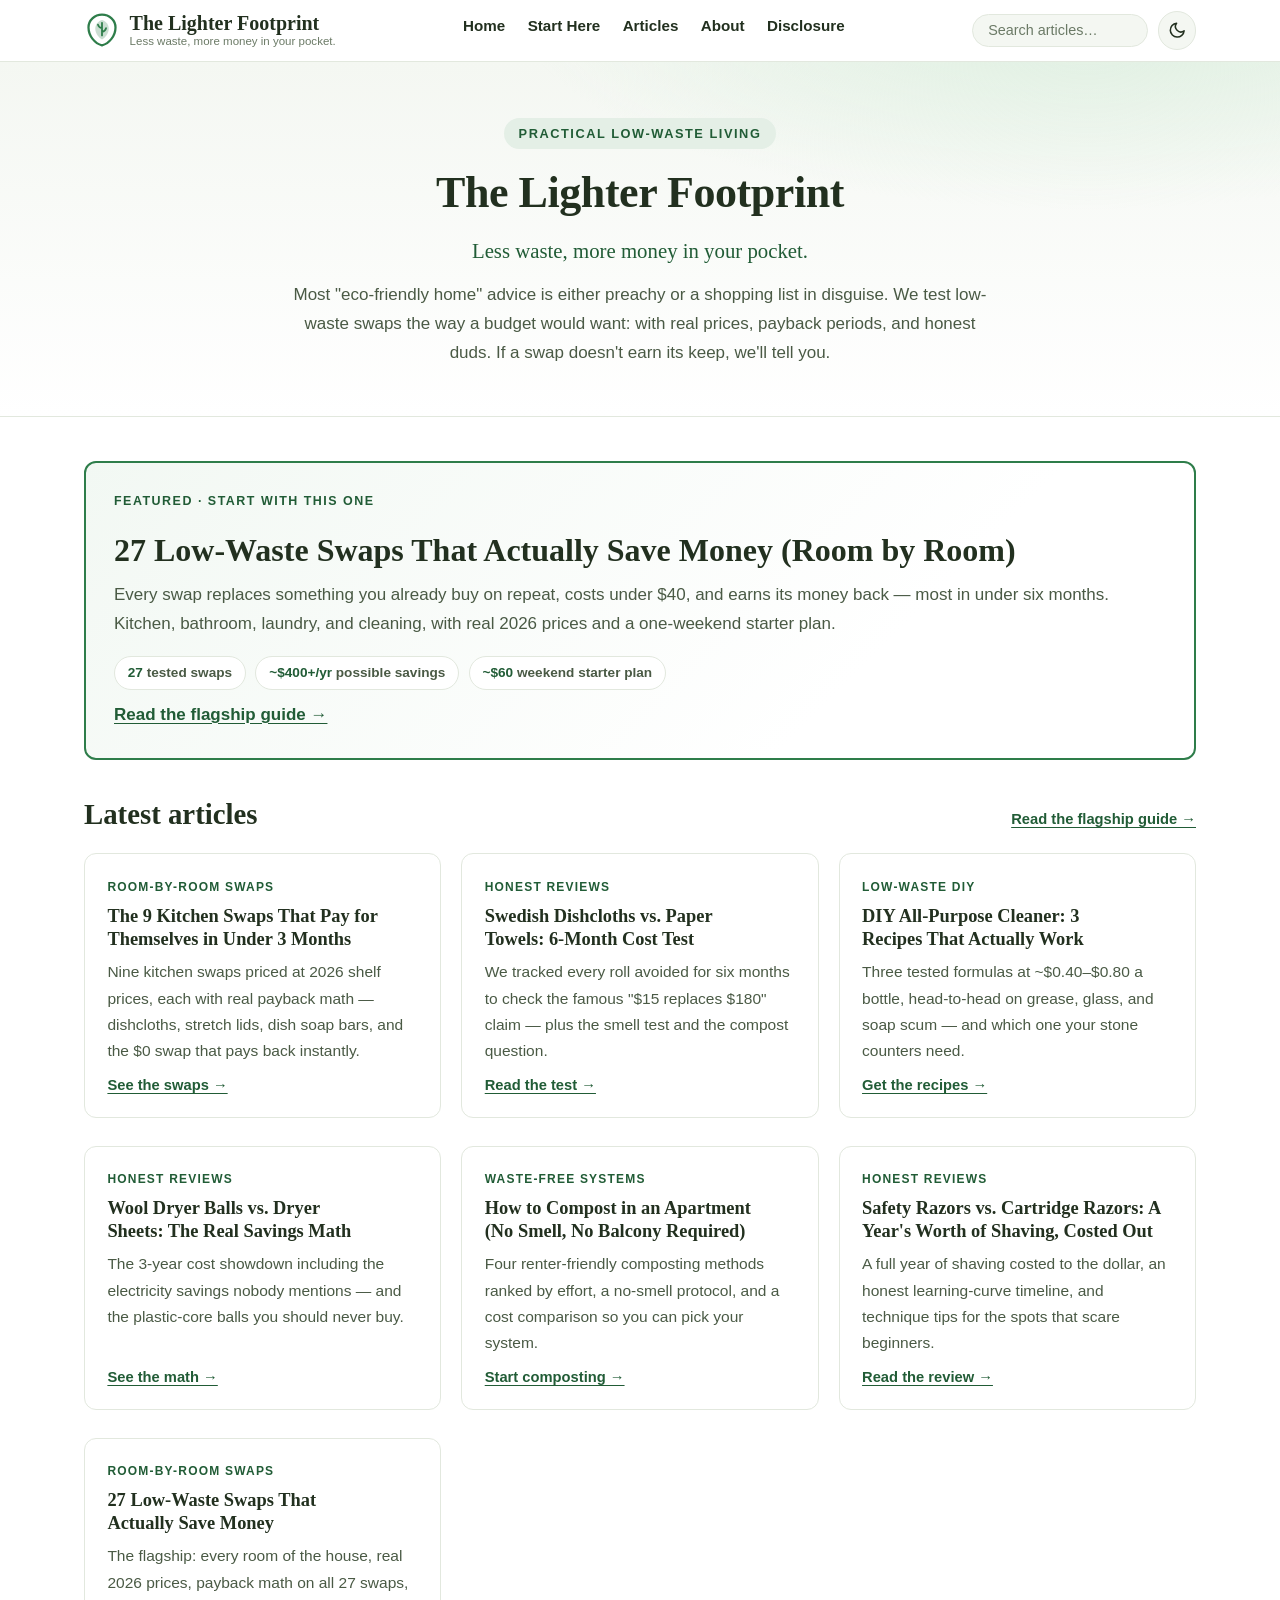
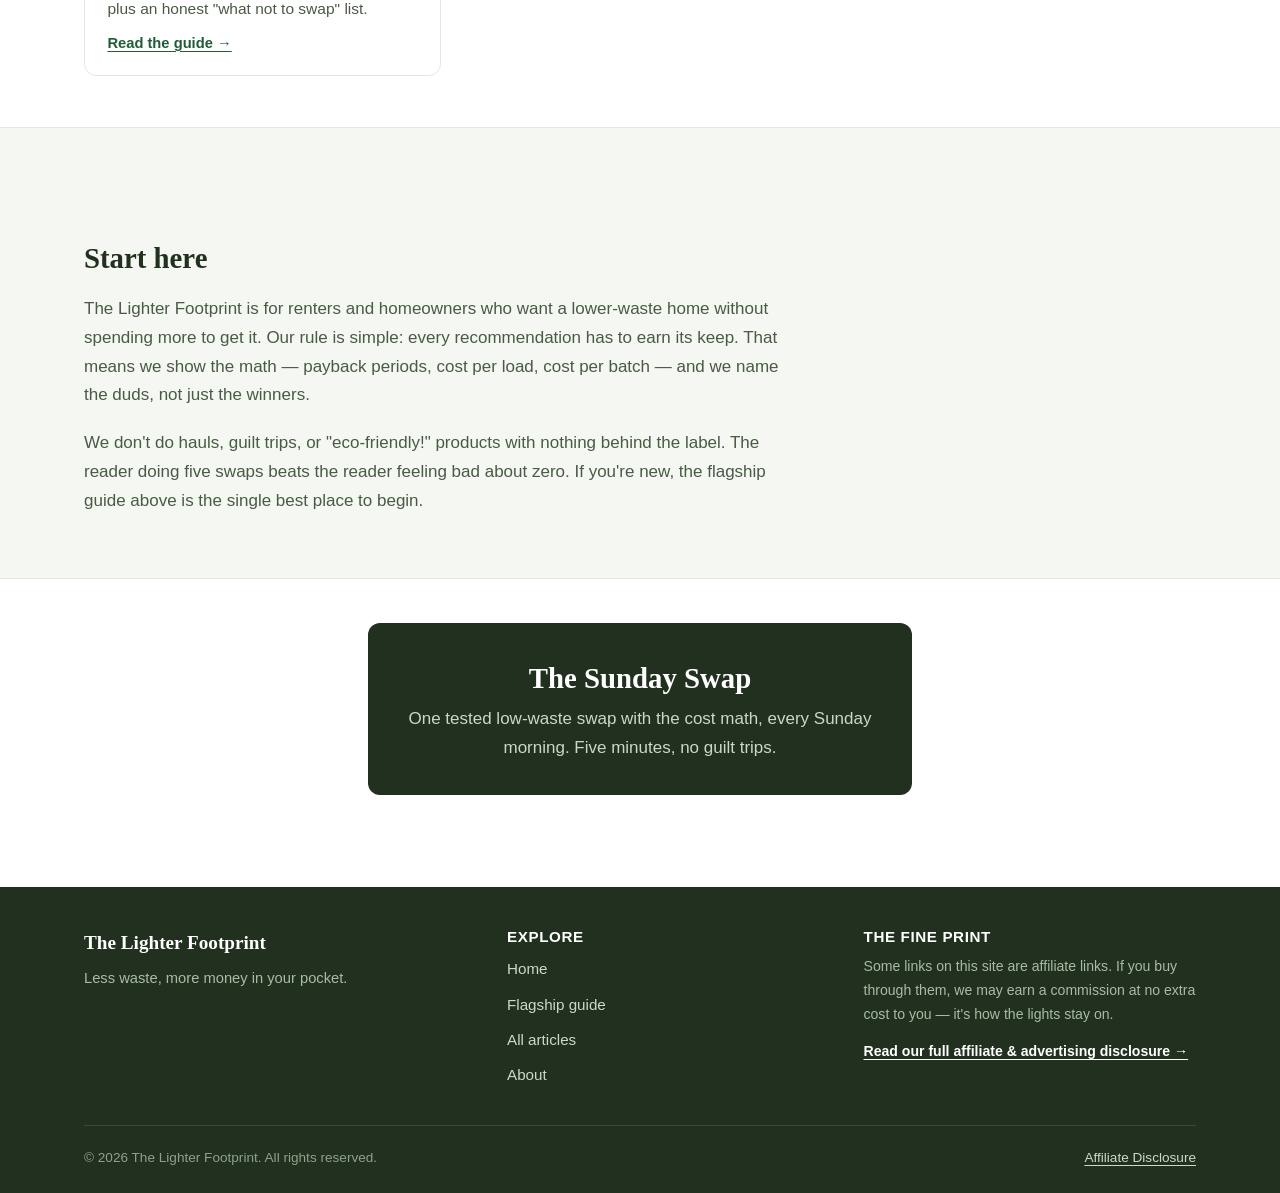
<file: index.html>
<!DOCTYPE html>
<html lang="en">
<head>
  <meta charset="utf-8">
  <meta name="viewport" content="width=device-width, initial-scale=1">
  <!-- MEDIVAVINE/JOURNEY: paste ad network script here -->
  <title>The Lighter Footprint — Less Waste, More Money in Your Pocket</title>
  <meta name="description" content="The Lighter Footprint helps renters and homeowners cut household waste without spending more — tested low-waste swaps, DIY recipes, and honest reviews, always with the cost math.">
  <meta property="og:title" content="The Lighter Footprint — Less Waste, More Money in Your Pocket">
  <meta property="og:description" content="Tested low-waste swaps, DIY cleaner recipes, and honest product reviews — every recommendation comes with the payback math.">
  <meta property="og:type" content="website">
  <meta property="og:url" content="https://eco-home.pages.dev/">
  <link rel="stylesheet" href="styles.css">
  <script>
  /* Set theme before first paint: stored choice, else OS preference. */
  (function(){try{var t=localStorage.getItem('tlf-theme');if(!t){t=(window.matchMedia&&window.matchMedia('(prefers-color-scheme: dark)').matches)?'dark':'light';}document.documentElement.setAttribute('data-theme',t);}catch(e){}})();
  </script>
  <link rel="canonical" href="https://eco-home.pages.dev/">
  <meta name="twitter:card" content="summary">
</head>
<body>

<header class="site-header">
  <div class="header-inner">
    <a class="brand" href="index.html" aria-label="The Lighter Footprint — home">
      <svg class="brand-mark" viewBox="0 0 40 40" role="img" aria-label="A green leaf inside a footprint outline">
        <path d="M20 3c-8.3 0-15 6.2-15 14.2C5 26.5 12 35 20 37c8-2 15-10.5 15-19.8C35 9.2 28.3 3 20 3z" fill="none" stroke="#2e7d4a" stroke-width="2.5"/>
        <path d="M20 9c-4.5 1.5-7.5 5-7.5 9.6 0 5.6 4.5 10.4 7.5 11.9 3-1.5 7.5-6.3 7.5-11.9C27.5 14 24.5 10.5 20 9z" fill="#2e7d4a" opacity="0.25"/>
        <path d="M20 12v14M20 18c-2.5-.5-4-2-4.5-4M20 22c2.5-.5 4-2 4.5-4" stroke="#2e7d4a" stroke-width="2" stroke-linecap="round" fill="none"/>
      </svg>
      <span class="brand-name">The Lighter Footprint<span class="brand-tag">Less waste, more money in your pocket.</span></span>
    </a>
    <button class="nav-toggle" id="navToggle" aria-expanded="false" aria-controls="siteNav" aria-label="Toggle navigation menu">
      <svg viewBox="0 0 24 24" fill="none" stroke="currentColor" stroke-width="2" stroke-linecap="round" aria-hidden="true">
        <path d="M4 7h16M4 12h16M4 17h16"/>
      </svg>
    </button>
    <nav class="site-nav" id="siteNav" aria-label="Main navigation">
      <ul>
        <li><a href="index.html" aria-current="page">Home</a></li>
        <li><a href="articles/27-low-waste-swaps-that-actually-save-money.html">Start Here</a></li>
        <li><a href="#articles">Articles</a></li>
        <li><a href="#about">About</a></li>
        <li><a href="disclosure.html">Disclosure</a></li>
      </ul>
    </nav>
    <div class="header-actions">
      <div class="site-search" data-search>
        <label class="visually-hidden" for="siteSearchInput">Search articles</label>
        <input class="site-search-input" id="siteSearchInput" type="search" placeholder="Search articles&hellip;" autocomplete="off" role="combobox" aria-expanded="false" aria-controls="siteSearchResults" aria-autocomplete="list">
        <div class="site-search-results" id="siteSearchResults" role="listbox" aria-label="Search results" hidden></div>
      </div>
      <button class="theme-toggle" id="themeToggle" type="button" aria-label="Switch to dark mode" aria-pressed="false">
        <svg class="icon-moon" viewBox="0 0 24 24" fill="none" stroke="currentColor" stroke-width="2" stroke-linecap="round" stroke-linejoin="round" aria-hidden="true"><path d="M21 12.8A9 9 0 1 1 11.2 3a7 7 0 0 0 9.8 9.8z"/></svg>
        <svg class="icon-sun" viewBox="0 0 24 24" fill="none" stroke="currentColor" stroke-width="2" stroke-linecap="round" aria-hidden="true"><circle cx="12" cy="12" r="4"/><path d="M12 2v2M12 20v2M4.9 4.9l1.4 1.4M17.7 17.7l1.4 1.4M2 12h2M20 12h2M4.9 19.1l1.4-1.4M17.7 6.3l1.4-1.4"/></svg>
      </button>
    </div>
  </div>
</header>

<main>
  <section class="hero">
    <div class="wrap">
      <span class="eyebrow">Practical low-waste living</span>
      <h1>The Lighter Footprint</h1>
      <p class="tagline">Less waste, more money in your pocket.</p>
      <p class="pitch">Most "eco-friendly home" advice is either preachy or a shopping list in disguise. We test low-waste swaps the way a budget would want: with real prices, payback periods, and honest duds. If a swap doesn't earn its keep, we'll tell you.</p>
    </div>
  </section>

  <section class="section" aria-labelledby="featured-heading">
    <div class="wrap">
      <div class="featured">
        <span class="kicker">Featured · Start with this one</span>
        <h2 id="featured-heading"><a href="articles/27-low-waste-swaps-that-actually-save-money.html">27 Low-Waste Swaps That Actually Save Money (Room by Room)</a></h2>
        <p>Every swap replaces something you already buy on repeat, costs under $40, and earns its money back — most in under six months. Kitchen, bathroom, laundry, and cleaning, with real 2026 prices and a one-weekend starter plan.</p>
        <div class="stat-row">
          <span class="stat"><strong>27</strong> tested swaps</span>
          <span class="stat"><strong>~$400+/yr</strong> possible savings</span>
          <span class="stat"><strong>~$60</strong> weekend starter plan</span>
        </div>
        <p><a href="articles/27-low-waste-swaps-that-actually-save-money.html"><strong>Read the flagship guide →</strong></a></p>
      </div>

      <div class="section-head" id="articles">
        <h2>Latest articles</h2>
        <a href="articles/27-low-waste-swaps-that-actually-save-money.html">Read the flagship guide →</a>
      </div>
      <ul class="card-grid">
        <li class="card">
          <span class="kicker">Room-by-Room Swaps</span>
          <h3><a href="articles/9-kitchen-swaps-that-pay-for-themselves.html">The 9 Kitchen Swaps That Pay for Themselves in Under 3 Months</a></h3>
          <p>Nine kitchen swaps priced at 2026 shelf prices, each with real payback math — dishcloths, stretch lids, dish soap bars, and the $0 swap that pays back instantly.</p>
          <a class="card-link" href="articles/9-kitchen-swaps-that-pay-for-themselves.html">See the swaps →</a>
        </li>
        <li class="card">
          <span class="kicker">Honest Reviews</span>
          <h3><a href="articles/swedish-dishcloths-vs-paper-towels-6-month-cost-test.html">Swedish Dishcloths vs. Paper Towels: 6-Month Cost Test</a></h3>
          <p>We tracked every roll avoided for six months to check the famous "$15 replaces $180" claim — plus the smell test and the compost question.</p>
          <a class="card-link" href="articles/swedish-dishcloths-vs-paper-towels-6-month-cost-test.html">Read the test →</a>
        </li>
        <li class="card">
          <span class="kicker">Low-Waste DIY</span>
          <h3><a href="articles/diy-all-purpose-cleaner-3-recipes.html">DIY All-Purpose Cleaner: 3 Recipes That Actually Work</a></h3>
          <p>Three tested formulas at ~$0.40–$0.80 a bottle, head-to-head on grease, glass, and soap scum — and which one your stone counters need.</p>
          <a class="card-link" href="articles/diy-all-purpose-cleaner-3-recipes.html">Get the recipes →</a>
        </li>
        <li class="card">
          <span class="kicker">Honest Reviews</span>
          <h3><a href="articles/wool-dryer-balls-vs-dryer-sheets.html">Wool Dryer Balls vs. Dryer Sheets: The Real Savings Math</a></h3>
          <p>The 3-year cost showdown including the electricity savings nobody mentions — and the plastic-core balls you should never buy.</p>
          <a class="card-link" href="articles/wool-dryer-balls-vs-dryer-sheets.html">See the math →</a>
        </li>
        <li class="card">
          <span class="kicker">Waste-Free Systems</span>
          <h3><a href="articles/how-to-compost-in-an-apartment.html">How to Compost in an Apartment (No Smell, No Balcony Required)</a></h3>
          <p>Four renter-friendly composting methods ranked by effort, a no-smell protocol, and a cost comparison so you can pick your system.</p>
          <a class="card-link" href="articles/how-to-compost-in-an-apartment.html">Start composting →</a>
        </li>
        <li class="card">
          <span class="kicker">Honest Reviews</span>
          <h3><a href="articles/safety-razors-vs-cartridge-razors.html">Safety Razors vs. Cartridge Razors: A Year's Worth of Shaving, Costed Out</a></h3>
          <p>A full year of shaving costed to the dollar, an honest learning-curve timeline, and technique tips for the spots that scare beginners.</p>
          <a class="card-link" href="articles/safety-razors-vs-cartridge-razors.html">Read the review →</a>
        </li>
        <li class="card">
          <span class="kicker">Room-by-Room Swaps</span>
          <h3><a href="articles/27-low-waste-swaps-that-actually-save-money.html">27 Low-Waste Swaps That Actually Save Money</a></h3>
          <p>The flagship: every room of the house, real 2026 prices, payback math on all 27 swaps, plus an honest "what not to swap" list.</p>
          <a class="card-link" href="articles/27-low-waste-swaps-that-actually-save-money.html">Read the guide →</a>
        </li>
      </ul>
    </div>
  </section>

  <section class="section band about" id="about" aria-labelledby="about-heading">
    <div class="wrap">
      <h2 id="about-heading">Start here</h2>
      <p>The Lighter Footprint is for renters and homeowners who want a lower-waste home without spending more to get it. Our rule is simple: every recommendation has to earn its keep. That means we show the math — payback periods, cost per load, cost per batch — and we name the duds, not just the winners.</p>
      <p>We don't do hauls, guilt trips, or "eco-friendly!" products with nothing behind the label. The reader doing five swaps beats the reader feeling bad about zero. If you're new, the flagship guide above is the single best place to begin.</p>
    </div>
  </section>

  <section class="section" aria-labelledby="newsletter-heading">
    <div class="wrap">
      <div class="newsletter-card">
        <h2 id="newsletter-heading">The Sunday Swap</h2>
        <p>One tested low-waste swap with the cost math, every Sunday morning. Five minutes, no guilt trips.</p>
        <!-- NEWSLETTER: paste Beehiiv/Substack embed here -->
      </div>
    </div>
  </section>
</main>

<footer class="site-footer">
  <div class="footer-inner">
    <div class="footer-grid">
      <div>
        <div class="footer-brand">The Lighter Footprint</div>
        <p class="footer-tag">Less waste, more money in your pocket.</p>
      </div>
      <nav class="footer-nav" aria-label="Footer navigation">
        <h3>Explore</h3>
        <ul>
          <li><a href="index.html">Home</a></li>
          <li><a href="articles/27-low-waste-swaps-that-actually-save-money.html">Flagship guide</a></li>
          <li><a href="#articles">All articles</a></li>
          <li><a href="#about">About</a></li>
        </ul>
      </nav>
      <div class="footer-note">
        <h3>The fine print</h3>
        <p>Some links on this site are affiliate links. If you buy through them, we may earn a commission at no extra cost to you — it's how the lights stay on.</p>
        <p><a href="disclosure.html" class="footer-note-link">Read our full affiliate &amp; advertising disclosure →</a></p>
      </div>
    </div>
    <div class="footer-bottom">
      <span>© 2026 The Lighter Footprint. All rights reserved.</span>
      <span><a href="disclosure.html">Affiliate Disclosure</a></span>
    </div>
  </div>
</footer>

<script src="assets/site.js"></script>
</body>
</html>
</file>
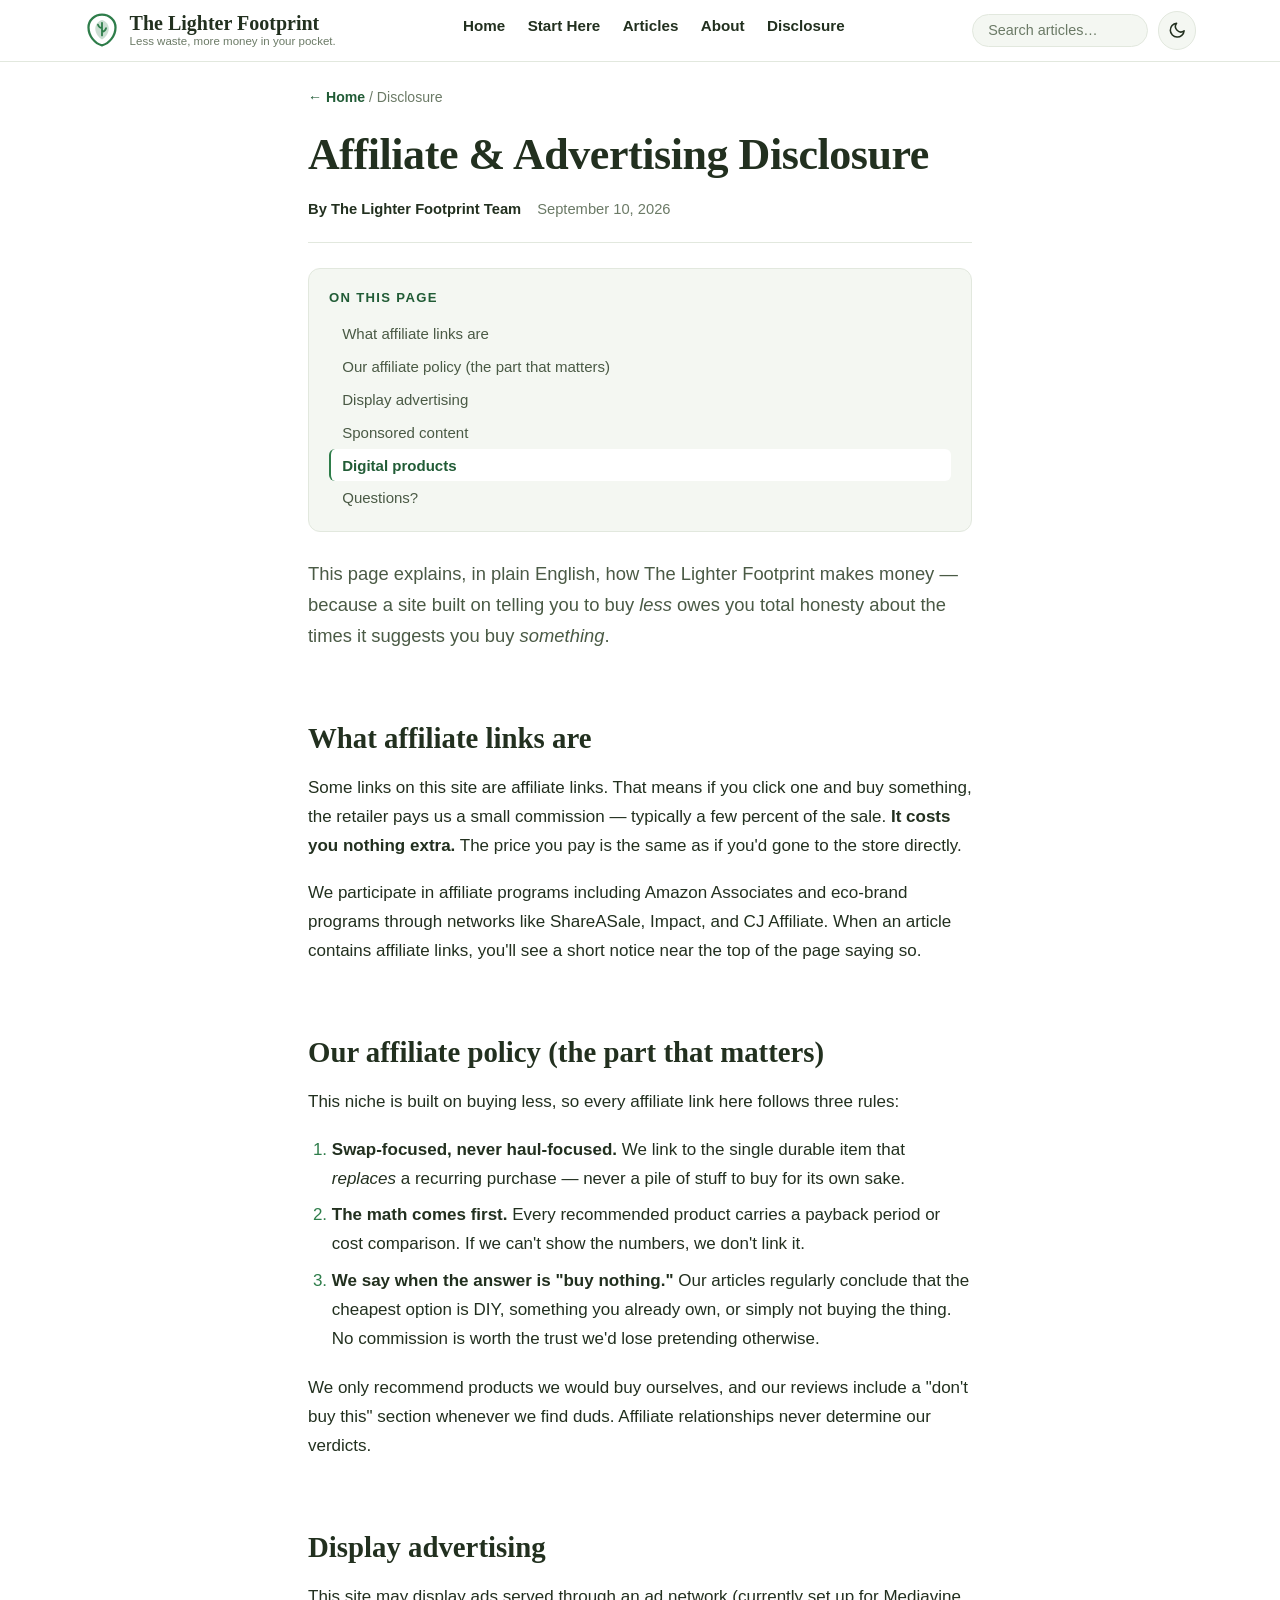
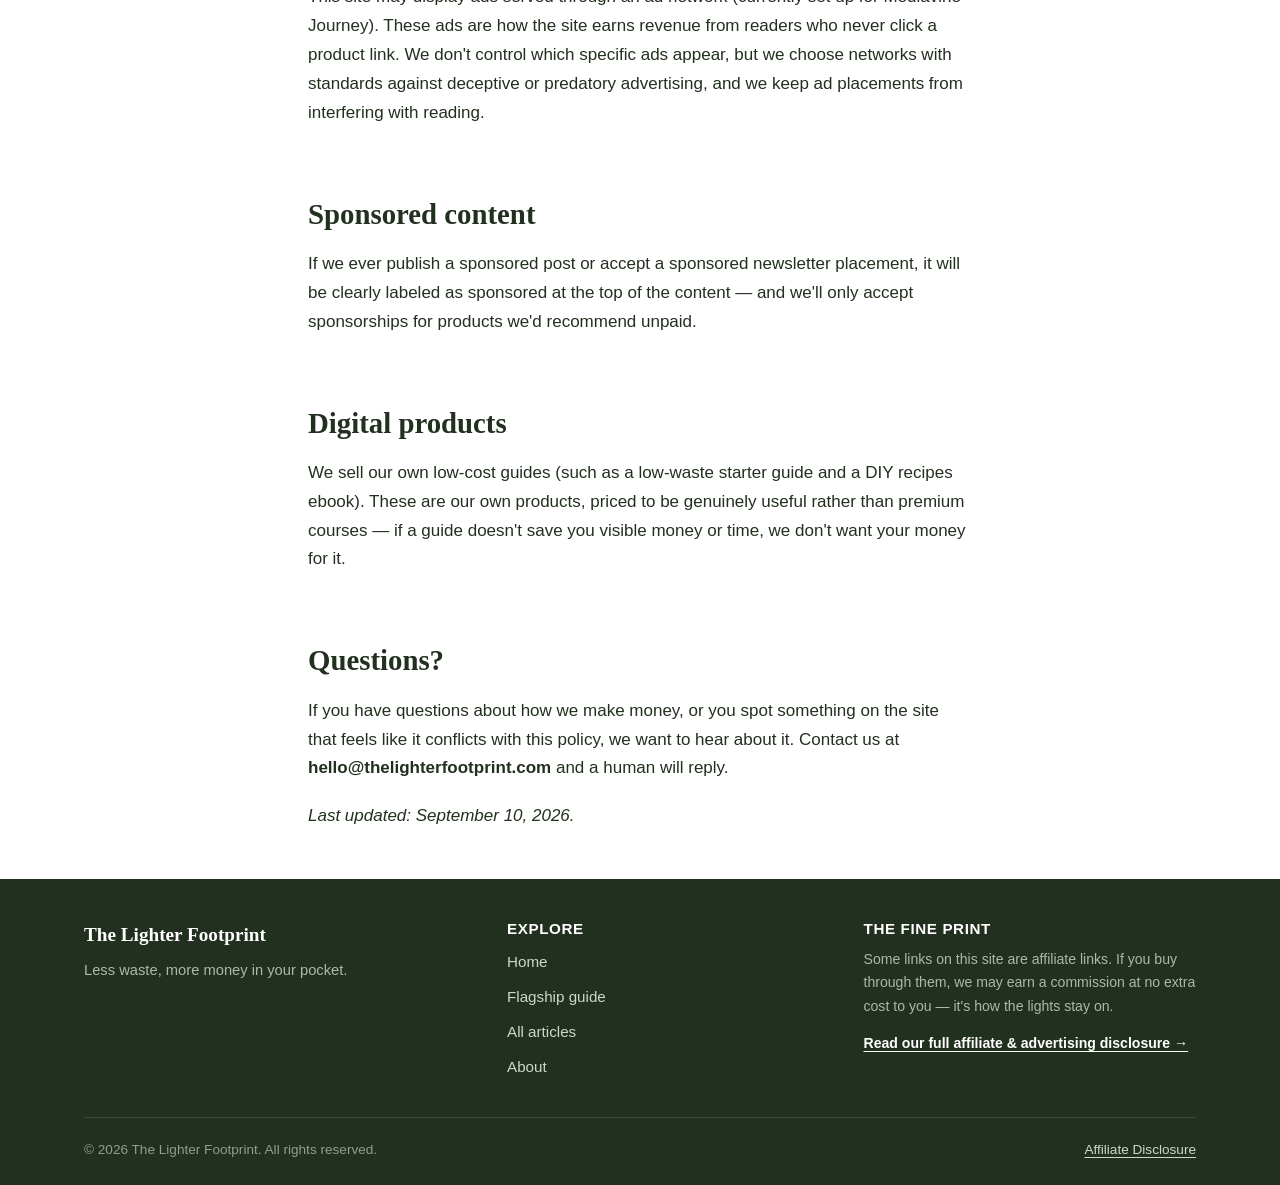
<file: disclosure.html>
<!DOCTYPE html>
<html lang="en">
<head>
  <meta charset="utf-8">
  <meta name="viewport" content="width=device-width, initial-scale=1">
  <!-- MEDIVAVINE/JOURNEY: paste ad network script here -->
  <title>Affiliate &amp; Advertising Disclosure | The Lighter Footprint</title>
  <meta name="description" content="How The Lighter Footprint makes money: affiliate links, display ads, and our promise to recommend only swaps we'd buy ourselves.">
  <meta property="og:title" content="Affiliate &amp; Advertising Disclosure | The Lighter Footprint">
  <meta property="og:description" content="Plain-English disclosure: what affiliate links are, how display ads work here, and why trust is the whole business model.">
  <meta property="og:type" content="website">
  <meta property="og:url" content="https://eco-home.pages.dev/disclosure.html">
  <link rel="stylesheet" href="styles.css">
  <script>
  /* Set theme before first paint: stored choice, else OS preference. */
  (function(){try{var t=localStorage.getItem('tlf-theme');if(!t){t=(window.matchMedia&&window.matchMedia('(prefers-color-scheme: dark)').matches)?'dark':'light';}document.documentElement.setAttribute('data-theme',t);}catch(e){}})();
  </script>
  <link rel="canonical" href="https://eco-home.pages.dev/disclosure.html">
  <meta name="twitter:card" content="summary">
</head>
<body class="article-page">

<header class="site-header">
  <div class="header-inner">
    <a class="brand" href="index.html" aria-label="The Lighter Footprint — home">
      <svg class="brand-mark" viewBox="0 0 40 40" role="img" aria-label="A green leaf inside a footprint outline">
        <path d="M20 3c-8.3 0-15 6.2-15 14.2C5 26.5 12 35 20 37c8-2 15-10.5 15-19.8C35 9.2 28.3 3 20 3z" fill="none" stroke="#2e7d4a" stroke-width="2.5"/>
        <path d="M20 9c-4.5 1.5-7.5 5-7.5 9.6 0 5.6 4.5 10.4 7.5 11.9 3-1.5 7.5-6.3 7.5-11.9C27.5 14 24.5 10.5 20 9z" fill="#2e7d4a" opacity="0.25"/>
        <path d="M20 12v14M20 18c-2.5-.5-4-2-4.5-4M20 22c2.5-.5 4-2 4.5-4" stroke="#2e7d4a" stroke-width="2" stroke-linecap="round" fill="none"/>
      </svg>
      <span class="brand-name">The Lighter Footprint<span class="brand-tag">Less waste, more money in your pocket.</span></span>
    </a>
    <button class="nav-toggle" id="navToggle" aria-expanded="false" aria-controls="siteNav" aria-label="Toggle navigation menu">
      <svg viewBox="0 0 24 24" fill="none" stroke="currentColor" stroke-width="2" stroke-linecap="round" aria-hidden="true">
        <path d="M4 7h16M4 12h16M4 17h16"/>
      </svg>
    </button>
    <nav class="site-nav" id="siteNav" aria-label="Main navigation">
      <ul>
        <li><a href="index.html">Home</a></li>
        <li><a href="articles/27-low-waste-swaps-that-actually-save-money.html">Start Here</a></li>
        <li><a href="index.html#articles">Articles</a></li>
        <li><a href="index.html#about">About</a></li>
        <li><a href="disclosure.html" aria-current="page">Disclosure</a></li>
      </ul>
    </nav>
    <div class="header-actions">
      <div class="site-search" data-search>
        <label class="visually-hidden" for="siteSearchInput">Search articles</label>
        <input class="site-search-input" id="siteSearchInput" type="search" placeholder="Search articles&hellip;" autocomplete="off" role="combobox" aria-expanded="false" aria-controls="siteSearchResults" aria-autocomplete="list">
        <div class="site-search-results" id="siteSearchResults" role="listbox" aria-label="Search results" hidden></div>
      </div>
      <button class="theme-toggle" id="themeToggle" type="button" aria-label="Switch to dark mode" aria-pressed="false">
        <svg class="icon-moon" viewBox="0 0 24 24" fill="none" stroke="currentColor" stroke-width="2" stroke-linecap="round" stroke-linejoin="round" aria-hidden="true"><path d="M21 12.8A9 9 0 1 1 11.2 3a7 7 0 0 0 9.8 9.8z"/></svg>
        <svg class="icon-sun" viewBox="0 0 24 24" fill="none" stroke="currentColor" stroke-width="2" stroke-linecap="round" aria-hidden="true"><circle cx="12" cy="12" r="4"/><path d="M12 2v2M12 20v2M4.9 4.9l1.4 1.4M17.7 17.7l1.4 1.4M2 12h2M20 12h2M4.9 19.1l1.4-1.4M17.7 6.3l1.4-1.4"/></svg>
      </button>
    </div>
  </div>
</header>

<main>
  <div class="wrap-narrow">
    <p class="breadcrumb"><a href="index.html">← Home</a> / Disclosure</p>

    <article>
      <header class="article-head">
        <h1>Affiliate &amp; Advertising Disclosure</h1>
        <p class="byline">
          <span class="author">By The Lighter Footprint Team</span>
          <time datetime="2026-09-10">September 10, 2026</time>
        </p>
      </header>

      <p class="lede">This page explains, in plain English, how The Lighter Footprint makes money — because a site built on telling you to buy <em>less</em> owes you total honesty about the times it suggests you buy <em>something</em>.</p>

      <h2>What affiliate links are</h2>
      <p>Some links on this site are affiliate links. That means if you click one and buy something, the retailer pays us a small commission — typically a few percent of the sale. <strong>It costs you nothing extra.</strong> The price you pay is the same as if you'd gone to the store directly.</p>
      <p>We participate in affiliate programs including Amazon Associates and eco-brand programs through networks like ShareASale, Impact, and CJ Affiliate. When an article contains affiliate links, you'll see a short notice near the top of the page saying so.</p>

      <h2>Our affiliate policy (the part that matters)</h2>
      <p>This niche is built on buying less, so every affiliate link here follows three rules:</p>
      <ol>
        <li><strong>Swap-focused, never haul-focused.</strong> We link to the single durable item that <em>replaces</em> a recurring purchase — never a pile of stuff to buy for its own sake.</li>
        <li><strong>The math comes first.</strong> Every recommended product carries a payback period or cost comparison. If we can't show the numbers, we don't link it.</li>
        <li><strong>We say when the answer is "buy nothing."</strong> Our articles regularly conclude that the cheapest option is DIY, something you already own, or simply not buying the thing. No commission is worth the trust we'd lose pretending otherwise.</li>
      </ol>
      <p>We only recommend products we would buy ourselves, and our reviews include a "don't buy this" section whenever we find duds. Affiliate relationships never determine our verdicts.</p>

      <h2>Display advertising</h2>
      <p>This site may display ads served through an ad network (currently set up for Mediavine Journey). These ads are how the site earns revenue from readers who never click a product link. We don't control which specific ads appear, but we choose networks with standards against deceptive or predatory advertising, and we keep ad placements from interfering with reading.</p>

      <h2>Sponsored content</h2>
      <p>If we ever publish a sponsored post or accept a sponsored newsletter placement, it will be clearly labeled as sponsored at the top of the content — and we'll only accept sponsorships for products we'd recommend unpaid.</p>

      <h2>Digital products</h2>
      <p>We sell our own low-cost guides (such as a low-waste starter guide and a DIY recipes ebook). These are our own products, priced to be genuinely useful rather than premium courses — if a guide doesn't save you visible money or time, we don't want your money for it.</p>

      <h2>Questions?</h2>
      <p>If you have questions about how we make money, or you spot something on the site that feels like it conflicts with this policy, we want to hear about it. Contact us at <strong>hello@thelighterfootprint.com</strong> and a human will reply.</p>
      <p><em>Last updated: September 10, 2026.</em></p>
    </article>
  </div>
</main>

<footer class="site-footer">
  <div class="footer-inner">
    <div class="footer-grid">
      <div>
        <div class="footer-brand">The Lighter Footprint</div>
        <p class="footer-tag">Less waste, more money in your pocket.</p>
      </div>
      <nav class="footer-nav" aria-label="Footer navigation">
        <h3>Explore</h3>
        <ul>
          <li><a href="index.html">Home</a></li>
          <li><a href="articles/27-low-waste-swaps-that-actually-save-money.html">Flagship guide</a></li>
          <li><a href="index.html#articles">All articles</a></li>
          <li><a href="index.html#about">About</a></li>
        </ul>
      </nav>
      <div class="footer-note">
        <h3>The fine print</h3>
        <p>Some links on this site are affiliate links. If you buy through them, we may earn a commission at no extra cost to you — it's how the lights stay on.</p>
        <p><a href="disclosure.html" class="footer-note-link">Read our full affiliate &amp; advertising disclosure →</a></p>
      </div>
    </div>
    <div class="footer-bottom">
      <span>© 2026 The Lighter Footprint. All rights reserved.</span>
      <span><a href="disclosure.html">Affiliate Disclosure</a></span>
    </div>
  </div>
</footer>

<script src="assets/site.js"></script>
</body>
</html>
</file>
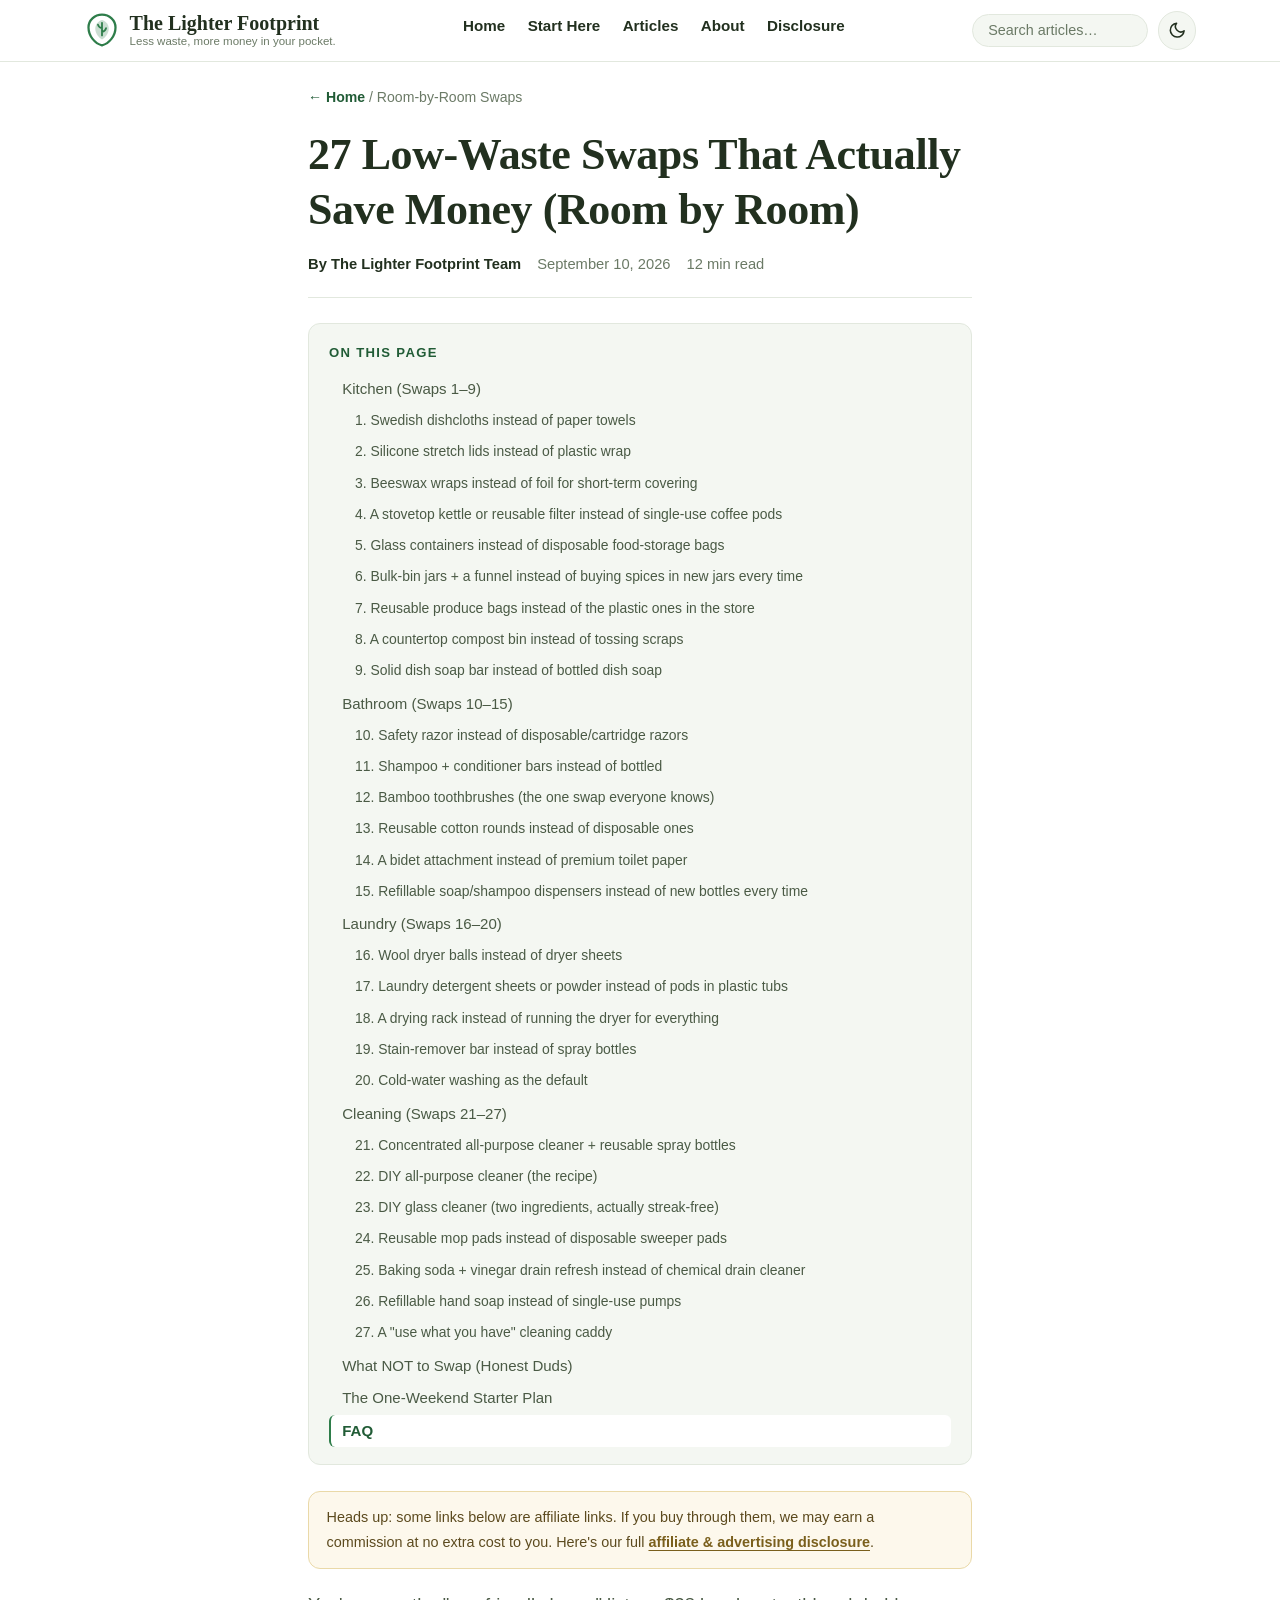
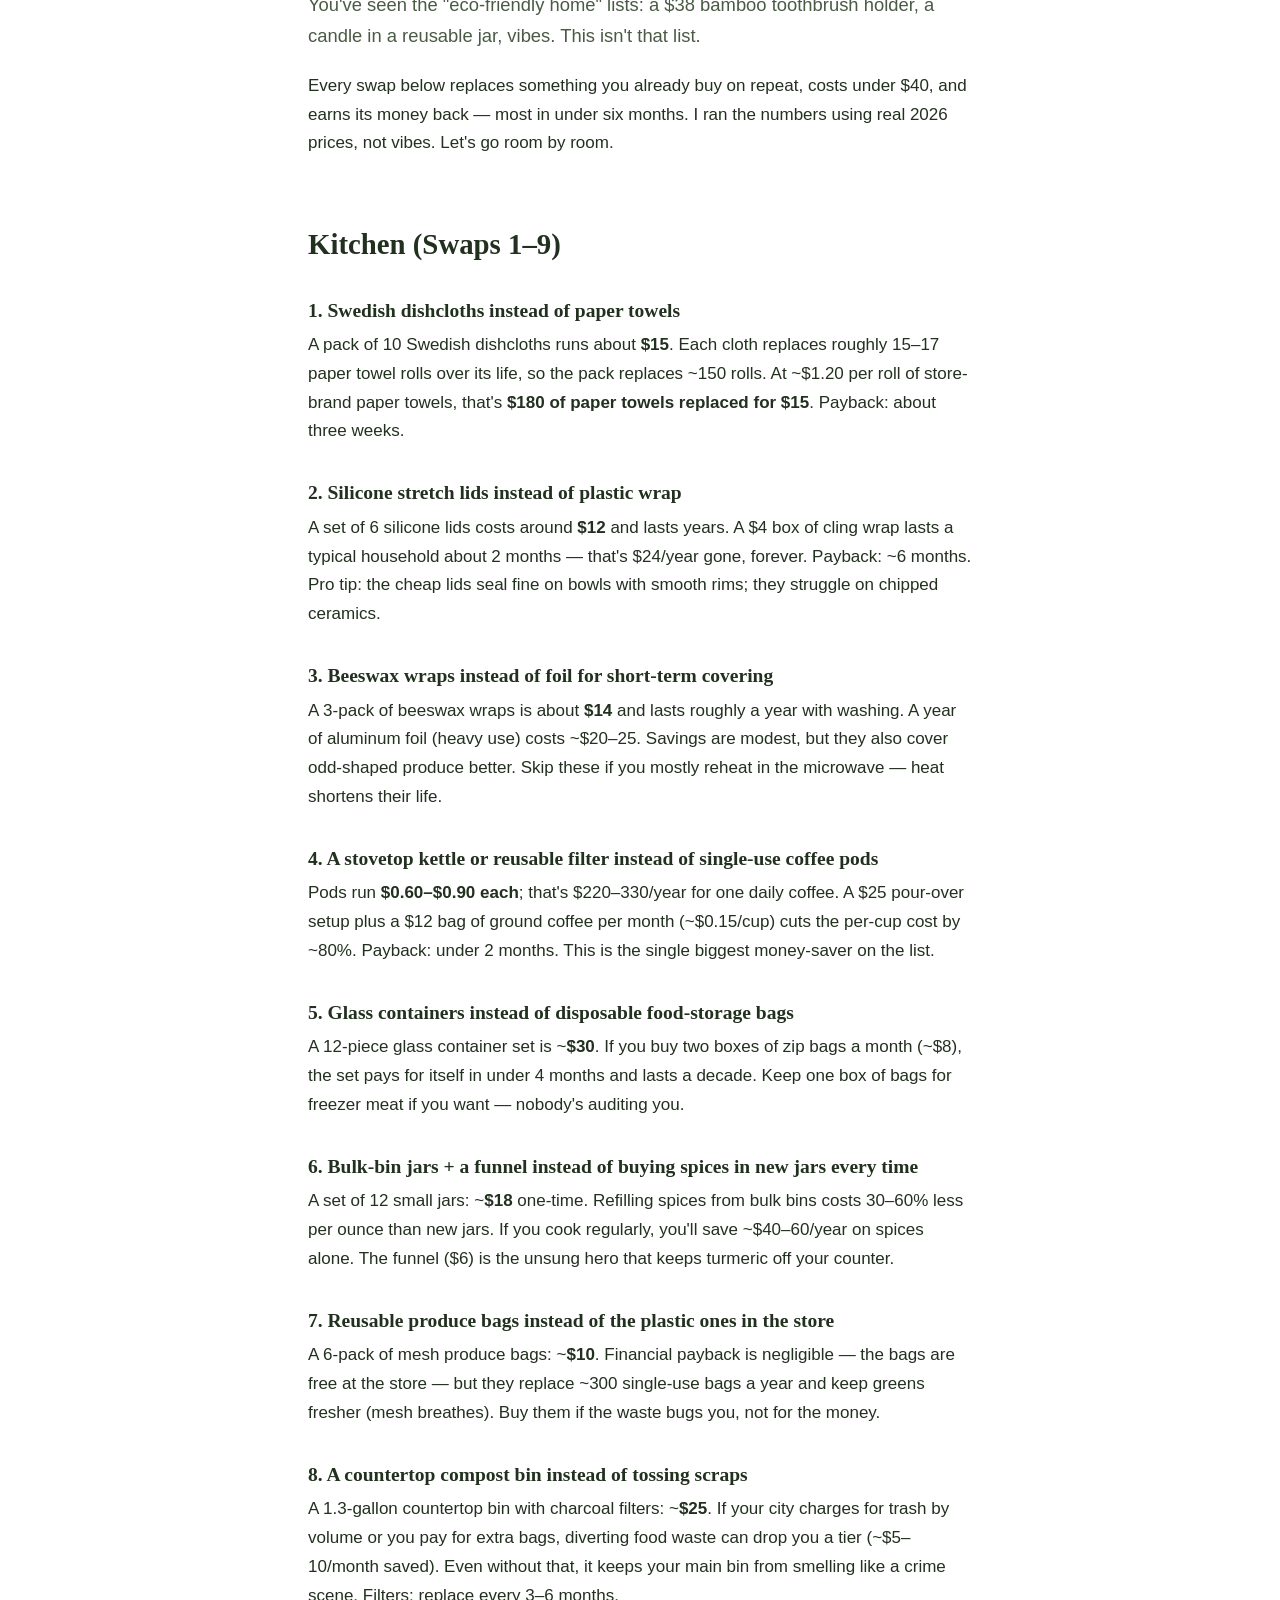
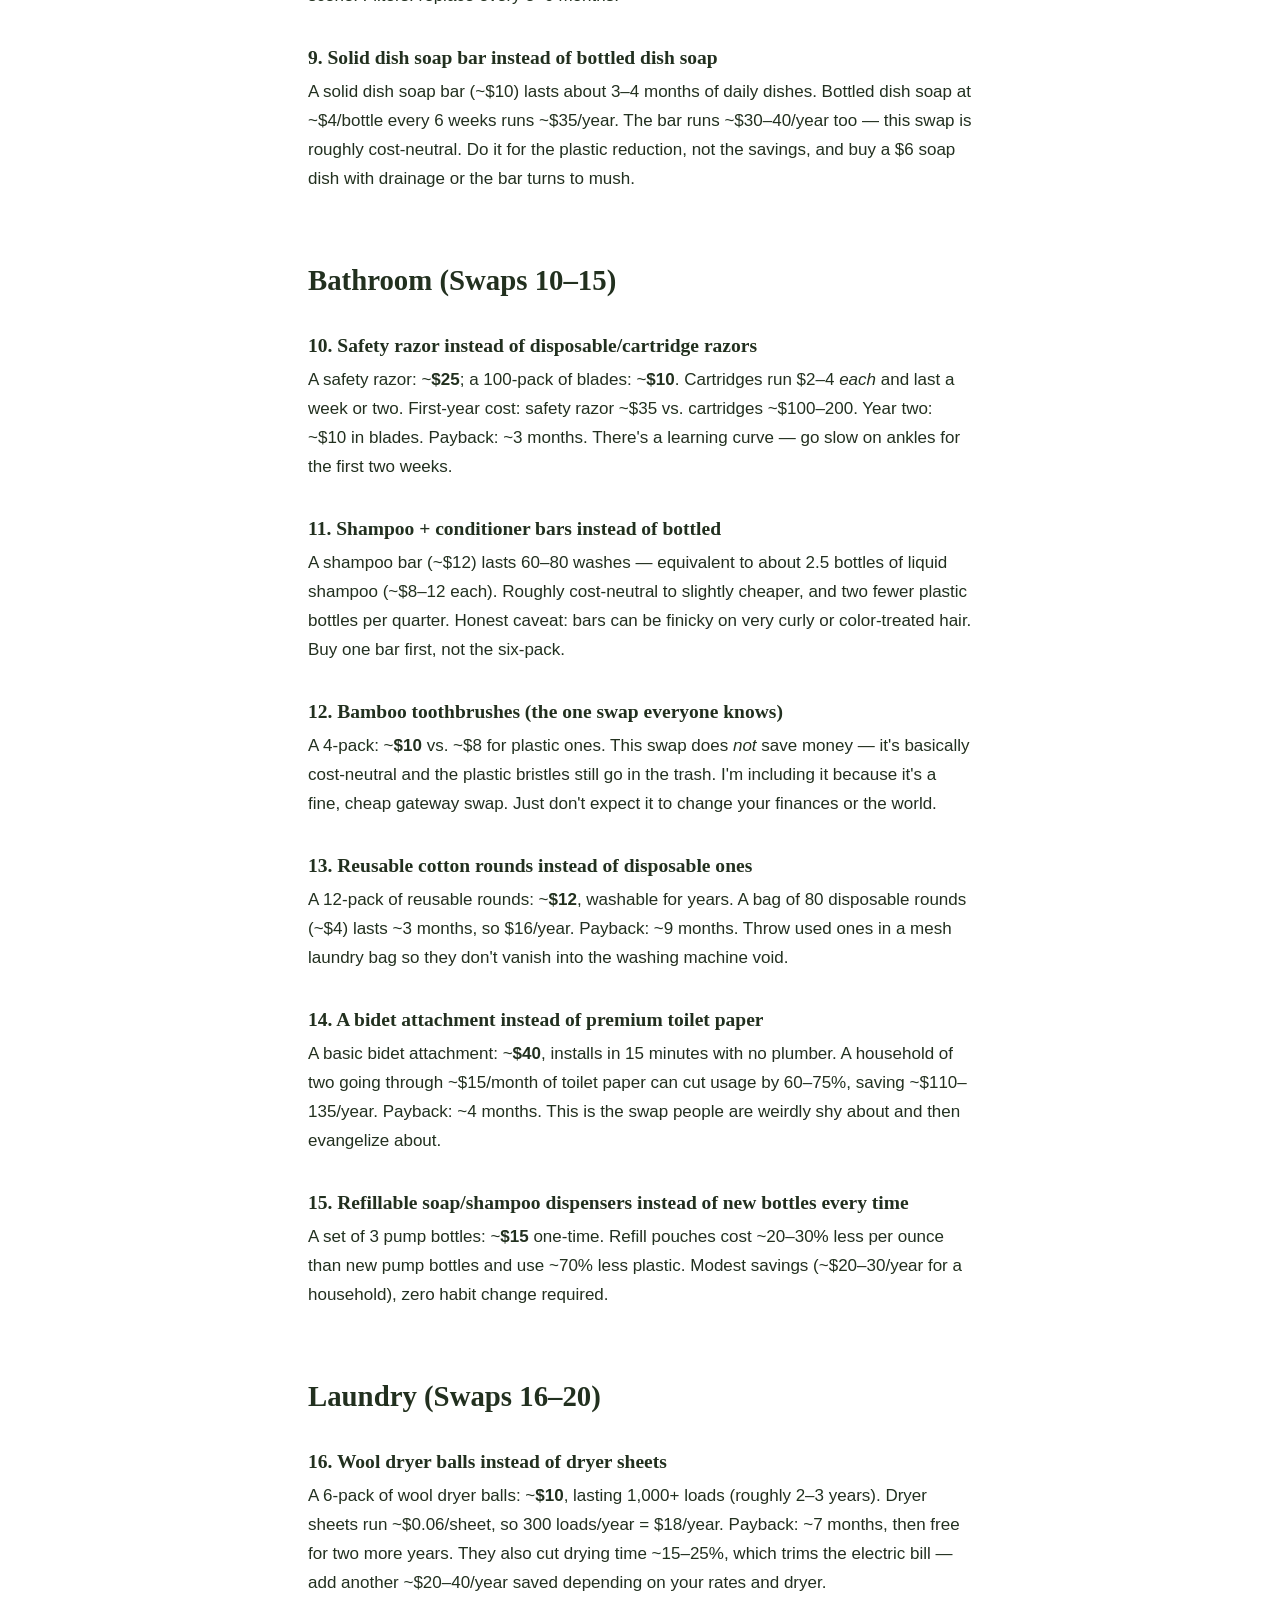
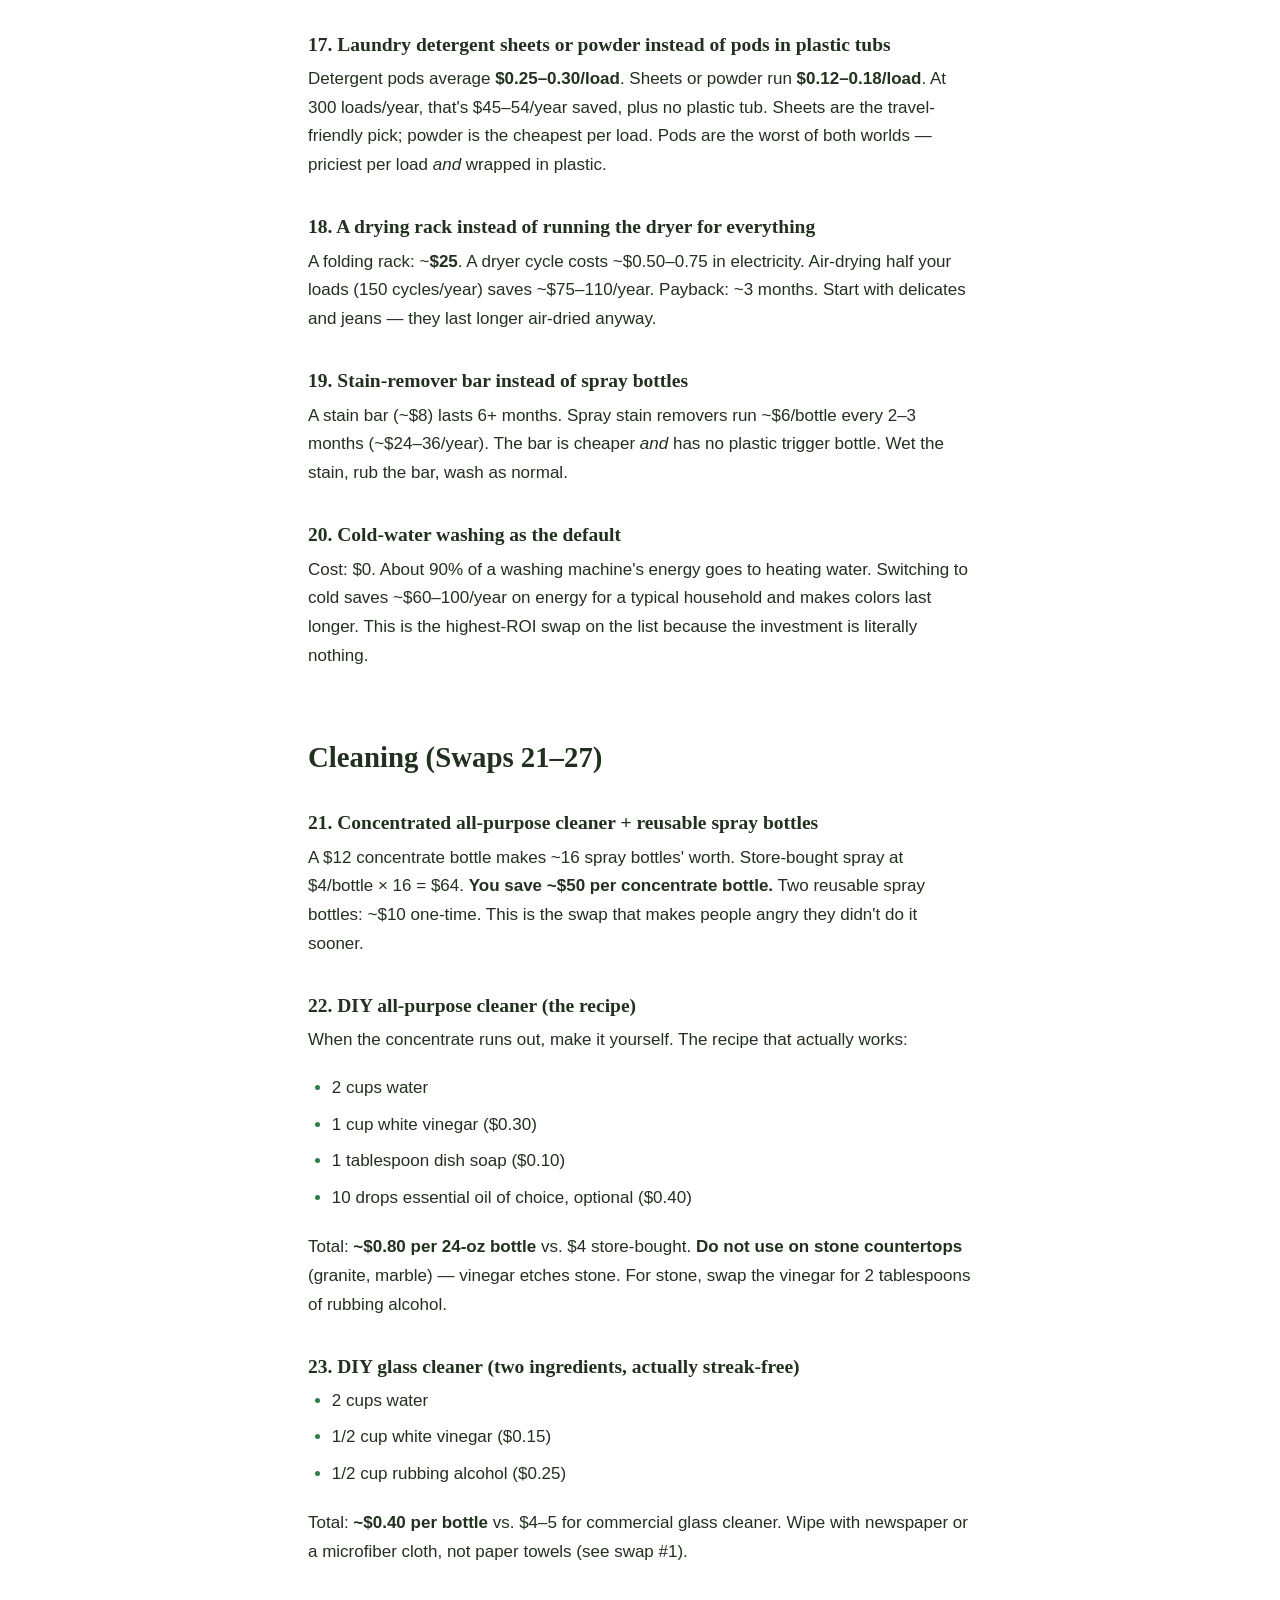
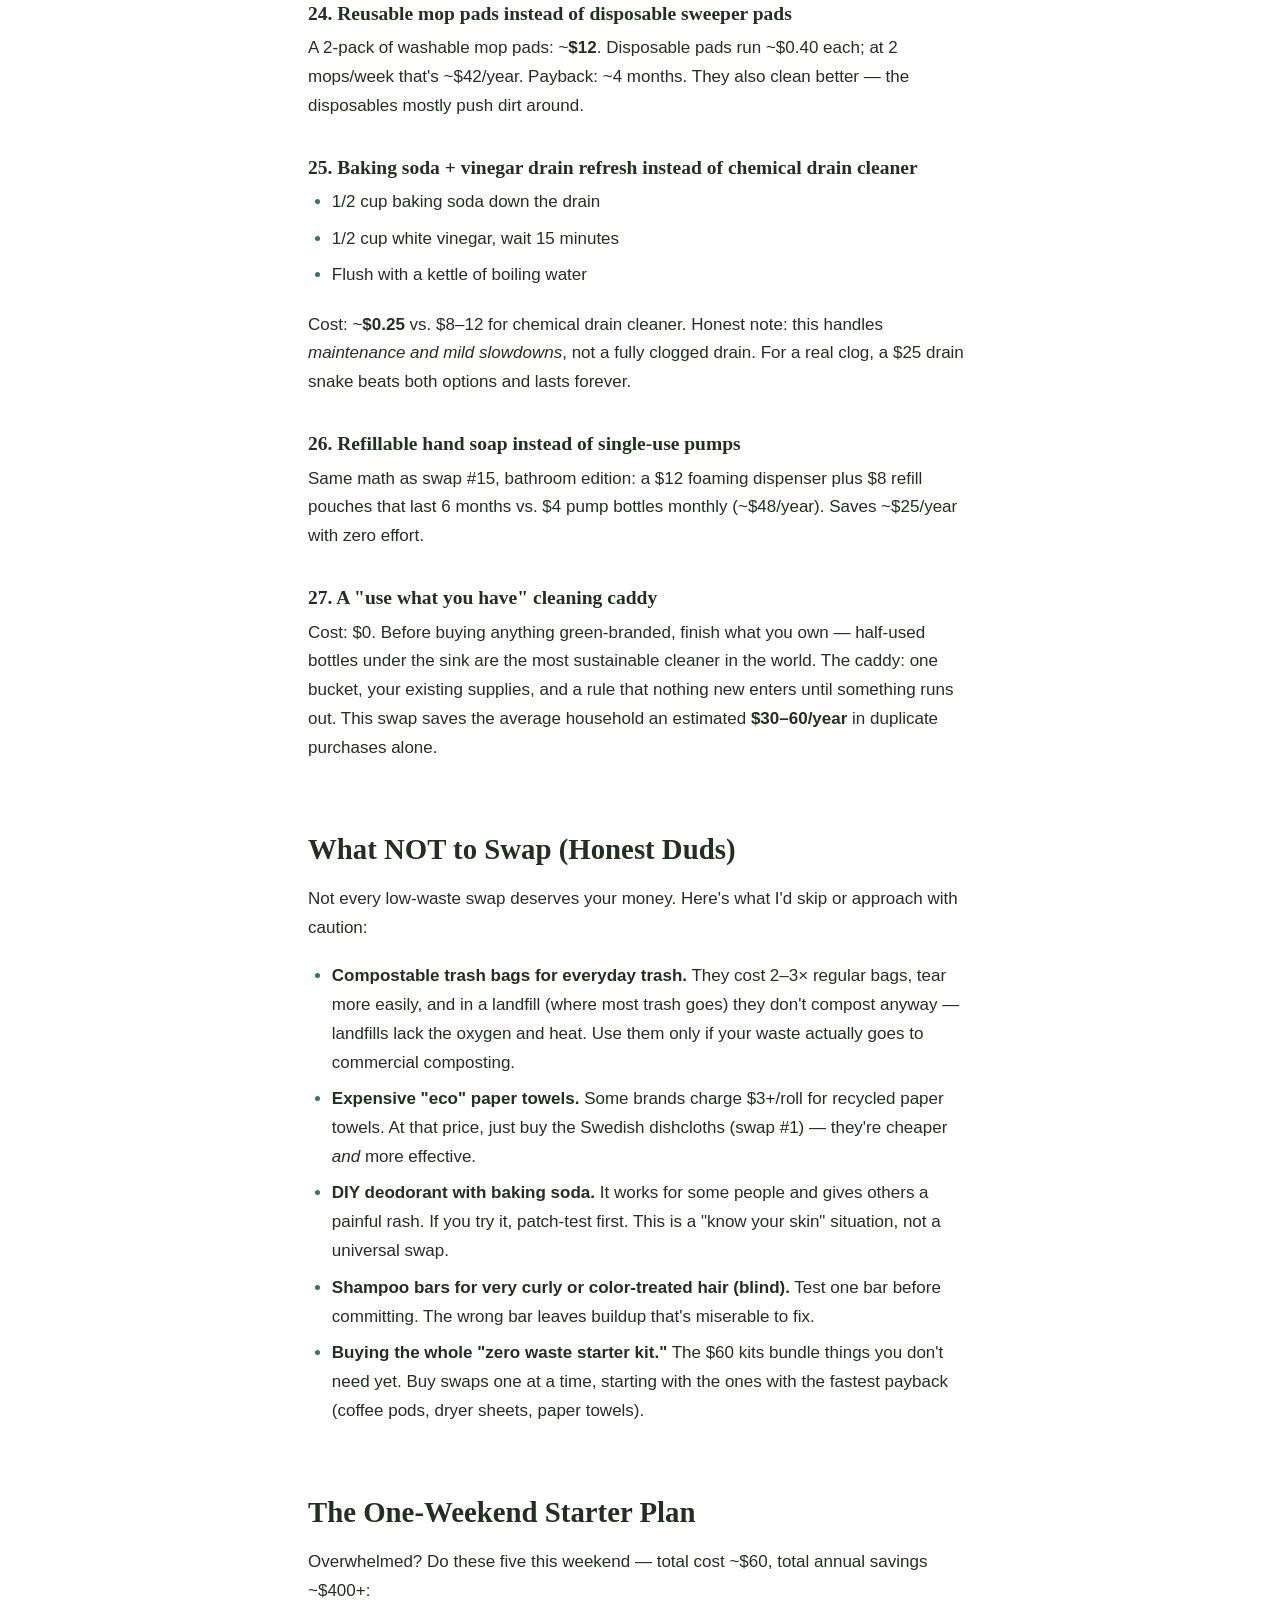
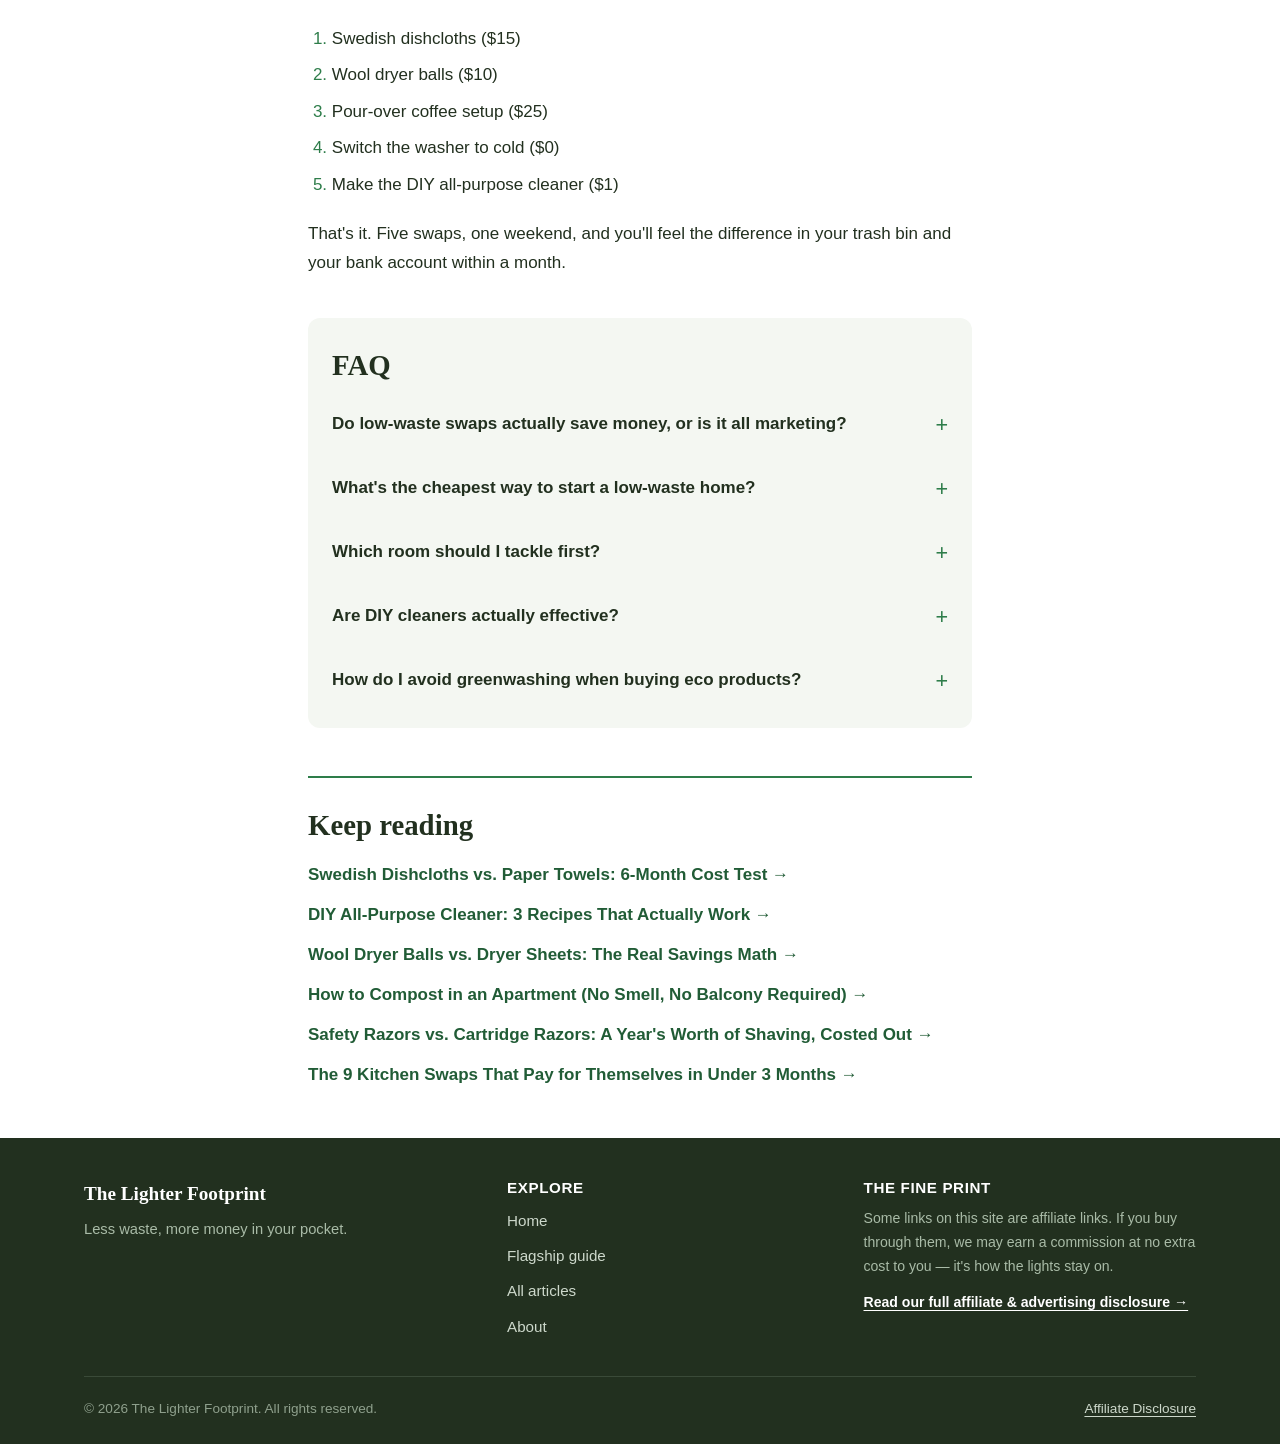
<file: articles/27-low-waste-swaps-that-actually-save-money.html>
<!DOCTYPE html>
<html lang="en">
<head>
  <meta charset="utf-8">
  <meta name="viewport" content="width=device-width, initial-scale=1">
  <!-- MEDIVAVINE/JOURNEY: paste ad network script here -->
  <title>27 Low-Waste Swaps That Actually Save Money (Room by Room) | The Lighter Footprint</title>
  <meta name="description" content="27 low-waste home swaps that earn their money back — most in under six months. Real 2026 prices, payback math for kitchen, bathroom, laundry, and cleaning, plus an honest duds list.">
  <meta property="og:title" content="27 Low-Waste Swaps That Actually Save Money (Room by Room)">
  <meta property="og:description" content="Every swap replaces something you already buy on repeat, costs under $40, and earns its money back — with real 2026 prices and payback math.">
  <meta property="og:type" content="article">
  <meta property="og:url" content="https://eco-home.pages.dev/articles/27-low-waste-swaps-that-actually-save-money.html">
  <link rel="stylesheet" href="../styles.css">
  <script>
  /* Set theme before first paint: stored choice, else OS preference. */
  (function(){try{var t=localStorage.getItem('tlf-theme');if(!t){t=(window.matchMedia&&window.matchMedia('(prefers-color-scheme: dark)').matches)?'dark':'light';}document.documentElement.setAttribute('data-theme',t);}catch(e){}})();
  </script>
  <link rel="canonical" href="https://eco-home.pages.dev/articles/27-low-waste-swaps-that-actually-save-money.html">
  <meta name="twitter:card" content="summary">
</head>
<body class="article-page">

<header class="site-header">
  <div class="header-inner">
    <a class="brand" href="../index.html" aria-label="The Lighter Footprint — home">
      <svg class="brand-mark" viewBox="0 0 40 40" role="img" aria-label="A green leaf inside a footprint outline">
        <path d="M20 3c-8.3 0-15 6.2-15 14.2C5 26.5 12 35 20 37c8-2 15-10.5 15-19.8C35 9.2 28.3 3 20 3z" fill="none" stroke="#2e7d4a" stroke-width="2.5"/>
        <path d="M20 9c-4.5 1.5-7.5 5-7.5 9.6 0 5.6 4.5 10.4 7.5 11.9 3-1.5 7.5-6.3 7.5-11.9C27.5 14 24.5 10.5 20 9z" fill="#2e7d4a" opacity="0.25"/>
        <path d="M20 12v14M20 18c-2.5-.5-4-2-4.5-4M20 22c2.5-.5 4-2 4.5-4" stroke="#2e7d4a" stroke-width="2" stroke-linecap="round" fill="none"/>
      </svg>
      <span class="brand-name">The Lighter Footprint<span class="brand-tag">Less waste, more money in your pocket.</span></span>
    </a>
    <button class="nav-toggle" id="navToggle" aria-expanded="false" aria-controls="siteNav" aria-label="Toggle navigation menu">
      <svg viewBox="0 0 24 24" fill="none" stroke="currentColor" stroke-width="2" stroke-linecap="round" aria-hidden="true">
        <path d="M4 7h16M4 12h16M4 17h16"/>
      </svg>
    </button>
    <nav class="site-nav" id="siteNav" aria-label="Main navigation">
      <ul>
        <li><a href="../index.html">Home</a></li>
        <li><a href="27-low-waste-swaps-that-actually-save-money.html" aria-current="page">Start Here</a></li>
        <li><a href="../index.html#articles">Articles</a></li>
        <li><a href="../index.html#about">About</a></li>
        <li><a href="../disclosure.html">Disclosure</a></li>
      </ul>
    </nav>
    <div class="header-actions">
      <div class="site-search" data-search>
        <label class="visually-hidden" for="siteSearchInput">Search articles</label>
        <input class="site-search-input" id="siteSearchInput" type="search" placeholder="Search articles&hellip;" autocomplete="off" role="combobox" aria-expanded="false" aria-controls="siteSearchResults" aria-autocomplete="list">
        <div class="site-search-results" id="siteSearchResults" role="listbox" aria-label="Search results" hidden></div>
      </div>
      <button class="theme-toggle" id="themeToggle" type="button" aria-label="Switch to dark mode" aria-pressed="false">
        <svg class="icon-moon" viewBox="0 0 24 24" fill="none" stroke="currentColor" stroke-width="2" stroke-linecap="round" stroke-linejoin="round" aria-hidden="true"><path d="M21 12.8A9 9 0 1 1 11.2 3a7 7 0 0 0 9.8 9.8z"/></svg>
        <svg class="icon-sun" viewBox="0 0 24 24" fill="none" stroke="currentColor" stroke-width="2" stroke-linecap="round" aria-hidden="true"><circle cx="12" cy="12" r="4"/><path d="M12 2v2M12 20v2M4.9 4.9l1.4 1.4M17.7 17.7l1.4 1.4M2 12h2M20 12h2M4.9 19.1l1.4-1.4M17.7 6.3l1.4-1.4"/></svg>
      </button>
    </div>
  </div>
</header>

<main>
  <div class="wrap-narrow">
    <p class="breadcrumb"><a href="../index.html"><span aria-hidden="true">←</span> Home</a> / Room-by-Room Swaps</p>

    <article>
      <header class="article-head">
        <h1>27 Low-Waste Swaps That Actually Save Money (Room by Room)</h1>
        <p class="byline">
          <span class="author">By The Lighter Footprint Team</span>
          <time datetime="2026-09-10">September 10, 2026</time>
          <span>12 min read</span>
        </p>
      </header>

      <div class="disclosure-notice">
        Heads up: some links below are affiliate links. If you buy through them, we may earn a commission at no extra cost to you. Here's our full <a href="../disclosure.html">affiliate &amp; advertising disclosure</a>.
      </div>

      <p class="lede">You've seen the "eco-friendly home" lists: a $38 bamboo toothbrush holder, a candle in a reusable jar, vibes. This isn't that list.</p>
      <p>Every swap below replaces something you already buy on repeat, costs under $40, and earns its money back — most in under six months. I ran the numbers using real 2026 prices, not vibes. Let's go room by room.</p>

      <h2>Kitchen (Swaps 1–9)</h2>

      <h3>1. Swedish dishcloths instead of paper towels</h3>
      <p>A pack of 10 Swedish dishcloths runs about <strong>$15</strong>. Each cloth replaces roughly 15–17 paper towel rolls over its life, so the pack replaces ~150 rolls. At ~$1.20 per roll of store-brand paper towels, that's <strong>$180 of paper towels replaced for $15</strong>. Payback: about three weeks.</p>
      <!-- AFFILIATE: Swedish dishcloth 10-pack on Amazon Associates — highest-converting item in this niche; also list via a sustainable brand on ShareASale for higher AOV. -->

      <h3>2. Silicone stretch lids instead of plastic wrap</h3>
      <p>A set of 6 silicone lids costs around <strong>$12</strong> and lasts years. A $4 box of cling wrap lasts a typical household about 2 months — that's $24/year gone, forever. Payback: ~6 months. Pro tip: the cheap lids seal fine on bowls with smooth rims; they struggle on chipped ceramics.</p>

      <h3>3. Beeswax wraps instead of foil for short-term covering</h3>
      <p>A 3-pack of beeswax wraps is about <strong>$14</strong> and lasts roughly a year with washing. A year of aluminum foil (heavy use) costs ~$20–25. Savings are modest, but they also cover odd-shaped produce better. Skip these if you mostly reheat in the microwave — heat shortens their life.</p>

      <h3>4. A stovetop kettle or reusable filter instead of single-use coffee pods</h3>
      <p>Pods run <strong>$0.60–$0.90 each</strong>; that's $220–330/year for one daily coffee. A $25 pour-over setup plus a $12 bag of ground coffee per month (~$0.15/cup) cuts the per-cup cost by ~80%. Payback: under 2 months. This is the single biggest money-saver on the list.</p>
      <!-- AFFILIATE: pour-over starter kit / reusable K-cup filter — Amazon Associates, high search volume, easy win. -->

      <h3>5. Glass containers instead of disposable food-storage bags</h3>
      <p>A 12-piece glass container set is ~<strong>$30</strong>. If you buy two boxes of zip bags a month (~$8), the set pays for itself in under 4 months and lasts a decade. Keep one box of bags for freezer meat if you want — nobody's auditing you.</p>

      <h3>6. Bulk-bin jars + a funnel instead of buying spices in new jars every time</h3>
      <p>A set of 12 small jars: ~<strong>$18</strong> one-time. Refilling spices from bulk bins costs 30–60% less per ounce than new jars. If you cook regularly, you'll save ~$40–60/year on spices alone. The funnel ($6) is the unsung hero that keeps turmeric off your counter.</p>

      <h3>7. Reusable produce bags instead of the plastic ones in the store</h3>
      <p>A 6-pack of mesh produce bags: ~<strong>$10</strong>. Financial payback is negligible — the bags are free at the store — but they replace ~300 single-use bags a year and keep greens fresher (mesh breathes). Buy them if the waste bugs you, not for the money.</p>

      <h3>8. A countertop compost bin instead of tossing scraps</h3>
      <p>A 1.3-gallon countertop bin with charcoal filters: ~<strong>$25</strong>. If your city charges for trash by volume or you pay for extra bags, diverting food waste can drop you a tier (~$5–10/month saved). Even without that, it keeps your main bin from smelling like a crime scene. Filters: replace every 3–6 months.</p>
      <!-- AFFILIATE: countertop compost bin — mid-price Amazon Associates item; pair with compostable bin liners. -->

      <h3>9. Solid dish soap bar instead of bottled dish soap</h3>
      <p>A solid dish soap bar (~$10) lasts about 3–4 months of daily dishes. Bottled dish soap at ~$4/bottle every 6 weeks runs ~$35/year. The bar runs ~$30–40/year too — this swap is roughly cost-neutral. Do it for the plastic reduction, not the savings, and buy a $6 soap dish with drainage or the bar turns to mush.</p>

      <h2>Bathroom (Swaps 10–15)</h2>

      <h3>10. Safety razor instead of disposable/cartridge razors</h3>
      <p>A safety razor: ~<strong>$25</strong>; a 100-pack of blades: ~<strong>$10</strong>. Cartridges run $2–4 <em>each</em> and last a week or two. First-year cost: safety razor ~$35 vs. cartridges ~$100–200. Year two: ~$10 in blades. Payback: ~3 months. There's a learning curve — go slow on ankles for the first two weeks.</p>
      <!-- AFFILIATE: safety razor starter kit — strong Amazon Associates converter; add blade sampler packs as an upsell. -->

      <h3>11. Shampoo + conditioner bars instead of bottled</h3>
      <p>A shampoo bar (~$12) lasts 60–80 washes — equivalent to about 2.5 bottles of liquid shampoo (~$8–12 each). Roughly cost-neutral to slightly cheaper, and two fewer plastic bottles per quarter. Honest caveat: bars can be finicky on very curly or color-treated hair. Buy one bar first, not the six-pack.</p>

      <h3>12. Bamboo toothbrushes (the one swap everyone knows)</h3>
      <p>A 4-pack: ~<strong>$10</strong> vs. ~$8 for plastic ones. This swap does <em>not</em> save money — it's basically cost-neutral and the plastic bristles still go in the trash. I'm including it because it's a fine, cheap gateway swap. Just don't expect it to change your finances or the world.</p>

      <h3>13. Reusable cotton rounds instead of disposable ones</h3>
      <p>A 12-pack of reusable rounds: ~<strong>$12</strong>, washable for years. A bag of 80 disposable rounds (~$4) lasts ~3 months, so $16/year. Payback: ~9 months. Throw used ones in a mesh laundry bag so they don't vanish into the washing machine void.</p>

      <h3>14. A bidet attachment instead of premium toilet paper</h3>
      <p>A basic bidet attachment: ~<strong>$40</strong>, installs in 15 minutes with no plumber. A household of two going through ~$15/month of toilet paper can cut usage by 60–75%, saving ~$110–135/year. Payback: ~4 months. This is the swap people are weirdly shy about and then evangelize about.</p>
      <!-- AFFILIATE: bidet attachment under $50 — high-ticket Amazon Associates item for this niche; strong "nobody talks about it" angle for clicks. -->

      <h3>15. Refillable soap/shampoo dispensers instead of new bottles every time</h3>
      <p>A set of 3 pump bottles: ~<strong>$15</strong> one-time. Refill pouches cost ~20–30% less per ounce than new pump bottles and use ~70% less plastic. Modest savings (~$20–30/year for a household), zero habit change required.</p>

      <h2>Laundry (Swaps 16–20)</h2>

      <h3>16. Wool dryer balls instead of dryer sheets</h3>
      <p>A 6-pack of wool dryer balls: ~<strong>$10</strong>, lasting 1,000+ loads (roughly 2–3 years). Dryer sheets run ~$0.06/sheet, so 300 loads/year = $18/year. Payback: ~7 months, then free for two more years. They also cut drying time ~15–25%, which trims the electric bill — add another ~$20–40/year saved depending on your rates and dryer.</p>
      <!-- AFFILIATE: wool dryer balls — evergreen Amazon Associates bestseller; easy to rank for and to recommend honestly. -->

      <h3>17. Laundry detergent sheets or powder instead of pods in plastic tubs</h3>
      <p>Detergent pods average <strong>$0.25–0.30/load</strong>. Sheets or powder run <strong>$0.12–0.18/load</strong>. At 300 loads/year, that's $45–54/year saved, plus no plastic tub. Sheets are the travel-friendly pick; powder is the cheapest per load. Pods are the worst of both worlds — priciest per load <em>and</em> wrapped in plastic.</p>

      <h3>18. A drying rack instead of running the dryer for everything</h3>
      <p>A folding rack: ~<strong>$25</strong>. A dryer cycle costs ~$0.50–0.75 in electricity. Air-drying half your loads (150 cycles/year) saves ~$75–110/year. Payback: ~3 months. Start with delicates and jeans — they last longer air-dried anyway.</p>

      <h3>19. Stain-remover bar instead of spray bottles</h3>
      <p>A stain bar (~$8) lasts 6+ months. Spray stain removers run ~$6/bottle every 2–3 months (~$24–36/year). The bar is cheaper <em>and</em> has no plastic trigger bottle. Wet the stain, rub the bar, wash as normal.</p>

      <h3>20. Cold-water washing as the default</h3>
      <p>Cost: $0. About 90% of a washing machine's energy goes to heating water. Switching to cold saves ~$60–100/year on energy for a typical household and makes colors last longer. This is the highest-ROI swap on the list because the investment is literally nothing.</p>

      <h2>Cleaning (Swaps 21–27)</h2>

      <h3>21. Concentrated all-purpose cleaner + reusable spray bottles</h3>
      <p>A $12 concentrate bottle makes ~16 spray bottles' worth. Store-bought spray at $4/bottle × 16 = $64. <strong>You save ~$50 per concentrate bottle.</strong> Two reusable spray bottles: ~$10 one-time. This is the swap that makes people angry they didn't do it sooner.</p>
      <!-- AFFILIATE: cleaning concentrate starter kit — available via Amazon Associates and through eco brands on ShareASale/Impact.com; great for a dedicated comparison post later. -->

      <h3>22. DIY all-purpose cleaner (the recipe)</h3>
      <p>When the concentrate runs out, make it yourself. The recipe that actually works:</p>
      <ul>
        <li>2 cups water</li>
        <li>1 cup white vinegar ($0.30)</li>
        <li>1 tablespoon dish soap ($0.10)</li>
        <li>10 drops essential oil of choice, optional ($0.40)</li>
      </ul>
      <p>Total: <strong>~$0.80 per 24-oz bottle</strong> vs. $4 store-bought. <strong>Do not use on stone countertops</strong> (granite, marble) — vinegar etches stone. For stone, swap the vinegar for 2 tablespoons of rubbing alcohol.</p>

      <h3>23. DIY glass cleaner (two ingredients, actually streak-free)</h3>
      <ul>
        <li>2 cups water</li>
        <li>1/2 cup white vinegar ($0.15)</li>
        <li>1/2 cup rubbing alcohol ($0.25)</li>
      </ul>
      <p>Total: <strong>~$0.40 per bottle</strong> vs. $4–5 for commercial glass cleaner. Wipe with newspaper or a microfiber cloth, not paper towels (see swap #1).</p>

      <h3>24. Reusable mop pads instead of disposable sweeper pads</h3>
      <p>A 2-pack of washable mop pads: ~<strong>$12</strong>. Disposable pads run ~$0.40 each; at 2 mops/week that's ~$42/year. Payback: ~4 months. They also clean better — the disposables mostly push dirt around.</p>

      <h3>25. Baking soda + vinegar drain refresh instead of chemical drain cleaner</h3>
      <ul>
        <li>1/2 cup baking soda down the drain</li>
        <li>1/2 cup white vinegar, wait 15 minutes</li>
        <li>Flush with a kettle of boiling water</li>
      </ul>
      <p>Cost: ~<strong>$0.25</strong> vs. $8–12 for chemical drain cleaner. Honest note: this handles <em>maintenance and mild slowdowns</em>, not a fully clogged drain. For a real clog, a $25 drain snake beats both options and lasts forever.</p>

      <h3>26. Refillable hand soap instead of single-use pumps</h3>
      <p>Same math as swap #15, bathroom edition: a $12 foaming dispenser plus $8 refill pouches that last 6 months vs. $4 pump bottles monthly (~$48/year). Saves ~$25/year with zero effort.</p>

      <h3>27. A "use what you have" cleaning caddy</h3>
      <p>Cost: $0. Before buying anything green-branded, finish what you own — half-used bottles under the sink are the most sustainable cleaner in the world. The caddy: one bucket, your existing supplies, and a rule that nothing new enters until something runs out. This swap saves the average household an estimated <strong>$30–60/year</strong> in duplicate purchases alone.</p>

      <h2>What NOT to Swap (Honest Duds)</h2>
      <p>Not every low-waste swap deserves your money. Here's what I'd skip or approach with caution:</p>
      <ul>
        <li><strong>Compostable trash bags for everyday trash.</strong> They cost 2–3× regular bags, tear more easily, and in a landfill (where most trash goes) they don't compost anyway — landfills lack the oxygen and heat. Use them only if your waste actually goes to commercial composting.</li>
        <li><strong>Expensive "eco" paper towels.</strong> Some brands charge $3+/roll for recycled paper towels. At that price, just buy the Swedish dishcloths (swap #1) — they're cheaper <em>and</em> more effective.</li>
        <li><strong>DIY deodorant with baking soda.</strong> It works for some people and gives others a painful rash. If you try it, patch-test first. This is a "know your skin" situation, not a universal swap.</li>
        <li><strong>Shampoo bars for very curly or color-treated hair (blind).</strong> Test one bar before committing. The wrong bar leaves buildup that's miserable to fix.</li>
        <li><strong>Buying the whole "zero waste starter kit."</strong> The $60 kits bundle things you don't need yet. Buy swaps one at a time, starting with the ones with the fastest payback (coffee pods, dryer sheets, paper towels).</li>
      </ul>

      <h2>The One-Weekend Starter Plan</h2>
      <p>Overwhelmed? Do these five this weekend — total cost ~$60, total annual savings ~$400+:</p>
      <ol>
        <li>Swedish dishcloths ($15)</li>
        <li>Wool dryer balls ($10)</li>
        <li>Pour-over coffee setup ($25)</li>
        <li>Switch the washer to cold ($0)</li>
        <li>Make the DIY all-purpose cleaner ($1)</li>
      </ol>
      <p>That's it. Five swaps, one weekend, and you'll feel the difference in your trash bin and your bank account within a month.</p>

      <div class="faq">
        <h2>FAQ</h2>
        <dl>
          <dt>Do low-waste swaps actually save money, or is it all marketing?</dt>
          <dd>The durable-replacing-disposable swaps genuinely save money — paper towels, coffee pods, dryer sheets, and cartridges are the big four, each saving $50–300/year. The savings come from <em>stopping repeat purchases</em>, not from the eco product being cheap.</dd>
          <dt>What's the cheapest way to start a low-waste home?</dt>
          <dd>Start with the $0 swaps: wash cold, finish products you already own, and air-dry laundry. Then spend ~$25 on Swedish dishcloths and wool dryer balls. Skip the $60 starter kits.</dd>
          <dt>Which room should I tackle first?</dt>
          <dd>The kitchen — it generates the most household waste (food packaging, paper towels, food wrap) and holds the fastest-payback swaps. Then laundry, then cleaning, then bathroom.</dd>
          <dt>Are DIY cleaners actually effective?</dt>
          <dd>The vinegar-based recipes above handle daily cleaning (counters, glass, mirrors) as well as commercial products. They don't disinfect like bleach, and vinegar damages stone — use the right tool for the job instead of expecting one bottle to do everything.</dd>
          <dt>How do I avoid greenwashing when buying eco products?</dt>
          <dd>Look for specifics: "100% wool, no plastic core" beats "eco-friendly dryer balls." Check whether the "compostable" item is <em>home</em> compostable or needs commercial facilities. And be suspicious of any product whose main selling point is the packaging, not the product.</dd>
        </dl>
      </div>

      <nav class="keep-reading" aria-label="Keep reading">
        <h2>Keep reading</h2>
        <ul>
          <li><a href="swedish-dishcloths-vs-paper-towels-6-month-cost-test.html">Swedish Dishcloths vs. Paper Towels: 6-Month Cost Test →</a></li>
          <li><a href="diy-all-purpose-cleaner-3-recipes.html">DIY All-Purpose Cleaner: 3 Recipes That Actually Work →</a></li>
          <li><a href="wool-dryer-balls-vs-dryer-sheets.html">Wool Dryer Balls vs. Dryer Sheets: The Real Savings Math →</a></li>
          <li><a href="how-to-compost-in-an-apartment.html">How to Compost in an Apartment (No Smell, No Balcony Required) →</a></li>
          <li><a href="safety-razors-vs-cartridge-razors.html">Safety Razors vs. Cartridge Razors: A Year's Worth of Shaving, Costed Out →</a></li>
          <li><a href="9-kitchen-swaps-that-pay-for-themselves.html">The 9 Kitchen Swaps That Pay for Themselves in Under 3 Months →</a></li>
        </ul>
      </nav>
    </article>
  </div>
</main>

<footer class="site-footer">
  <div class="footer-inner">
    <div class="footer-grid">
      <div>
        <div class="footer-brand">The Lighter Footprint</div>
        <p class="footer-tag">Less waste, more money in your pocket.</p>
      </div>
      <nav class="footer-nav" aria-label="Footer navigation">
        <h3>Explore</h3>
        <ul>
          <li><a href="../index.html">Home</a></li>
          <li><a href="27-low-waste-swaps-that-actually-save-money.html">Flagship guide</a></li>
          <li><a href="../index.html#articles">All articles</a></li>
          <li><a href="../index.html#about">About</a></li>
        </ul>
      </nav>
      <div class="footer-note">
        <h3>The fine print</h3>
        <p>Some links on this site are affiliate links. If you buy through them, we may earn a commission at no extra cost to you — it's how the lights stay on.</p>
        <p><a href="../disclosure.html" class="footer-note-link">Read our full affiliate &amp; advertising disclosure →</a></p>
      </div>
    </div>
    <div class="footer-bottom">
      <span>© 2026 The Lighter Footprint. All rights reserved.</span>
      <span><a href="../disclosure.html">Affiliate Disclosure</a></span>
    </div>
  </div>
</footer>

<script src="../assets/site.js"></script>
</body>
</html>
</file>
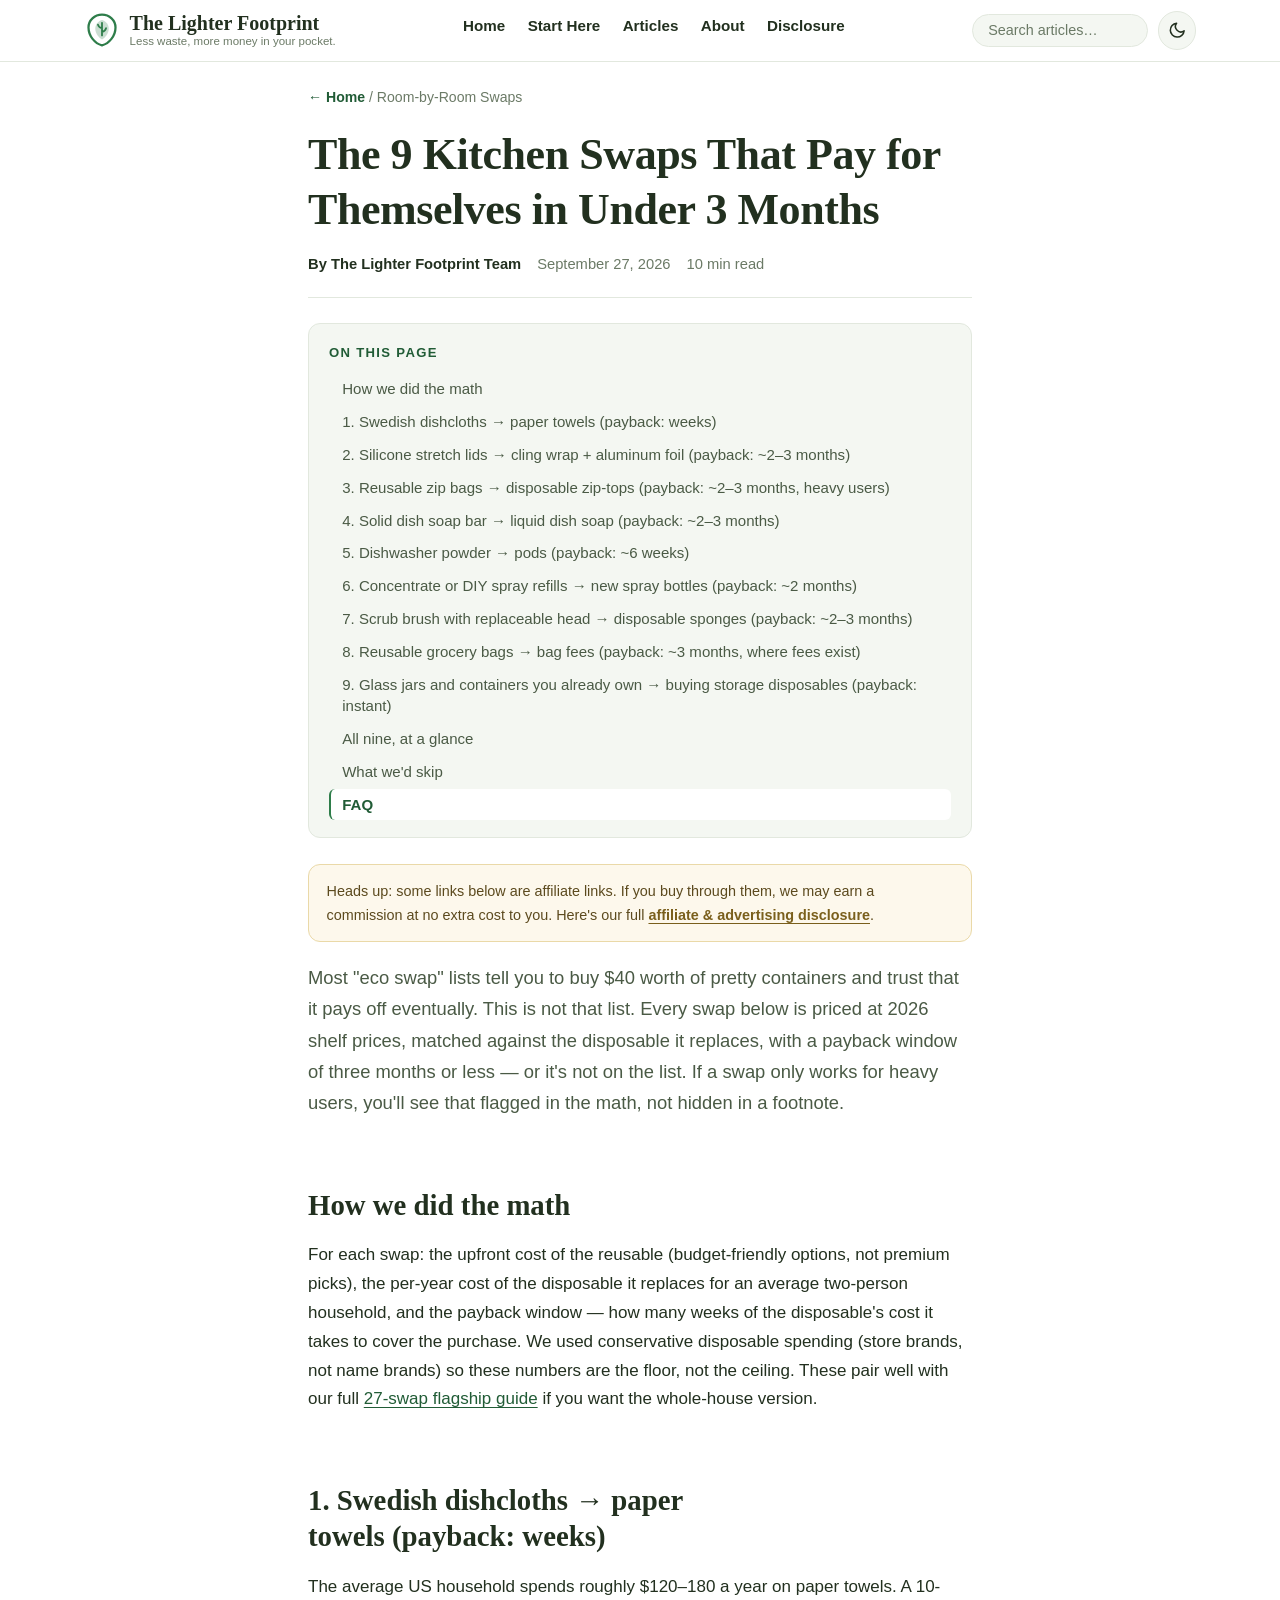
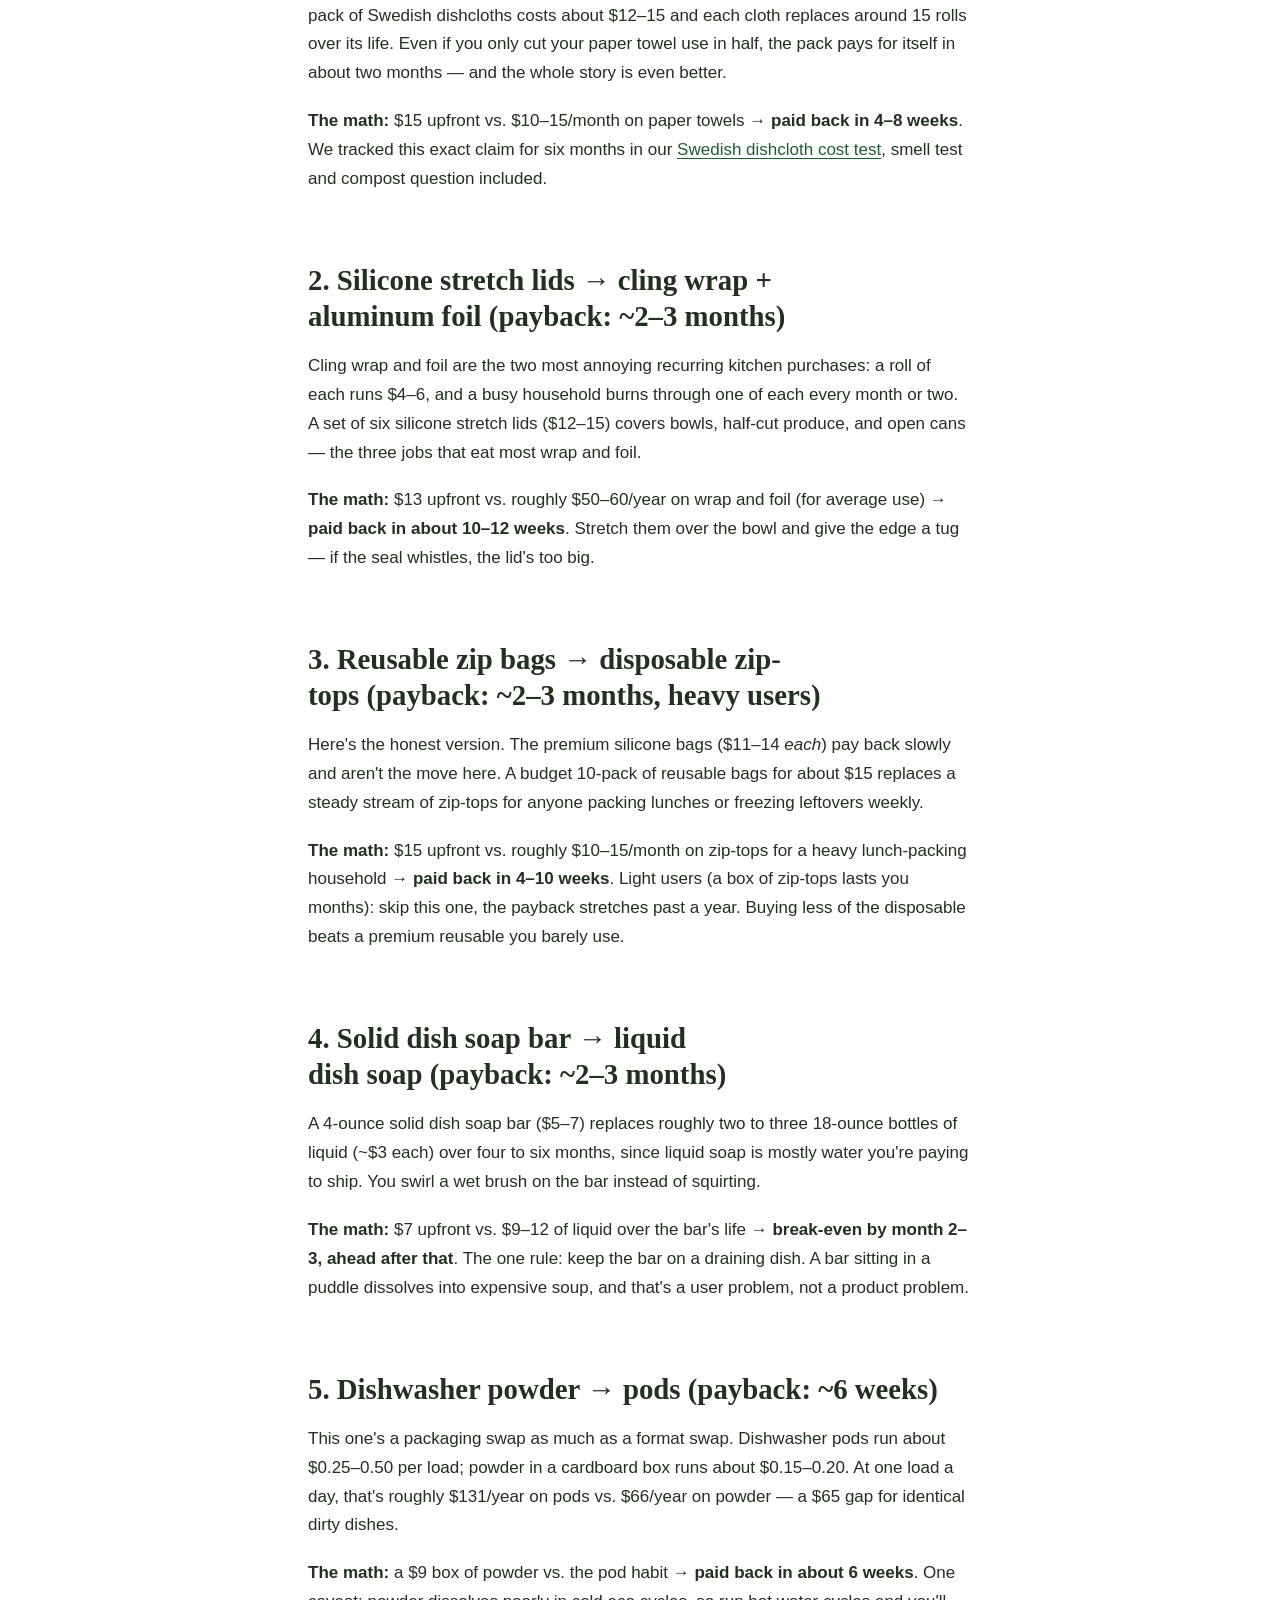
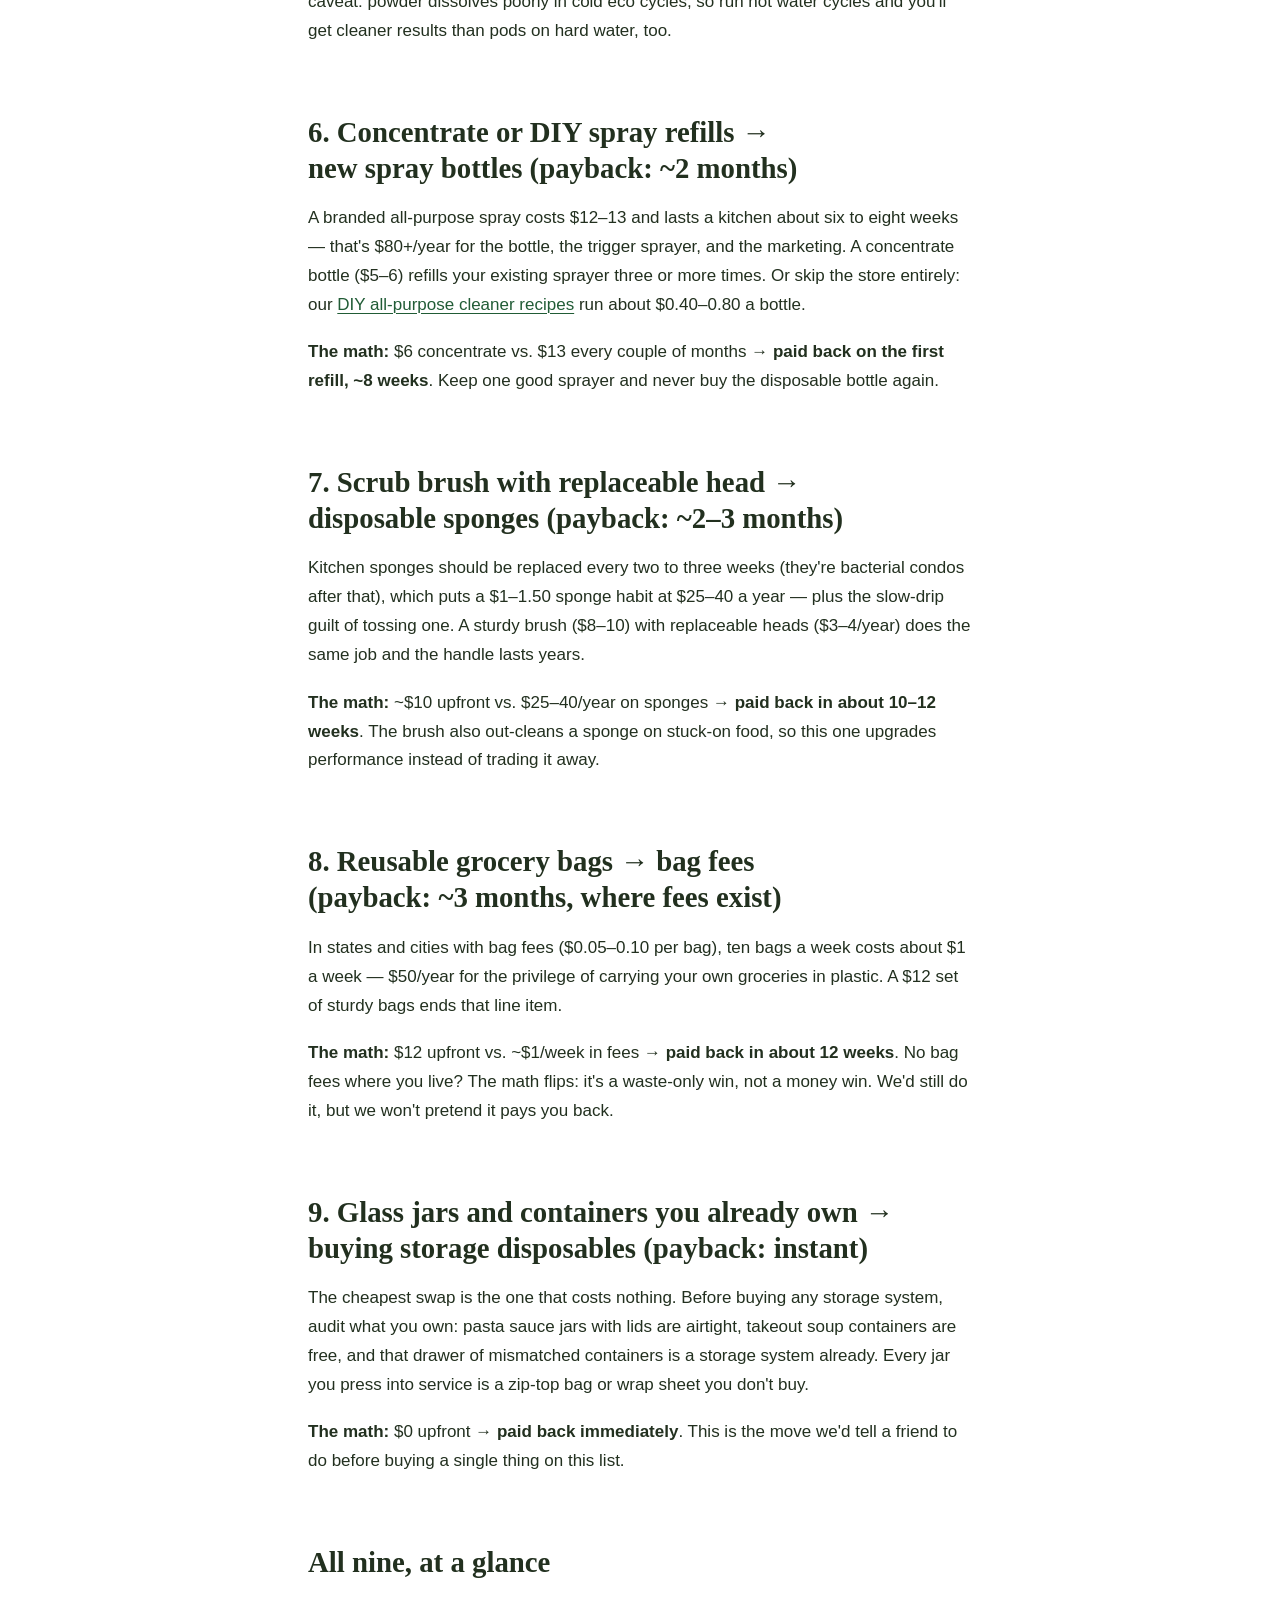
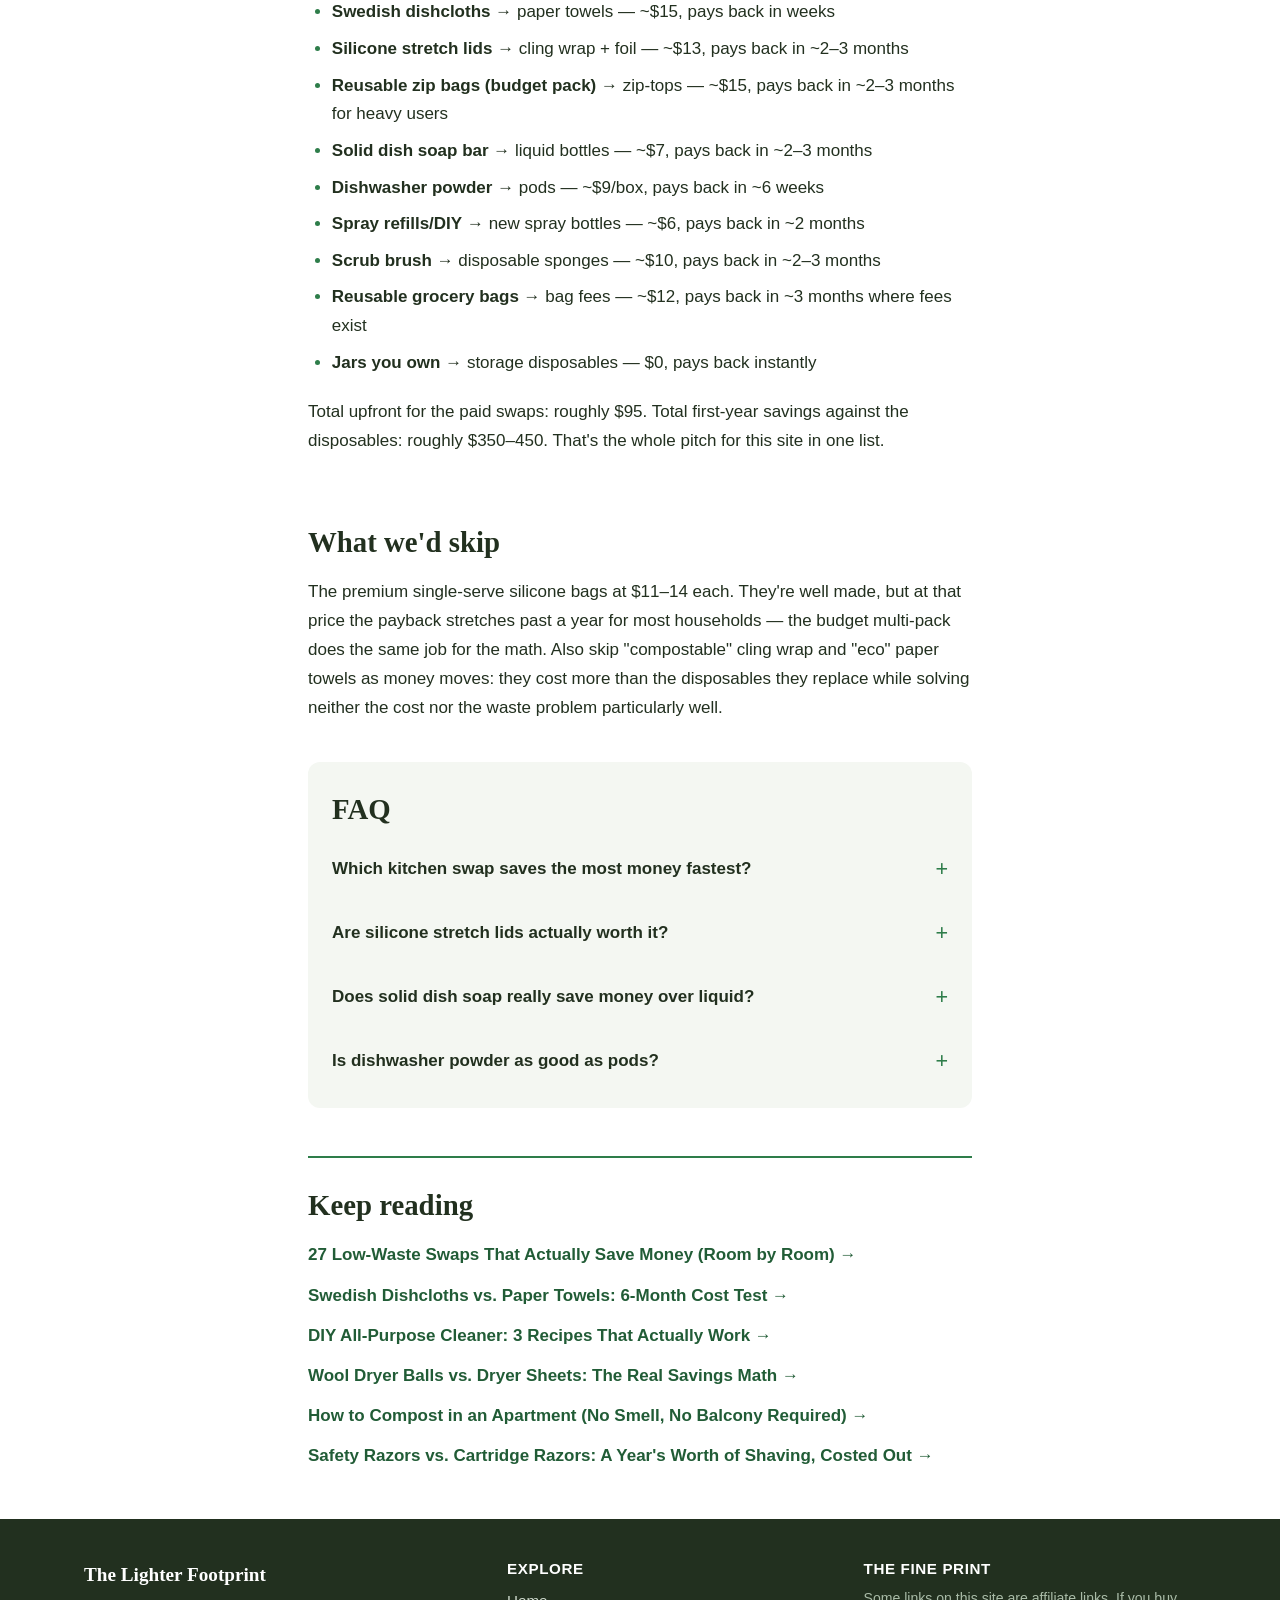
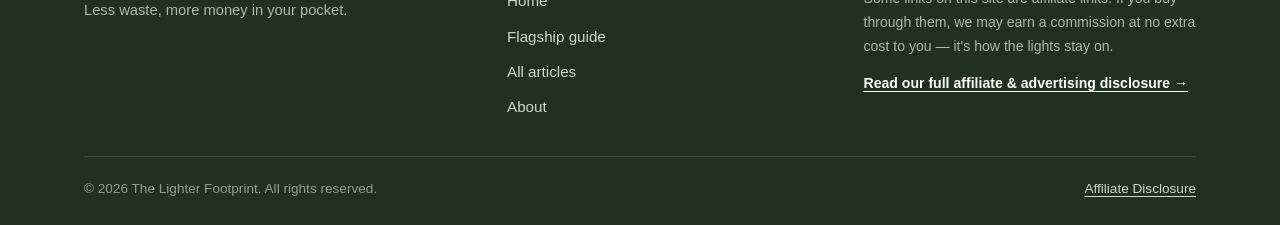
<file: articles/9-kitchen-swaps-that-pay-for-themselves.html>
<!DOCTYPE html>
<html lang="en">
<head>
  <meta charset="utf-8">
  <meta name="viewport" content="width=device-width, initial-scale=1">
  <!-- MEDIVAVINE/JOURNEY: paste ad network script here -->
  <title>9 Kitchen Swaps That Pay for Themselves in 3 Months (2026) | The Lighter Footprint</title>
  <meta name="description" content="9 kitchen swaps with real payback math — Swedish dishcloths, stretch lids, dish soap bars, powder detergent and more, each paying back in under 3 months.">
  <meta property="og:title" content="9 Kitchen Swaps That Pay for Themselves in 3 Months (2026)">
  <meta property="og:description" content="Real payback math on 9 kitchen swaps: what each one costs, what it replaces, and how fast it earns its money back. No guilt, just numbers.">
  <meta property="og:type" content="article">
  <meta property="og:url" content="https://eco-home.pages.dev/articles/9-kitchen-swaps-that-pay-for-themselves.html">
  <link rel="stylesheet" href="../styles.css">
  <script>
  /* Set theme before first paint: stored choice, else OS preference. */
  (function(){try{var t=localStorage.getItem('tlf-theme');if(!t){t=(window.matchMedia&&window.matchMedia('(prefers-color-scheme: dark)').matches)?'dark':'light';}document.documentElement.setAttribute('data-theme',t);}catch(e){}})();
  </script>
  <link rel="canonical" href="https://eco-home.pages.dev/articles/9-kitchen-swaps-that-pay-for-themselves.html">
  <meta name="twitter:card" content="summary">
</head>
<body class="article-page">

<header class="site-header">
  <div class="header-inner">
    <a class="brand" href="../index.html" aria-label="The Lighter Footprint — home">
      <svg class="brand-mark" viewBox="0 0 40 40" role="img" aria-label="A green leaf inside a footprint outline">
        <path d="M20 3c-8.3 0-15 6.2-15 14.2C5 26.5 12 35 20 37c8-2 15-10.5 15-19.8C35 9.2 28.3 3 20 3z" fill="none" stroke="#2e7d4a" stroke-width="2.5"/>
        <path d="M20 9c-4.5 1.5-7.5 5-7.5 9.6 0 5.6 4.5 10.4 7.5 11.9 3-1.5 7.5-6.3 7.5-11.9C27.5 14 24.5 10.5 20 9z" fill="#2e7d4a" opacity="0.25"/>
        <path d="M20 12v14M20 18c-2.5-.5-4-2-4.5-4M20 22c2.5-.5 4-2 4.5-4" stroke="#2e7d4a" stroke-width="2" stroke-linecap="round" fill="none"/>
      </svg>
      <span class="brand-name">The Lighter Footprint<span class="brand-tag">Less waste, more money in your pocket.</span></span>
    </a>
    <button class="nav-toggle" id="navToggle" aria-expanded="false" aria-controls="siteNav" aria-label="Toggle navigation menu">
      <svg viewBox="0 0 24 24" fill="none" stroke="currentColor" stroke-width="2" stroke-linecap="round" aria-hidden="true">
        <path d="M4 7h16M4 12h16M4 17h16"/>
      </svg>
    </button>
    <nav class="site-nav" id="siteNav" aria-label="Main navigation">
      <ul>
        <li><a href="../index.html">Home</a></li>
        <li><a href="27-low-waste-swaps-that-actually-save-money.html">Start Here</a></li>
        <li><a href="../index.html#articles">Articles</a></li>
        <li><a href="../index.html#about">About</a></li>
        <li><a href="../disclosure.html">Disclosure</a></li>
      </ul>
    </nav>
    <div class="header-actions">
      <div class="site-search" data-search>
        <label class="visually-hidden" for="siteSearchInput">Search articles</label>
        <input class="site-search-input" id="siteSearchInput" type="search" placeholder="Search articles&hellip;" autocomplete="off" role="combobox" aria-expanded="false" aria-controls="siteSearchResults" aria-autocomplete="list">
        <div class="site-search-results" id="siteSearchResults" role="listbox" aria-label="Search results" hidden></div>
      </div>
      <button class="theme-toggle" id="themeToggle" type="button" aria-label="Switch to dark mode" aria-pressed="false">
        <svg class="icon-moon" viewBox="0 0 24 24" fill="none" stroke="currentColor" stroke-width="2" stroke-linecap="round" stroke-linejoin="round" aria-hidden="true"><path d="M21 12.8A9 9 0 1 1 11.2 3a7 7 0 0 0 9.8 9.8z"/></svg>
        <svg class="icon-sun" viewBox="0 0 24 24" fill="none" stroke="currentColor" stroke-width="2" stroke-linecap="round" aria-hidden="true"><circle cx="12" cy="12" r="4"/><path d="M12 2v2M12 20v2M4.9 4.9l1.4 1.4M17.7 17.7l1.4 1.4M2 12h2M20 12h2M4.9 19.1l1.4-1.4M17.7 6.3l1.4-1.4"/></svg>
      </button>
    </div>
  </div>
</header>

<main>
  <div class="wrap-narrow">
    <p class="breadcrumb"><a href="../index.html"><span aria-hidden="true">←</span> Home</a> / Room-by-Room Swaps</p>

    <article>
      <header class="article-head">
        <h1>The 9 Kitchen Swaps That Pay for Themselves in Under 3 Months</h1>
        <p class="byline">
          <span class="author">By The Lighter Footprint Team</span>
          <time datetime="2026-09-27">September 27, 2026</time>
          <span>10 min read</span>
        </p>
      </header>

      <div class="disclosure-notice">
        Heads up: some links below are affiliate links. If you buy through them, we may earn a commission at no extra cost to you. Here's our full <a href="../disclosure.html">affiliate &amp; advertising disclosure</a>.
      </div>

      <p class="lede">Most "eco swap" lists tell you to buy $40 worth of pretty containers and trust that it pays off eventually. This is not that list. Every swap below is priced at 2026 shelf prices, matched against the disposable it replaces, with a payback window of three months or less — or it's not on the list. If a swap only works for heavy users, you'll see that flagged in the math, not hidden in a footnote.</p>

      <h2>How we did the math</h2>
      <p>For each swap: the upfront cost of the reusable (budget-friendly options, not premium picks), the per-year cost of the disposable it replaces for an average two-person household, and the payback window — how many weeks of the disposable's cost it takes to cover the purchase. We used conservative disposable spending (store brands, not name brands) so these numbers are the floor, not the ceiling. These pair well with our full <a href="27-low-waste-swaps-that-actually-save-money.html">27-swap flagship guide</a> if you want the whole-house version.</p>

      <h2>1. Swedish dishcloths → paper towels (payback: weeks)</h2>
      <p>The average US household spends roughly $120–180 a year on paper towels. A 10-pack of Swedish dishcloths costs about $12–15 and each cloth replaces around 15 rolls over its life. Even if you only cut your paper towel use in half, the pack pays for itself in about two months — and the whole story is even better.</p>
      <p><strong>The math:</strong> $15 upfront vs. $10–15/month on paper towels → <strong>paid back in 4–8 weeks</strong>. We tracked this exact claim for six months in our <a href="swedish-dishcloths-vs-paper-towels-6-month-cost-test.html">Swedish dishcloth cost test</a>, smell test and compost question included.</p>

      <h2>2. Silicone stretch lids → cling wrap + aluminum foil (payback: ~2–3 months)</h2>
      <p>Cling wrap and foil are the two most annoying recurring kitchen purchases: a roll of each runs $4–6, and a busy household burns through one of each every month or two. A set of six silicone stretch lids ($12–15) covers bowls, half-cut produce, and open cans — the three jobs that eat most wrap and foil.</p>
      <p><strong>The math:</strong> $13 upfront vs. roughly $50–60/year on wrap and foil (for average use) → <strong>paid back in about 10–12 weeks</strong>. Stretch them over the bowl and give the edge a tug — if the seal whistles, the lid's too big.</p>

      <h2>3. Reusable zip bags → disposable zip-tops (payback: ~2–3 months, heavy users)</h2>
      <p>Here's the honest version. The premium silicone bags ($11–14 <em>each</em>) pay back slowly and aren't the move here. A budget 10-pack of reusable bags for about $15 replaces a steady stream of zip-tops for anyone packing lunches or freezing leftovers weekly.</p>
      <p><strong>The math:</strong> $15 upfront vs. roughly $10–15/month on zip-tops for a heavy lunch-packing household → <strong>paid back in 4–10 weeks</strong>. Light users (a box of zip-tops lasts you months): skip this one, the payback stretches past a year. Buying less of the disposable beats a premium reusable you barely use.</p>

      <h2>4. Solid dish soap bar → liquid dish soap (payback: ~2–3 months)</h2>
      <p>A 4-ounce solid dish soap bar ($5–7) replaces roughly two to three 18-ounce bottles of liquid (~$3 each) over four to six months, since liquid soap is mostly water you're paying to ship. You swirl a wet brush on the bar instead of squirting.</p>
      <p><strong>The math:</strong> $7 upfront vs. $9–12 of liquid over the bar's life → <strong>break-even by month 2–3, ahead after that</strong>. The one rule: keep the bar on a draining dish. A bar sitting in a puddle dissolves into expensive soup, and that's a user problem, not a product problem.</p>

      <h2>5. Dishwasher powder → pods (payback: ~6 weeks)</h2>
      <p>This one's a packaging swap as much as a format swap. Dishwasher pods run about $0.25–0.50 per load; powder in a cardboard box runs about $0.15–0.20. At one load a day, that's roughly $131/year on pods vs. $66/year on powder — a $65 gap for identical dirty dishes.</p>
      <p><strong>The math:</strong> a $9 box of powder vs. the pod habit → <strong>paid back in about 6 weeks</strong>. One caveat: powder dissolves poorly in cold eco cycles, so run hot water cycles and you'll get cleaner results than pods on hard water, too.</p>

      <h2>6. Concentrate or DIY spray refills → new spray bottles (payback: ~2 months)</h2>
      <p>A branded all-purpose spray costs $12–13 and lasts a kitchen about six to eight weeks — that's $80+/year for the bottle, the trigger sprayer, and the marketing. A concentrate bottle ($5–6) refills your existing sprayer three or more times. Or skip the store entirely: our <a href="diy-all-purpose-cleaner-3-recipes.html">DIY all-purpose cleaner recipes</a> run about $0.40–0.80 a bottle.</p>
      <p><strong>The math:</strong> $6 concentrate vs. $13 every couple of months → <strong>paid back on the first refill, ~8 weeks</strong>. Keep one good sprayer and never buy the disposable bottle again.</p>

      <h2>7. Scrub brush with replaceable head → disposable sponges (payback: ~2–3 months)</h2>
      <p>Kitchen sponges should be replaced every two to three weeks (they're bacterial condos after that), which puts a $1–1.50 sponge habit at $25–40 a year — plus the slow-drip guilt of tossing one. A sturdy brush ($8–10) with replaceable heads ($3–4/year) does the same job and the handle lasts years.</p>
      <p><strong>The math:</strong> ~$10 upfront vs. $25–40/year on sponges → <strong>paid back in about 10–12 weeks</strong>. The brush also out-cleans a sponge on stuck-on food, so this one upgrades performance instead of trading it away.</p>

      <h2>8. Reusable grocery bags → bag fees (payback: ~3 months, where fees exist)</h2>
      <p>In states and cities with bag fees ($0.05–0.10 per bag), ten bags a week costs about $1 a week — $50/year for the privilege of carrying your own groceries in plastic. A $12 set of sturdy bags ends that line item.</p>
      <p><strong>The math:</strong> $12 upfront vs. ~$1/week in fees → <strong>paid back in about 12 weeks</strong>. No bag fees where you live? The math flips: it's a waste-only win, not a money win. We'd still do it, but we won't pretend it pays you back.</p>

      <h2>9. Glass jars and containers you already own → buying storage disposables (payback: instant)</h2>
      <p>The cheapest swap is the one that costs nothing. Before buying any storage system, audit what you own: pasta sauce jars with lids are airtight, takeout soup containers are free, and that drawer of mismatched containers is a storage system already. Every jar you press into service is a zip-top bag or wrap sheet you don't buy.</p>
      <p><strong>The math:</strong> $0 upfront → <strong>paid back immediately</strong>. This is the move we'd tell a friend to do before buying a single thing on this list.</p>

      <h2>All nine, at a glance</h2>
      <ul>
        <li><strong>Swedish dishcloths</strong> → paper towels — ~$15, pays back in weeks</li>
        <li><strong>Silicone stretch lids</strong> → cling wrap + foil — ~$13, pays back in ~2–3 months</li>
        <li><strong>Reusable zip bags (budget pack)</strong> → zip-tops — ~$15, pays back in ~2–3 months for heavy users</li>
        <li><strong>Solid dish soap bar</strong> → liquid bottles — ~$7, pays back in ~2–3 months</li>
        <li><strong>Dishwasher powder</strong> → pods — ~$9/box, pays back in ~6 weeks</li>
        <li><strong>Spray refills/DIY</strong> → new spray bottles — ~$6, pays back in ~2 months</li>
        <li><strong>Scrub brush</strong> → disposable sponges — ~$10, pays back in ~2–3 months</li>
        <li><strong>Reusable grocery bags</strong> → bag fees — ~$12, pays back in ~3 months where fees exist</li>
        <li><strong>Jars you own</strong> → storage disposables — $0, pays back instantly</li>
      </ul>
      <p>Total upfront for the paid swaps: roughly $95. Total first-year savings against the disposables: roughly $350–450. That's the whole pitch for this site in one list.</p>

      <h2>What we'd skip</h2>
      <p>The premium single-serve silicone bags at $11–14 each. They're well made, but at that price the payback stretches past a year for most households — the budget multi-pack does the same job for the math. Also skip "compostable" cling wrap and "eco" paper towels as money moves: they cost more than the disposables they replace while solving neither the cost nor the waste problem particularly well.</p>

      <div class="faq">
        <h2>FAQ</h2>
        <dl>
          <dt>Which kitchen swap saves the most money fastest?</dt>
          <dd>Swedish dishcloths replacing paper towels — a $12–15 pack pays back in weeks against a $120–180/year paper towel habit. Dishwasher powder is the runner-up at about six weeks.</dd>
          <dt>Are silicone stretch lids actually worth it?</dt>
          <dd>Yes, if you use cling wrap or foil regularly. A $12–15 set replaces both for bowl-covering jobs and pays back in 2–3 months. They're less useful for wrapping oddly shaped items — that's where reusable bags or jars win.</dd>
          <dt>Does solid dish soap really save money over liquid?</dt>
          <dd>Modestly. A $5–7 bar replaces 2–3 bottles of liquid (~$9–12 worth) over four to six months, so it breaks even by month two or three. The bigger win is eliminating the plastic bottles; the money win is real but small.</dd>
          <dt>Is dishwasher powder as good as pods?</dt>
          <dd>For most households, yes — and cheaper at $0.15–0.20 per load vs. $0.25–0.50 for pods. Use hot water cycles (powder dissolves poorly in cold) and it's particularly good on hard water.</dd>
        </dl>
      </div>

      <nav class="keep-reading" aria-label="Keep reading">
        <h2>Keep reading</h2>
        <ul>
          <li><a href="27-low-waste-swaps-that-actually-save-money.html">27 Low-Waste Swaps That Actually Save Money (Room by Room) →</a></li>
          <li><a href="swedish-dishcloths-vs-paper-towels-6-month-cost-test.html">Swedish Dishcloths vs. Paper Towels: 6-Month Cost Test →</a></li>
          <li><a href="diy-all-purpose-cleaner-3-recipes.html">DIY All-Purpose Cleaner: 3 Recipes That Actually Work →</a></li>
          <li><a href="wool-dryer-balls-vs-dryer-sheets.html">Wool Dryer Balls vs. Dryer Sheets: The Real Savings Math →</a></li>
          <li><a href="how-to-compost-in-an-apartment.html">How to Compost in an Apartment (No Smell, No Balcony Required) →</a></li>
          <li><a href="safety-razors-vs-cartridge-razors.html">Safety Razors vs. Cartridge Razors: A Year's Worth of Shaving, Costed Out →</a></li>
        </ul>
      </nav>
    </article>
  </div>
</main>

<footer class="site-footer">
  <div class="footer-inner">
    <div class="footer-grid">
      <div>
        <div class="footer-brand">The Lighter Footprint</div>
        <p class="footer-tag">Less waste, more money in your pocket.</p>
      </div>
      <nav class="footer-nav" aria-label="Footer navigation">
        <h3>Explore</h3>
        <ul>
          <li><a href="../index.html">Home</a></li>
          <li><a href="27-low-waste-swaps-that-actually-save-money.html">Flagship guide</a></li>
          <li><a href="../index.html#articles">All articles</a></li>
          <li><a href="../index.html#about">About</a></li>
        </ul>
      </nav>
      <div class="footer-note">
        <h3>The fine print</h3>
        <p>Some links on this site are affiliate links. If you buy through them, we may earn a commission at no extra cost to you — it's how the lights stay on.</p>
        <p><a href="../disclosure.html" class="footer-note-link">Read our full affiliate &amp; advertising disclosure →</a></p>
      </div>
    </div>
    <div class="footer-bottom">
      <span>© 2026 The Lighter Footprint. All rights reserved.</span>
      <span><a href="../disclosure.html">Affiliate Disclosure</a></span>
    </div>
  </div>
</footer>

<script src="../assets/site.js"></script>
</body>
</html>
</file>
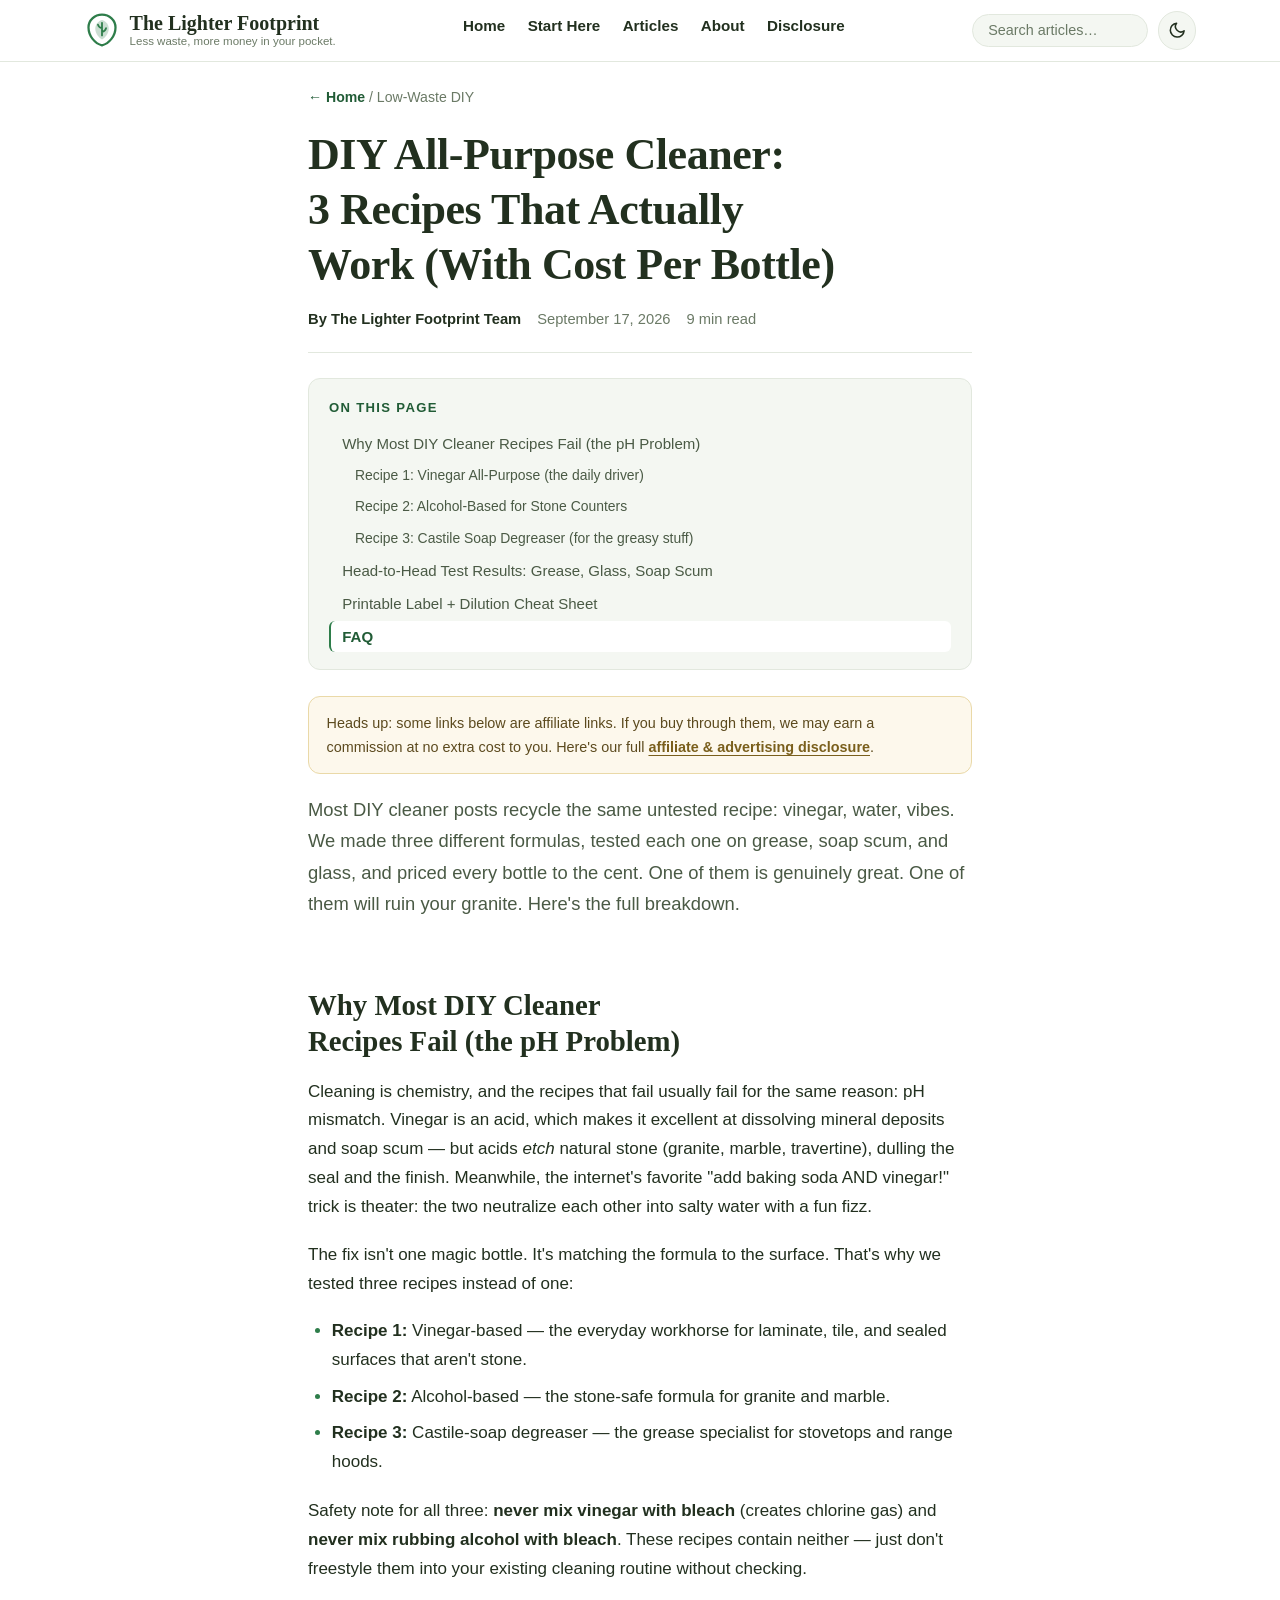
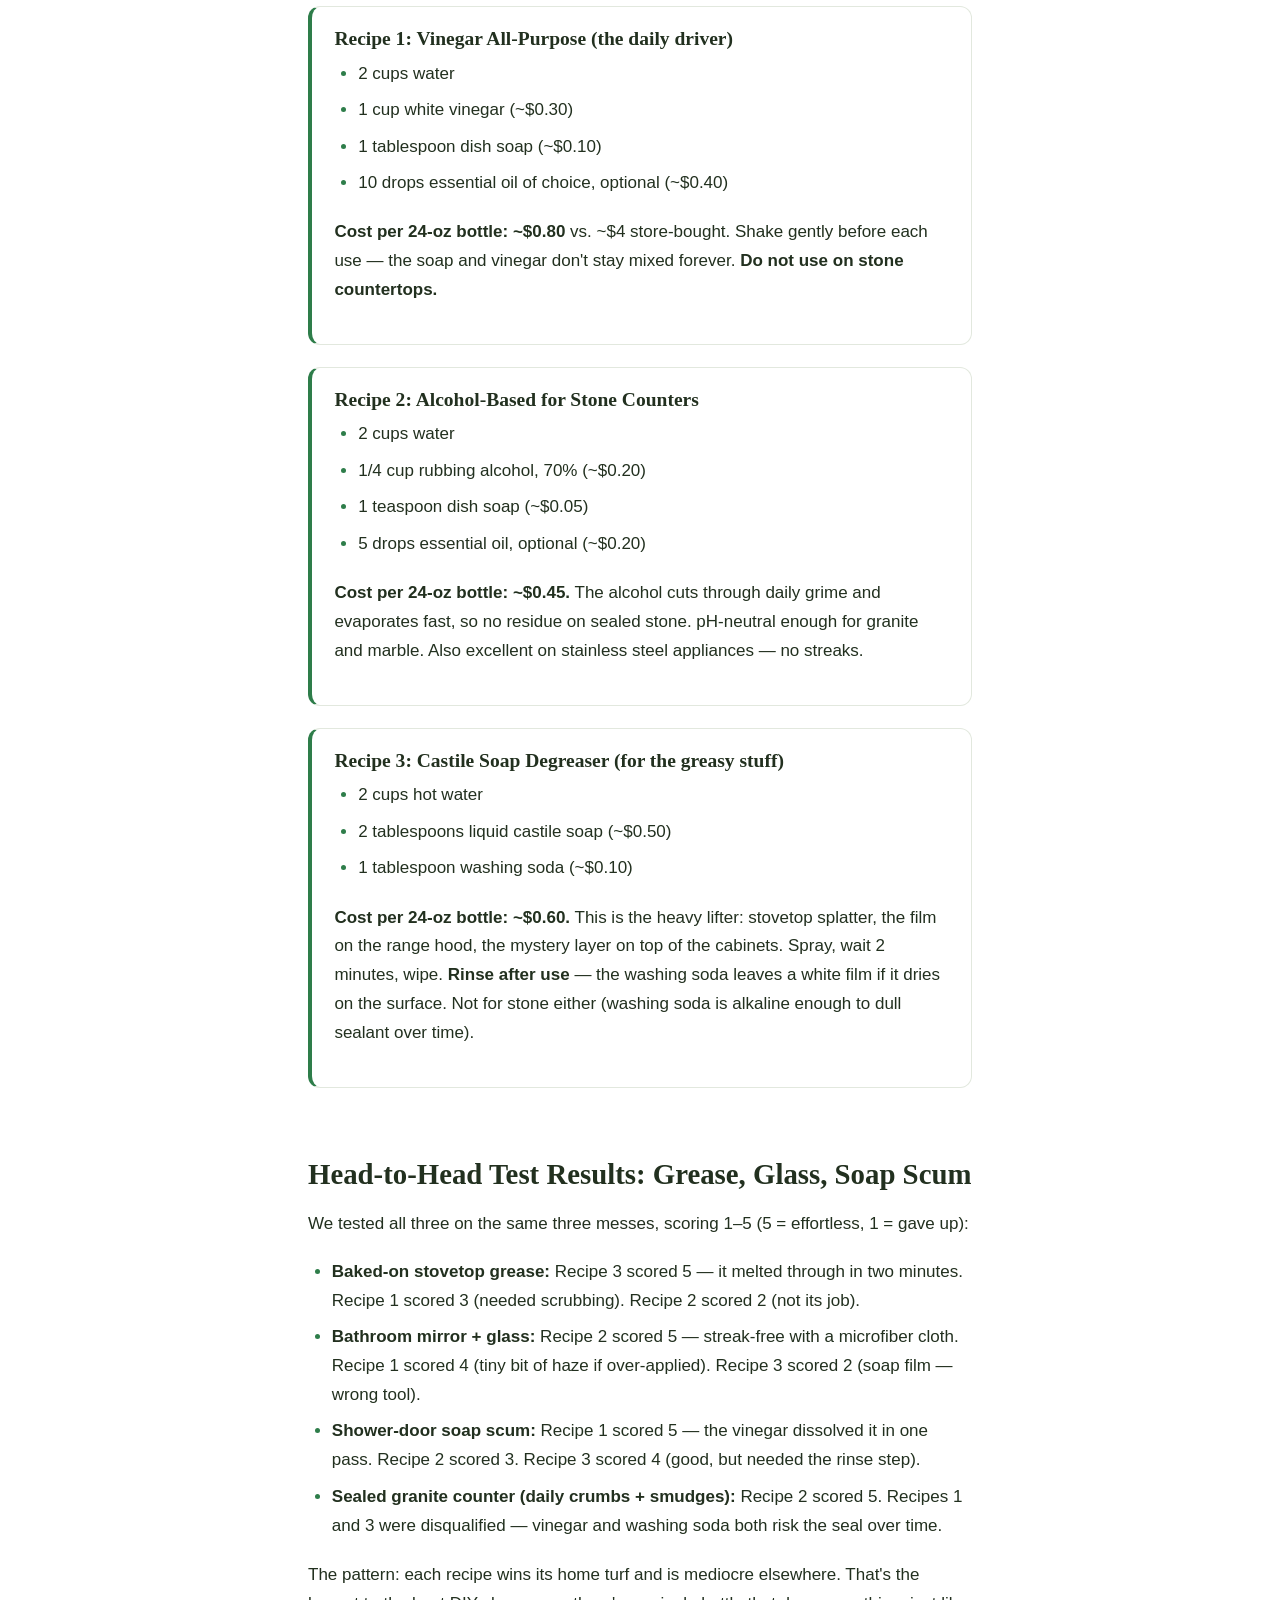
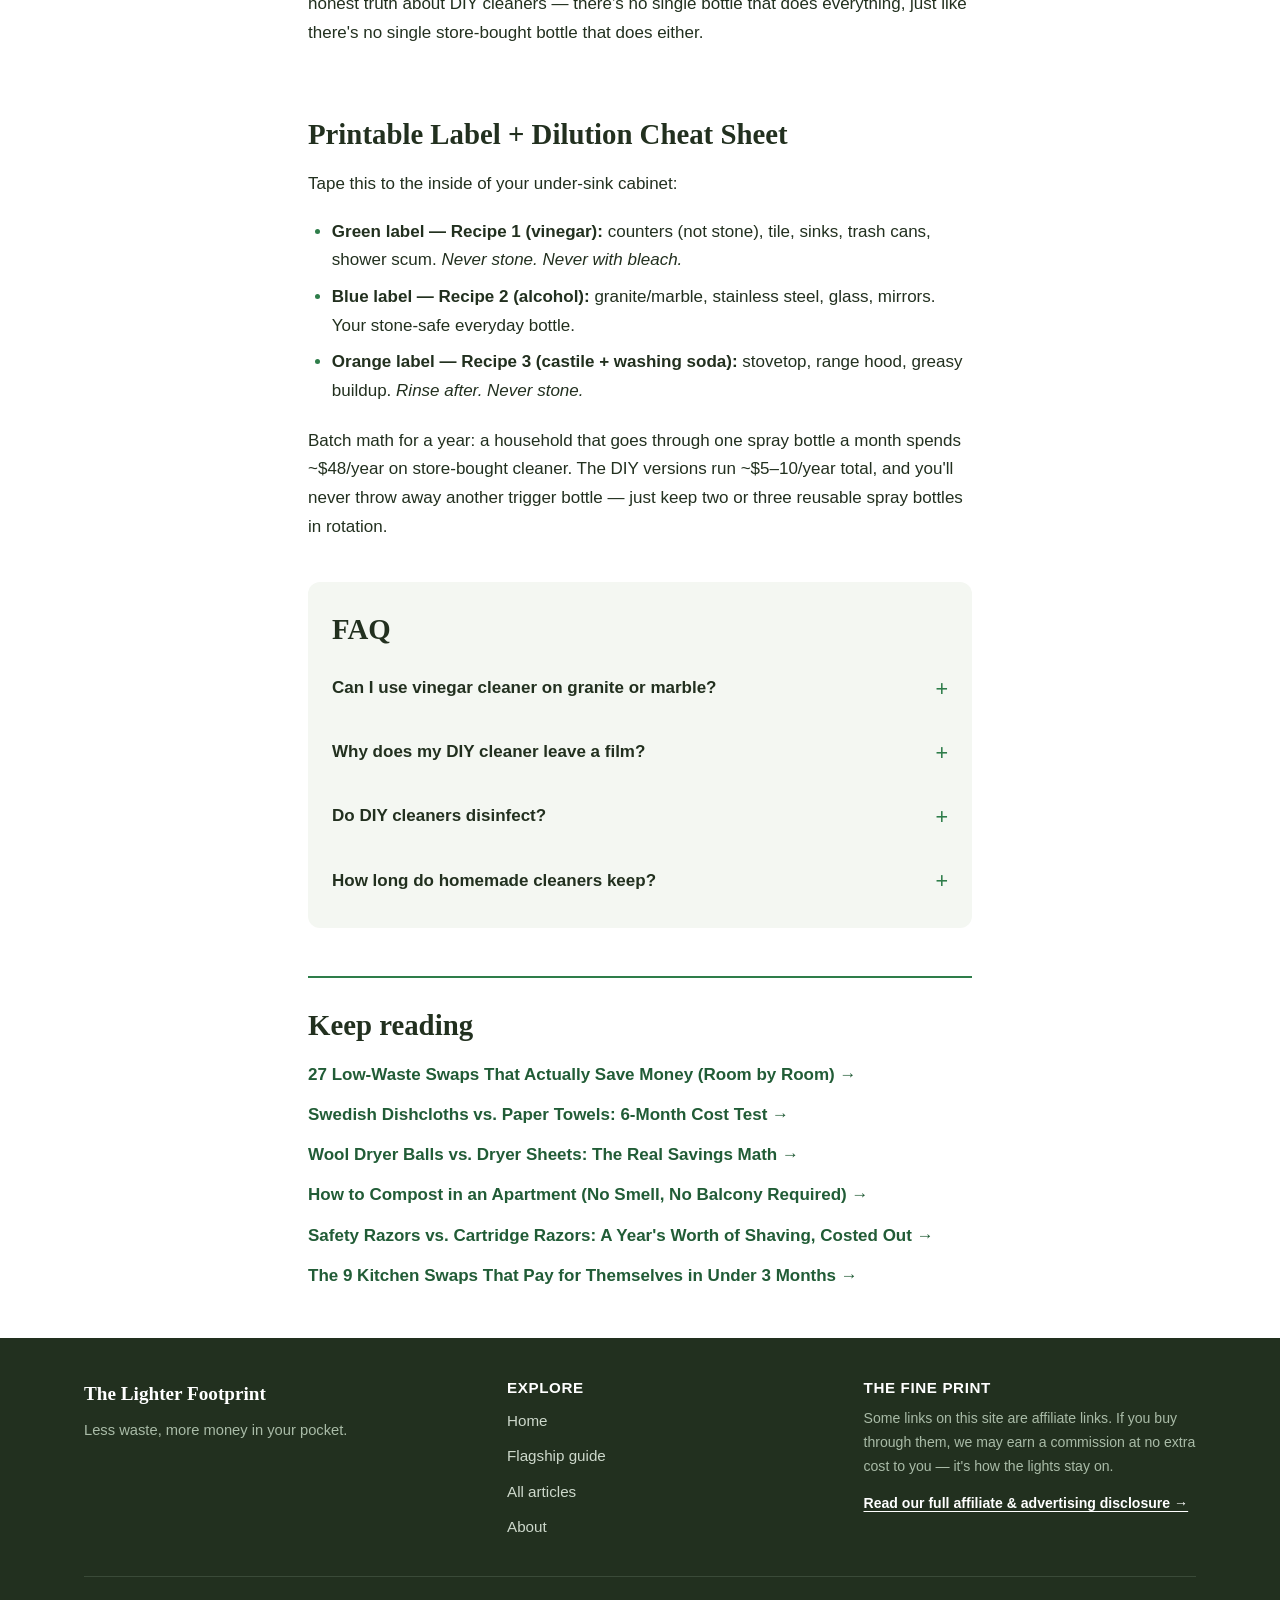
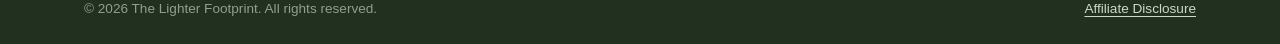
<file: articles/diy-all-purpose-cleaner-3-recipes.html>
<!DOCTYPE html>
<html lang="en">
<head>
  <meta charset="utf-8">
  <meta name="viewport" content="width=device-width, initial-scale=1">
  <!-- MEDIVAVINE/JOURNEY: paste ad network script here -->
  <title>DIY All-Purpose Cleaner: 3 Recipes That Actually Work | The Lighter Footprint</title>
  <meta name="description" content="Three tested DIY all-purpose cleaner recipes at $0.40–$0.80 per bottle. Head-to-head results on grease, glass, and soap scum, plus which recipe is safe for stone counters.">
  <meta property="og:title" content="DIY All-Purpose Cleaner: 3 Recipes That Actually Work">
  <meta property="og:description" content="Three formulas, three tests, real cost-per-bottle math — and a clear chart for which recipe belongs on which surface.">
  <meta property="og:type" content="article">
  <meta property="og:url" content="https://eco-home.pages.dev/articles/diy-all-purpose-cleaner-3-recipes.html">
  <link rel="stylesheet" href="../styles.css">
  <script>
  /* Set theme before first paint: stored choice, else OS preference. */
  (function(){try{var t=localStorage.getItem('tlf-theme');if(!t){t=(window.matchMedia&&window.matchMedia('(prefers-color-scheme: dark)').matches)?'dark':'light';}document.documentElement.setAttribute('data-theme',t);}catch(e){}})();
  </script>
  <link rel="canonical" href="https://eco-home.pages.dev/articles/diy-all-purpose-cleaner-3-recipes.html">
  <meta name="twitter:card" content="summary">
</head>
<body class="article-page">

<header class="site-header">
  <div class="header-inner">
    <a class="brand" href="../index.html" aria-label="The Lighter Footprint — home">
      <svg class="brand-mark" viewBox="0 0 40 40" role="img" aria-label="A green leaf inside a footprint outline">
        <path d="M20 3c-8.3 0-15 6.2-15 14.2C5 26.5 12 35 20 37c8-2 15-10.5 15-19.8C35 9.2 28.3 3 20 3z" fill="none" stroke="#2e7d4a" stroke-width="2.5"/>
        <path d="M20 9c-4.5 1.5-7.5 5-7.5 9.6 0 5.6 4.5 10.4 7.5 11.9 3-1.5 7.5-6.3 7.5-11.9C27.5 14 24.5 10.5 20 9z" fill="#2e7d4a" opacity="0.25"/>
        <path d="M20 12v14M20 18c-2.5-.5-4-2-4.5-4M20 22c2.5-.5 4-2 4.5-4" stroke="#2e7d4a" stroke-width="2" stroke-linecap="round" fill="none"/>
      </svg>
      <span class="brand-name">The Lighter Footprint<span class="brand-tag">Less waste, more money in your pocket.</span></span>
    </a>
    <button class="nav-toggle" id="navToggle" aria-expanded="false" aria-controls="siteNav" aria-label="Toggle navigation menu">
      <svg viewBox="0 0 24 24" fill="none" stroke="currentColor" stroke-width="2" stroke-linecap="round" aria-hidden="true">
        <path d="M4 7h16M4 12h16M4 17h16"/>
      </svg>
    </button>
    <nav class="site-nav" id="siteNav" aria-label="Main navigation">
      <ul>
        <li><a href="../index.html">Home</a></li>
        <li><a href="27-low-waste-swaps-that-actually-save-money.html">Start Here</a></li>
        <li><a href="../index.html#articles">Articles</a></li>
        <li><a href="../index.html#about">About</a></li>
        <li><a href="../disclosure.html">Disclosure</a></li>
      </ul>
    </nav>
    <div class="header-actions">
      <div class="site-search" data-search>
        <label class="visually-hidden" for="siteSearchInput">Search articles</label>
        <input class="site-search-input" id="siteSearchInput" type="search" placeholder="Search articles&hellip;" autocomplete="off" role="combobox" aria-expanded="false" aria-controls="siteSearchResults" aria-autocomplete="list">
        <div class="site-search-results" id="siteSearchResults" role="listbox" aria-label="Search results" hidden></div>
      </div>
      <button class="theme-toggle" id="themeToggle" type="button" aria-label="Switch to dark mode" aria-pressed="false">
        <svg class="icon-moon" viewBox="0 0 24 24" fill="none" stroke="currentColor" stroke-width="2" stroke-linecap="round" stroke-linejoin="round" aria-hidden="true"><path d="M21 12.8A9 9 0 1 1 11.2 3a7 7 0 0 0 9.8 9.8z"/></svg>
        <svg class="icon-sun" viewBox="0 0 24 24" fill="none" stroke="currentColor" stroke-width="2" stroke-linecap="round" aria-hidden="true"><circle cx="12" cy="12" r="4"/><path d="M12 2v2M12 20v2M4.9 4.9l1.4 1.4M17.7 17.7l1.4 1.4M2 12h2M20 12h2M4.9 19.1l1.4-1.4M17.7 6.3l1.4-1.4"/></svg>
      </button>
    </div>
  </div>
</header>

<main>
  <div class="wrap-narrow">
    <p class="breadcrumb"><a href="../index.html"><span aria-hidden="true">←</span> Home</a> / Low-Waste DIY</p>

    <article>
      <header class="article-head">
        <h1>DIY All-Purpose Cleaner: 3 Recipes That Actually Work (With Cost Per Bottle)</h1>
        <p class="byline">
          <span class="author">By The Lighter Footprint Team</span>
          <time datetime="2026-09-17">September 17, 2026</time>
          <span>9 min read</span>
        </p>
      </header>

      <div class="disclosure-notice">
        Heads up: some links below are affiliate links. If you buy through them, we may earn a commission at no extra cost to you. Here's our full <a href="../disclosure.html">affiliate &amp; advertising disclosure</a>.
      </div>

      <p class="lede">Most DIY cleaner posts recycle the same untested recipe: vinegar, water, vibes. We made three different formulas, tested each one on grease, soap scum, and glass, and priced every bottle to the cent. One of them is genuinely great. One of them will ruin your granite. Here's the full breakdown.</p>

      <h2>Why Most DIY Cleaner Recipes Fail (the pH Problem)</h2>
      <p>Cleaning is chemistry, and the recipes that fail usually fail for the same reason: pH mismatch. Vinegar is an acid, which makes it excellent at dissolving mineral deposits and soap scum — but acids <em>etch</em> natural stone (granite, marble, travertine), dulling the seal and the finish. Meanwhile, the internet's favorite "add baking soda AND vinegar!" trick is theater: the two neutralize each other into salty water with a fun fizz.</p>
      <p>The fix isn't one magic bottle. It's matching the formula to the surface. That's why we tested three recipes instead of one:</p>
      <ul>
        <li><strong>Recipe 1:</strong> Vinegar-based — the everyday workhorse for laminate, tile, and sealed surfaces that aren't stone.</li>
        <li><strong>Recipe 2:</strong> Alcohol-based — the stone-safe formula for granite and marble.</li>
        <li><strong>Recipe 3:</strong> Castile-soap degreaser — the grease specialist for stovetops and range hoods.</li>
      </ul>
      <p>Safety note for all three: <strong>never mix vinegar with bleach</strong> (creates chlorine gas) and <strong>never mix rubbing alcohol with bleach</strong>. These recipes contain neither — just don't freestyle them into your existing cleaning routine without checking.</p>

      <div class="recipe-card">
        <h3>Recipe 1: Vinegar All-Purpose (the daily driver)</h3>
        <ul>
          <li>2 cups water</li>
          <li>1 cup white vinegar (~$0.30)</li>
          <li>1 tablespoon dish soap (~$0.10)</li>
          <li>10 drops essential oil of choice, optional (~$0.40)</li>
        </ul>
        <p><strong>Cost per 24-oz bottle: ~$0.80</strong> vs. ~$4 store-bought. Shake gently before each use — the soap and vinegar don't stay mixed forever. <strong>Do not use on stone countertops.</strong></p>
      </div>

      <div class="recipe-card">
        <h3>Recipe 2: Alcohol-Based for Stone Counters</h3>
        <ul>
          <li>2 cups water</li>
          <li>1/4 cup rubbing alcohol, 70% (~$0.20)</li>
          <li>1 teaspoon dish soap (~$0.05)</li>
          <li>5 drops essential oil, optional (~$0.20)</li>
        </ul>
        <p><strong>Cost per 24-oz bottle: ~$0.45.</strong> The alcohol cuts through daily grime and evaporates fast, so no residue on sealed stone. pH-neutral enough for granite and marble. Also excellent on stainless steel appliances — no streaks.</p>
      </div>

      <div class="recipe-card">
        <h3>Recipe 3: Castile Soap Degreaser (for the greasy stuff)</h3>
        <ul>
          <li>2 cups hot water</li>
          <li>2 tablespoons liquid castile soap (~$0.50)</li>
          <li>1 tablespoon washing soda (~$0.10)</li>
        </ul>
        <p><strong>Cost per 24-oz bottle: ~$0.60.</strong> This is the heavy lifter: stovetop splatter, the film on the range hood, the mystery layer on top of the cabinets. Spray, wait 2 minutes, wipe. <strong>Rinse after use</strong> — the washing soda leaves a white film if it dries on the surface. Not for stone either (washing soda is alkaline enough to dull sealant over time).</p>
      </div>

      <h2>Head-to-Head Test Results: Grease, Glass, Soap Scum</h2>
      <p>We tested all three on the same three messes, scoring 1–5 (5 = effortless, 1 = gave up):</p>
      <ul>
        <li><strong>Baked-on stovetop grease:</strong> Recipe 3 scored 5 — it melted through in two minutes. Recipe 1 scored 3 (needed scrubbing). Recipe 2 scored 2 (not its job).</li>
        <li><strong>Bathroom mirror + glass:</strong> Recipe 2 scored 5 — streak-free with a microfiber cloth. Recipe 1 scored 4 (tiny bit of haze if over-applied). Recipe 3 scored 2 (soap film — wrong tool).</li>
        <li><strong>Shower-door soap scum:</strong> Recipe 1 scored 5 — the vinegar dissolved it in one pass. Recipe 2 scored 3. Recipe 3 scored 4 (good, but needed the rinse step).</li>
        <li><strong>Sealed granite counter (daily crumbs + smudges):</strong> Recipe 2 scored 5. Recipes 1 and 3 were disqualified — vinegar and washing soda both risk the seal over time.</li>
      </ul>
      <p>The pattern: each recipe wins its home turf and is mediocre elsewhere. That's the honest truth about DIY cleaners — there's no single bottle that does everything, just like there's no single store-bought bottle that does either.</p>
      <!-- AFFILIATE: "Don't want to DIY?" fallback — cleaning concentrate refills via ShareASale/Impact eco brands (Blueland, Cleancult-style concentrate brands); also reusable glass spray bottles on Amazon Associates. -->

      <h2>Printable Label + Dilution Cheat Sheet</h2>
      <p>Tape this to the inside of your under-sink cabinet:</p>
      <ul>
        <li><strong>Green label — Recipe 1 (vinegar):</strong> counters (not stone), tile, sinks, trash cans, shower scum. <em>Never stone. Never with bleach.</em></li>
        <li><strong>Blue label — Recipe 2 (alcohol):</strong> granite/marble, stainless steel, glass, mirrors. Your stone-safe everyday bottle.</li>
        <li><strong>Orange label — Recipe 3 (castile + washing soda):</strong> stovetop, range hood, greasy buildup. <em>Rinse after. Never stone.</em></li>
      </ul>
      <p>Batch math for a year: a household that goes through one spray bottle a month spends ~$48/year on store-bought cleaner. The DIY versions run ~$5–10/year total, and you'll never throw away another trigger bottle — just keep two or three reusable spray bottles in rotation.</p>

      <div class="faq">
        <h2>FAQ</h2>
        <dl>
          <dt>Can I use vinegar cleaner on granite or marble?</dt>
          <dd>No. Vinegar's acidity etches natural stone and wears down the sealant. Use the alcohol-based Recipe 2 on stone counters instead.</dd>
          <dt>Why does my DIY cleaner leave a film?</dt>
          <dd>Usually too much soap — cut the dish soap in half. With the castile degreaser, the film is washing soda residue: wipe with a damp cloth after cleaning and it disappears.</dd>
          <dt>Do DIY cleaners disinfect?</dt>
          <dd>Not reliably. Vinegar kills some bacteria but is not a registered disinfectant. For raw-meat cleanup or illness in the house, use a proper disinfectant, then go back to DIY for daily cleaning.</dd>
          <dt>How long do homemade cleaners keep?</dt>
          <dd>The vinegar and alcohol recipes keep indefinitely. The castile-soap recipe is best used within a month — without preservatives it can develop an off smell. Make it in small batches.</dd>
        </dl>
      </div>

      <nav class="keep-reading" aria-label="Keep reading">
        <h2>Keep reading</h2>
        <ul>
          <li><a href="27-low-waste-swaps-that-actually-save-money.html">27 Low-Waste Swaps That Actually Save Money (Room by Room) →</a></li>
          <li><a href="swedish-dishcloths-vs-paper-towels-6-month-cost-test.html">Swedish Dishcloths vs. Paper Towels: 6-Month Cost Test →</a></li>
          <li><a href="wool-dryer-balls-vs-dryer-sheets.html">Wool Dryer Balls vs. Dryer Sheets: The Real Savings Math →</a></li>
          <li><a href="how-to-compost-in-an-apartment.html">How to Compost in an Apartment (No Smell, No Balcony Required) →</a></li>
          <li><a href="safety-razors-vs-cartridge-razors.html">Safety Razors vs. Cartridge Razors: A Year's Worth of Shaving, Costed Out →</a></li>
          <li><a href="9-kitchen-swaps-that-pay-for-themselves.html">The 9 Kitchen Swaps That Pay for Themselves in Under 3 Months →</a></li>
        </ul>
      </nav>
    </article>
  </div>
</main>

<footer class="site-footer">
  <div class="footer-inner">
    <div class="footer-grid">
      <div>
        <div class="footer-brand">The Lighter Footprint</div>
        <p class="footer-tag">Less waste, more money in your pocket.</p>
      </div>
      <nav class="footer-nav" aria-label="Footer navigation">
        <h3>Explore</h3>
        <ul>
          <li><a href="../index.html">Home</a></li>
          <li><a href="27-low-waste-swaps-that-actually-save-money.html">Flagship guide</a></li>
          <li><a href="../index.html#articles">All articles</a></li>
          <li><a href="../index.html#about">About</a></li>
        </ul>
      </nav>
      <div class="footer-note">
        <h3>The fine print</h3>
        <p>Some links on this site are affiliate links. If you buy through them, we may earn a commission at no extra cost to you — it's how the lights stay on.</p>
        <p><a href="../disclosure.html" class="footer-note-link">Read our full affiliate &amp; advertising disclosure →</a></p>
      </div>
    </div>
    <div class="footer-bottom">
      <span>© 2026 The Lighter Footprint. All rights reserved.</span>
      <span><a href="../disclosure.html">Affiliate Disclosure</a></span>
    </div>
  </div>
</footer>

<script src="../assets/site.js"></script>
</body>
</html>
</file>
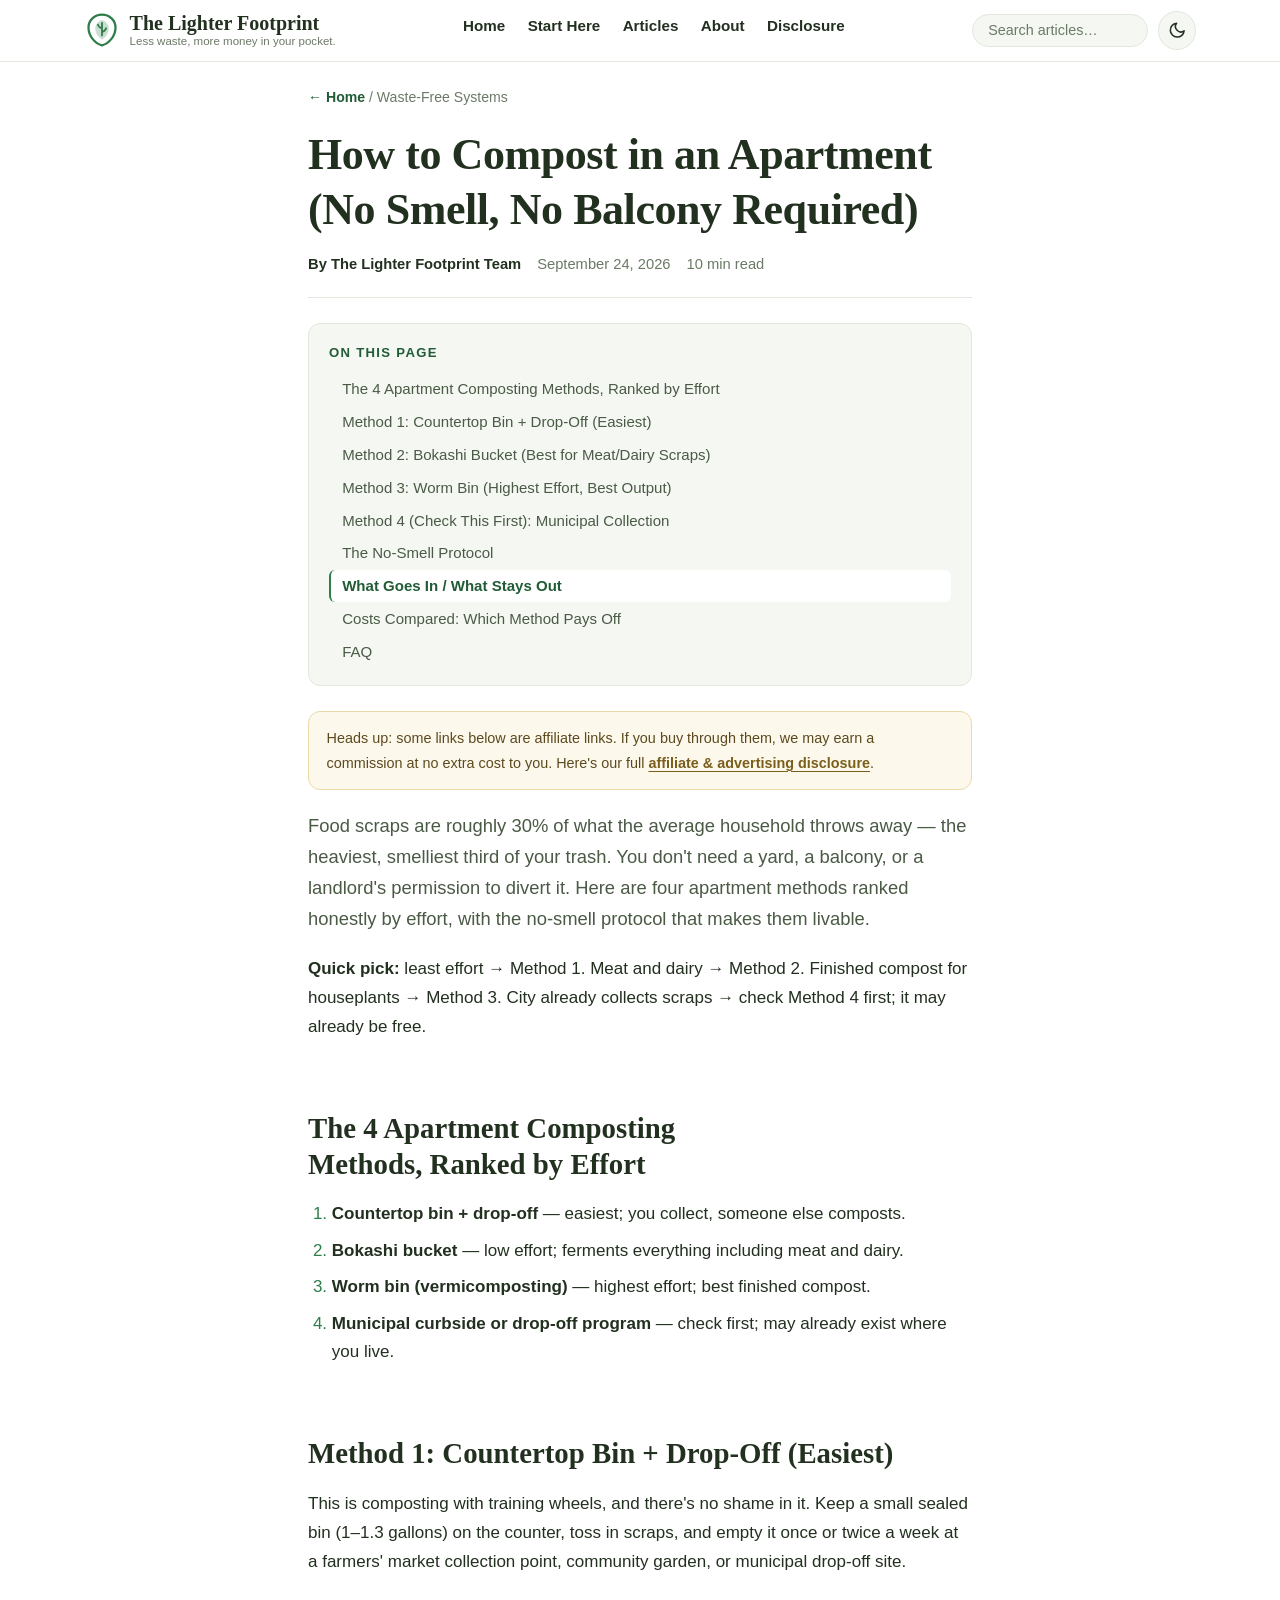
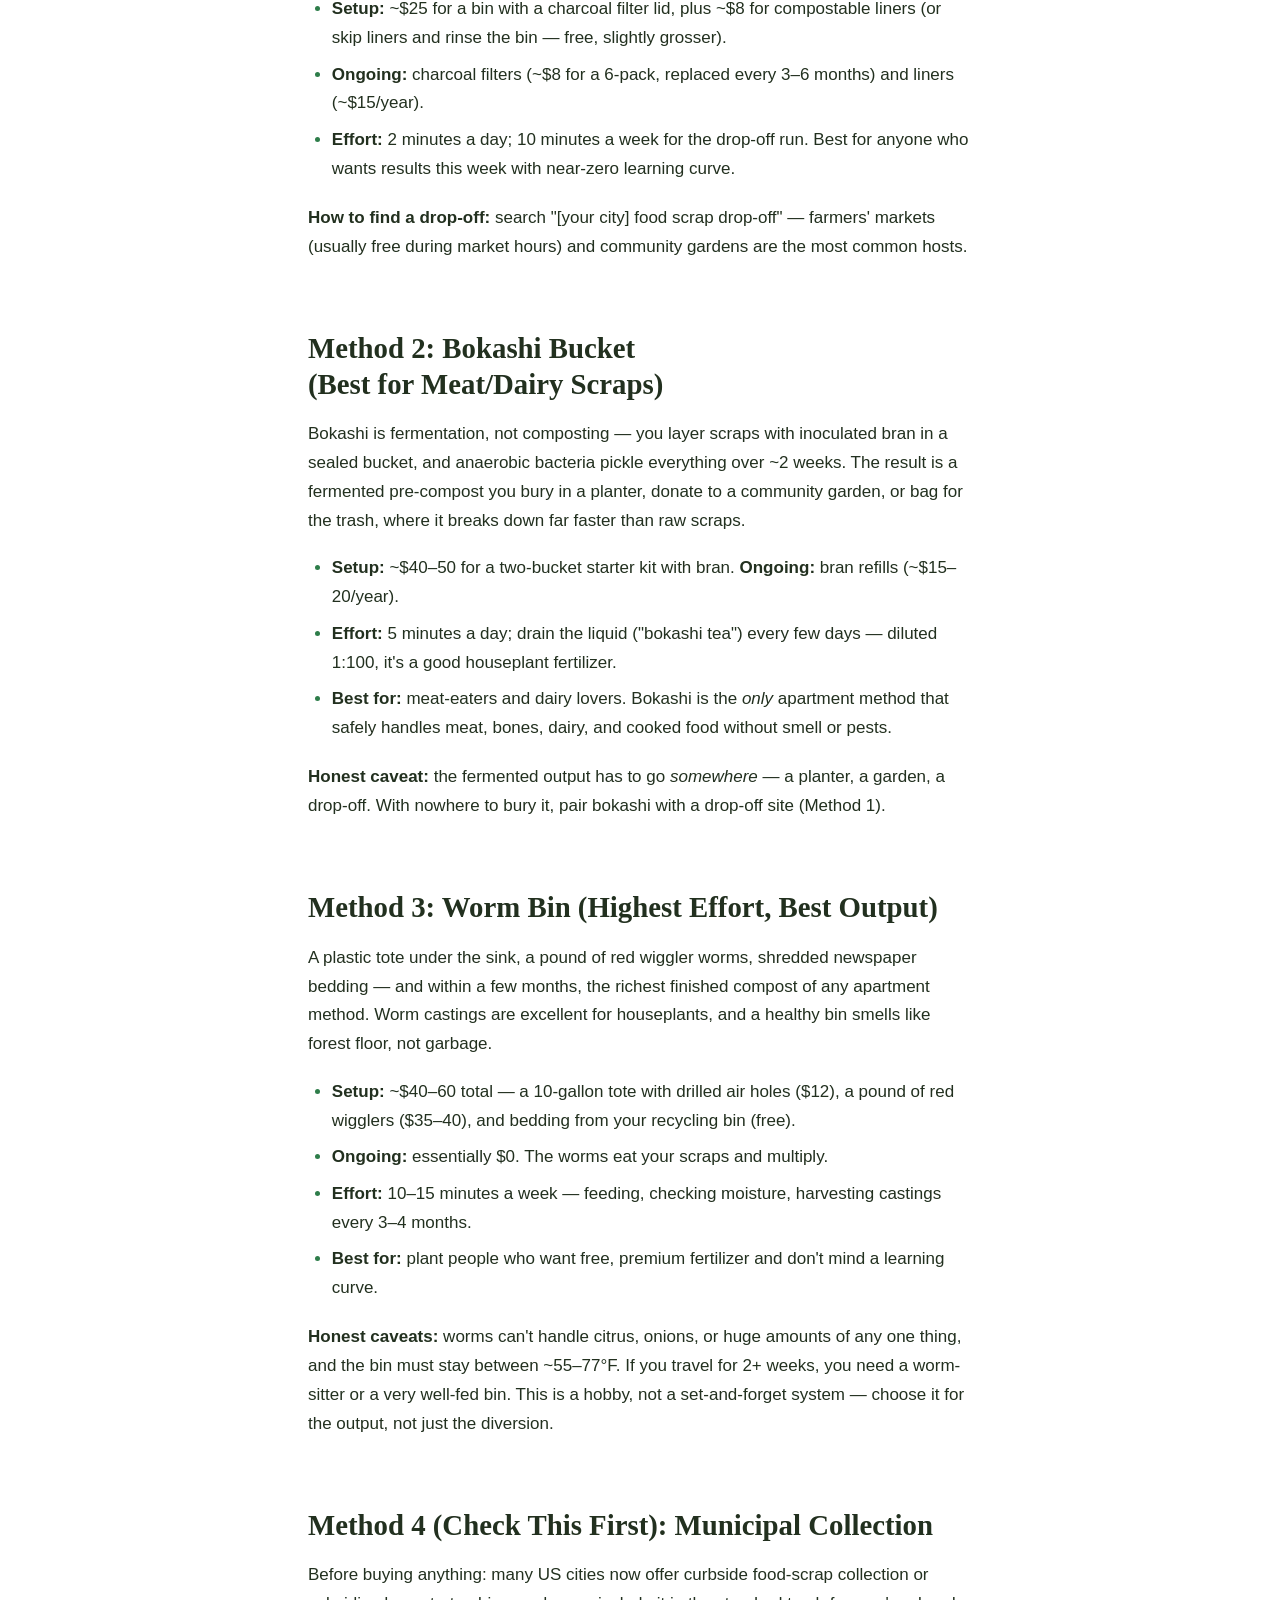
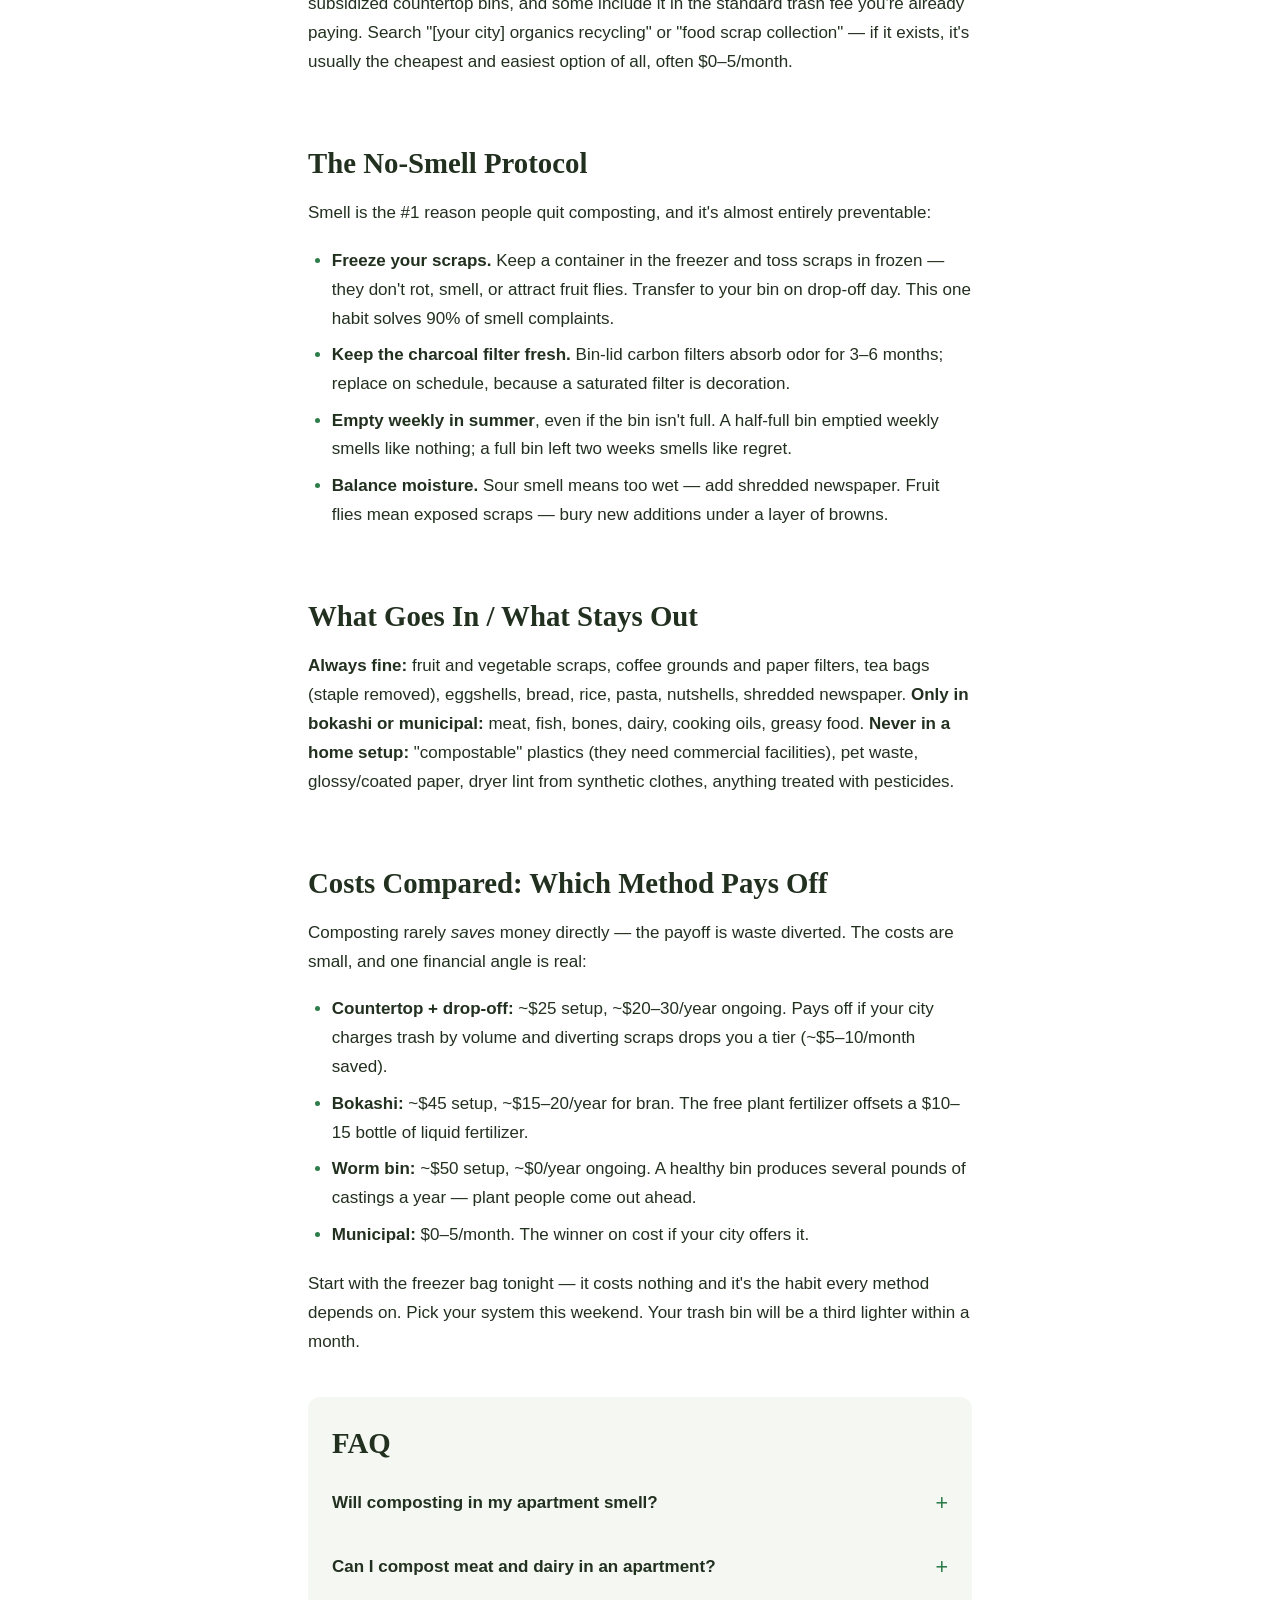
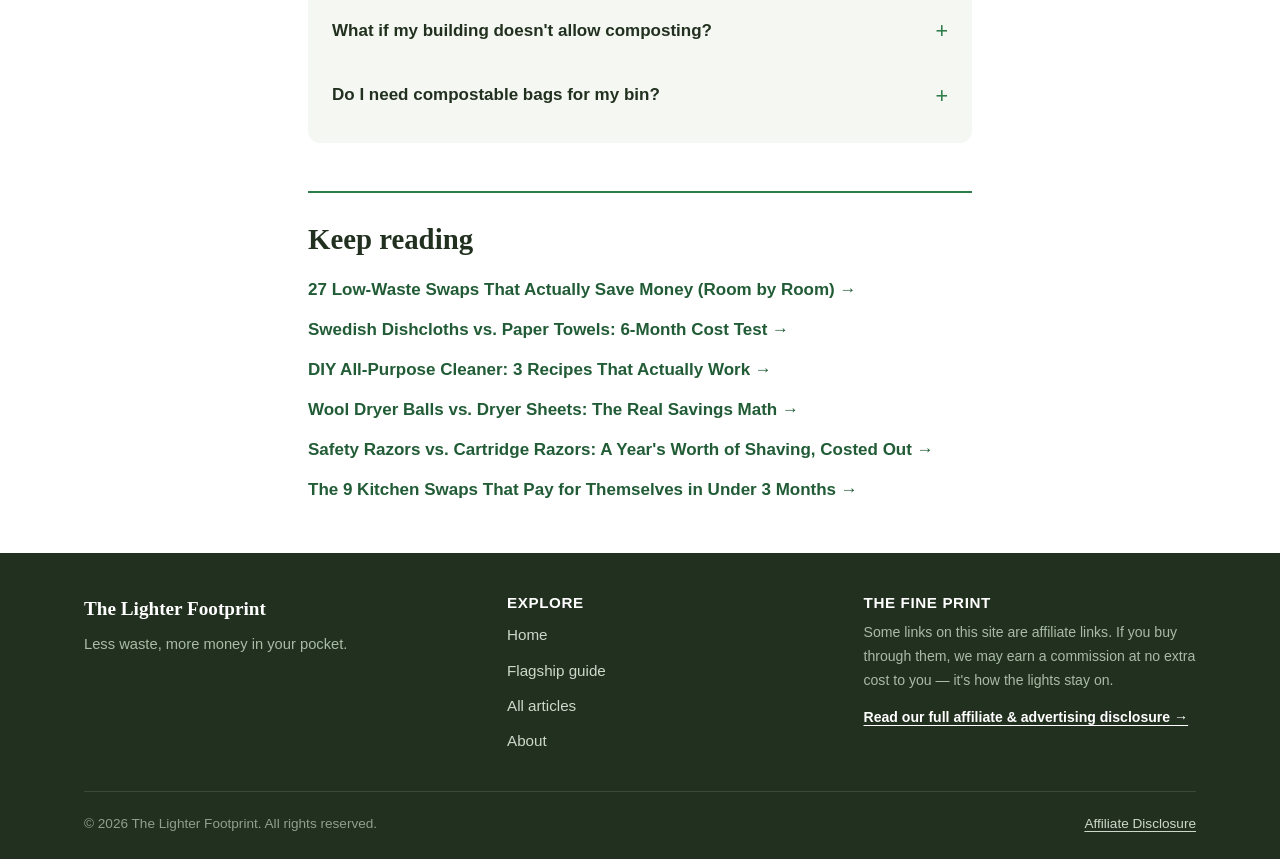
<file: articles/how-to-compost-in-an-apartment.html>
<!DOCTYPE html>
<html lang="en">
<head>
  <meta charset="utf-8">
  <meta name="viewport" content="width=device-width, initial-scale=1">
  <!-- MEDIVAVINE/JOURNEY: paste ad network script here -->
  <title>How to Compost in an Apartment (No Smell, No Balcony Required) | The Lighter Footprint</title>
  <meta name="description" content="Four renter-friendly apartment composting methods ranked by effort: countertop bin + drop-off, bokashi, worm bin, and municipal pickup. No-smell protocol and honest cost comparison.">
  <meta property="og:title" content="How to Compost in an Apartment (No Smell, No Balcony Required)">
  <meta property="og:description" content="Countertop bins, bokashi, worm bins, and drop-off — four apartment composting methods ranked by effort, with a no-smell protocol and cost comparison.">
  <meta property="og:type" content="article">
  <meta property="og:url" content="https://eco-home.pages.dev/articles/how-to-compost-in-an-apartment.html">
  <link rel="stylesheet" href="../styles.css">
  <script>
  /* Set theme before first paint: stored choice, else OS preference. */
  (function(){try{var t=localStorage.getItem('tlf-theme');if(!t){t=(window.matchMedia&&window.matchMedia('(prefers-color-scheme: dark)').matches)?'dark':'light';}document.documentElement.setAttribute('data-theme',t);}catch(e){}})();
  </script>
  <link rel="canonical" href="https://eco-home.pages.dev/articles/how-to-compost-in-an-apartment.html">
  <meta name="twitter:card" content="summary">
</head>
<body class="article-page">

<header class="site-header">
  <div class="header-inner">
    <a class="brand" href="../index.html" aria-label="The Lighter Footprint — home">
      <svg class="brand-mark" viewBox="0 0 40 40" role="img" aria-label="A green leaf inside a footprint outline">
        <path d="M20 3c-8.3 0-15 6.2-15 14.2C5 26.5 12 35 20 37c8-2 15-10.5 15-19.8C35 9.2 28.3 3 20 3z" fill="none" stroke="#2e7d4a" stroke-width="2.5"/>
        <path d="M20 9c-4.5 1.5-7.5 5-7.5 9.6 0 5.6 4.5 10.4 7.5 11.9 3-1.5 7.5-6.3 7.5-11.9C27.5 14 24.5 10.5 20 9z" fill="#2e7d4a" opacity="0.25"/>
        <path d="M20 12v14M20 18c-2.5-.5-4-2-4.5-4M20 22c2.5-.5 4-2 4.5-4" stroke="#2e7d4a" stroke-width="2" stroke-linecap="round" fill="none"/>
      </svg>
      <span class="brand-name">The Lighter Footprint<span class="brand-tag">Less waste, more money in your pocket.</span></span>
    </a>
    <button class="nav-toggle" id="navToggle" aria-expanded="false" aria-controls="siteNav" aria-label="Toggle navigation menu">
      <svg viewBox="0 0 24 24" fill="none" stroke="currentColor" stroke-width="2" stroke-linecap="round" aria-hidden="true">
        <path d="M4 7h16M4 12h16M4 17h16"/>
      </svg>
    </button>
    <nav class="site-nav" id="siteNav" aria-label="Main navigation">
      <ul>
        <li><a href="../index.html">Home</a></li>
        <li><a href="27-low-waste-swaps-that-actually-save-money.html">Start Here</a></li>
        <li><a href="../index.html#articles">Articles</a></li>
        <li><a href="../index.html#about">About</a></li>
        <li><a href="../disclosure.html">Disclosure</a></li>
      </ul>
    </nav>
    <div class="header-actions">
      <div class="site-search" data-search>
        <label class="visually-hidden" for="siteSearchInput">Search articles</label>
        <input class="site-search-input" id="siteSearchInput" type="search" placeholder="Search articles&hellip;" autocomplete="off" role="combobox" aria-expanded="false" aria-controls="siteSearchResults" aria-autocomplete="list">
        <div class="site-search-results" id="siteSearchResults" role="listbox" aria-label="Search results" hidden></div>
      </div>
      <button class="theme-toggle" id="themeToggle" type="button" aria-label="Switch to dark mode" aria-pressed="false">
        <svg class="icon-moon" viewBox="0 0 24 24" fill="none" stroke="currentColor" stroke-width="2" stroke-linecap="round" stroke-linejoin="round" aria-hidden="true"><path d="M21 12.8A9 9 0 1 1 11.2 3a7 7 0 0 0 9.8 9.8z"/></svg>
        <svg class="icon-sun" viewBox="0 0 24 24" fill="none" stroke="currentColor" stroke-width="2" stroke-linecap="round" aria-hidden="true"><circle cx="12" cy="12" r="4"/><path d="M12 2v2M12 20v2M4.9 4.9l1.4 1.4M17.7 17.7l1.4 1.4M2 12h2M20 12h2M4.9 19.1l1.4-1.4M17.7 6.3l1.4-1.4"/></svg>
      </button>
    </div>
  </div>
</header>

<main>
  <div class="wrap-narrow">
    <p class="breadcrumb"><a href="../index.html"><span aria-hidden="true">←</span> Home</a> / Waste-Free Systems</p>

    <article>
      <header class="article-head">
        <h1>How to Compost in an Apartment (No Smell, No Balcony Required)</h1>
        <p class="byline">
          <span class="author">By The Lighter Footprint Team</span>
          <time datetime="2026-09-24">September 24, 2026</time>
          <span>10 min read</span>
        </p>
      </header>

      <div class="disclosure-notice">
        Heads up: some links below are affiliate links. If you buy through them, we may earn a commission at no extra cost to you. Here's our full <a href="../disclosure.html">affiliate &amp; advertising disclosure</a>.
      </div>

      <p class="lede">Food scraps are roughly 30% of what the average household throws away — the heaviest, smelliest third of your trash. You don't need a yard, a balcony, or a landlord's permission to divert it. Here are four apartment methods ranked honestly by effort, with the no-smell protocol that makes them livable.</p>
      <p><strong>Quick pick:</strong> least effort → Method 1. Meat and dairy → Method 2. Finished compost for houseplants → Method 3. City already collects scraps → check Method 4 first; it may already be free.</p>

      <h2>The 4 Apartment Composting Methods, Ranked by Effort</h2>
      <ol>
        <li><strong>Countertop bin + drop-off</strong> — easiest; you collect, someone else composts.</li>
        <li><strong>Bokashi bucket</strong> — low effort; ferments everything including meat and dairy.</li>
        <li><strong>Worm bin (vermicomposting)</strong> — highest effort; best finished compost.</li>
        <li><strong>Municipal curbside or drop-off program</strong> — check first; may already exist where you live.</li>
      </ol>

      <h2>Method 1: Countertop Bin + Drop-Off (Easiest)</h2>
      <p>This is composting with training wheels, and there's no shame in it. Keep a small sealed bin (1–1.3 gallons) on the counter, toss in scraps, and empty it once or twice a week at a farmers' market collection point, community garden, or municipal drop-off site.</p>
      <ul>
        <li><strong>Setup:</strong> ~$25 for a bin with a charcoal filter lid, plus ~$8 for compostable liners (or skip liners and rinse the bin — free, slightly grosser).</li>
        <li><strong>Ongoing:</strong> charcoal filters (~$8 for a 6-pack, replaced every 3–6 months) and liners (~$15/year).</li>
        <li><strong>Effort:</strong> 2 minutes a day; 10 minutes a week for the drop-off run. Best for anyone who wants results this week with near-zero learning curve.</li>
      </ul>
      <p><strong>How to find a drop-off:</strong> search "[your city] food scrap drop-off" — farmers' markets (usually free during market hours) and community gardens are the most common hosts.</p>
      <!-- AFFILIATE: recommended countertop compost bin with charcoal filters — Amazon Associates (mid-price item); pair with compostable bin liners as an add-on. -->

      <h2>Method 2: Bokashi Bucket (Best for Meat/Dairy Scraps)</h2>
      <p>Bokashi is fermentation, not composting — you layer scraps with inoculated bran in a sealed bucket, and anaerobic bacteria pickle everything over ~2 weeks. The result is a fermented pre-compost you bury in a planter, donate to a community garden, or bag for the trash, where it breaks down far faster than raw scraps.</p>
      <ul>
        <li><strong>Setup:</strong> ~$40–50 for a two-bucket starter kit with bran. <strong>Ongoing:</strong> bran refills (~$15–20/year).</li>
        <li><strong>Effort:</strong> 5 minutes a day; drain the liquid ("bokashi tea") every few days — diluted 1:100, it's a good houseplant fertilizer.</li>
        <li><strong>Best for:</strong> meat-eaters and dairy lovers. Bokashi is the <em>only</em> apartment method that safely handles meat, bones, dairy, and cooked food without smell or pests.</li>
      </ul>
      <p><strong>Honest caveat:</strong> the fermented output has to go <em>somewhere</em> — a planter, a garden, a drop-off. With nowhere to bury it, pair bokashi with a drop-off site (Method 1).</p>
      <!-- AFFILIATE: bokashi starter kit (two-bucket set with bran) — Amazon Associates; bran refills as the recurring-purchase angle. -->

      <h2>Method 3: Worm Bin (Highest Effort, Best Output)</h2>
      <p>A plastic tote under the sink, a pound of red wiggler worms, shredded newspaper bedding — and within a few months, the richest finished compost of any apartment method. Worm castings are excellent for houseplants, and a healthy bin smells like forest floor, not garbage.</p>
      <ul>
        <li><strong>Setup:</strong> ~$40–60 total — a 10-gallon tote with drilled air holes ($12), a pound of red wigglers ($35–40), and bedding from your recycling bin (free).</li>
        <li><strong>Ongoing:</strong> essentially $0. The worms eat your scraps and multiply.</li>
        <li><strong>Effort:</strong> 10–15 minutes a week — feeding, checking moisture, harvesting castings every 3–4 months.</li>
        <li><strong>Best for:</strong> plant people who want free, premium fertilizer and don't mind a learning curve.</li>
      </ul>
      <p><strong>Honest caveats:</strong> worms can't handle citrus, onions, or huge amounts of any one thing, and the bin must stay between ~55–77°F. If you travel for 2+ weeks, you need a worm-sitter or a very well-fed bin. This is a hobby, not a set-and-forget system — choose it for the output, not just the diversion.</p>

      <h2>Method 4 (Check This First): Municipal Collection</h2>
      <p>Before buying anything: many US cities now offer curbside food-scrap collection or subsidized countertop bins, and some include it in the standard trash fee you're already paying. Search "[your city] organics recycling" or "food scrap collection" — if it exists, it's usually the cheapest and easiest option of all, often $0–5/month.</p>

      <h2>The No-Smell Protocol</h2>
      <p>Smell is the #1 reason people quit composting, and it's almost entirely preventable:</p>
      <ul>
        <li><strong>Freeze your scraps.</strong> Keep a container in the freezer and toss scraps in frozen — they don't rot, smell, or attract fruit flies. Transfer to your bin on drop-off day. This one habit solves 90% of smell complaints.</li>
        <li><strong>Keep the charcoal filter fresh.</strong> Bin-lid carbon filters absorb odor for 3–6 months; replace on schedule, because a saturated filter is decoration.</li>
        <li><strong>Empty weekly in summer</strong>, even if the bin isn't full. A half-full bin emptied weekly smells like nothing; a full bin left two weeks smells like regret.</li>
        <li><strong>Balance moisture.</strong> Sour smell means too wet — add shredded newspaper. Fruit flies mean exposed scraps — bury new additions under a layer of browns.</li>
      </ul>

      <h2>What Goes In / What Stays Out</h2>
      <p><strong>Always fine:</strong> fruit and vegetable scraps, coffee grounds and paper filters, tea bags (staple removed), eggshells, bread, rice, pasta, nutshells, shredded newspaper. <strong>Only in bokashi or municipal:</strong> meat, fish, bones, dairy, cooking oils, greasy food. <strong>Never in a home setup:</strong> "compostable" plastics (they need commercial facilities), pet waste, glossy/coated paper, dryer lint from synthetic clothes, anything treated with pesticides.</p>

      <h2>Costs Compared: Which Method Pays Off</h2>
      <p>Composting rarely <em>saves</em> money directly — the payoff is waste diverted. The costs are small, and one financial angle is real:</p>
      <ul>
        <li><strong>Countertop + drop-off:</strong> ~$25 setup, ~$20–30/year ongoing. Pays off if your city charges trash by volume and diverting scraps drops you a tier (~$5–10/month saved).</li>
        <li><strong>Bokashi:</strong> ~$45 setup, ~$15–20/year for bran. The free plant fertilizer offsets a $10–15 bottle of liquid fertilizer.</li>
        <li><strong>Worm bin:</strong> ~$50 setup, ~$0/year ongoing. A healthy bin produces several pounds of castings a year — plant people come out ahead.</li>
        <li><strong>Municipal:</strong> $0–5/month. The winner on cost if your city offers it.</li>
      </ul>
      <p>Start with the freezer bag tonight — it costs nothing and it's the habit every method depends on. Pick your system this weekend. Your trash bin will be a third lighter within a month.</p>

      <div class="faq">
        <h2>FAQ</h2>
        <dl>
          <dt>Will composting in my apartment smell?</dt>
          <dd>Not if you freeze scraps until drop-off day, empty weekly, and keep the charcoal filter fresh. Smell comes from scraps rotting at room temperature — the freezer habit eliminates that.</dd>
          <dt>Can I compost meat and dairy in an apartment?</dt>
          <dd>Only with bokashi or a municipal program that accepts them. Don't put meat or dairy in a countertop bin or worm bin — they smell, attract pests, and can harbor pathogens.</dd>
          <dt>What if my building doesn't allow composting?</dt>
          <dd>A sealed countertop bin with frozen scraps is no different from a trash can — it needs no permission. For worm bins, red wigglers in a sealed tote are quieter than a goldfish.</dd>
          <dt>Do I need compostable bags for my bin?</dt>
          <dd>No — a rinse after emptying works fine. If you use them, confirm your drop-off site accepts them; many "compostable" bags only break down in commercial facilities. We explain why "compostable" disposables are usually a money trap in our <a href="9-kitchen-swaps-that-pay-for-themselves.html">kitchen swaps guide</a>.</dd>
        </dl>
      </div>

      <nav class="keep-reading" aria-label="Keep reading">
        <h2>Keep reading</h2>
        <ul>
          <li><a href="27-low-waste-swaps-that-actually-save-money.html">27 Low-Waste Swaps That Actually Save Money (Room by Room) →</a></li>
          <li><a href="swedish-dishcloths-vs-paper-towels-6-month-cost-test.html">Swedish Dishcloths vs. Paper Towels: 6-Month Cost Test →</a></li>
          <li><a href="diy-all-purpose-cleaner-3-recipes.html">DIY All-Purpose Cleaner: 3 Recipes That Actually Work →</a></li>
          <li><a href="wool-dryer-balls-vs-dryer-sheets.html">Wool Dryer Balls vs. Dryer Sheets: The Real Savings Math →</a></li>
          <li><a href="safety-razors-vs-cartridge-razors.html">Safety Razors vs. Cartridge Razors: A Year's Worth of Shaving, Costed Out →</a></li>
          <li><a href="9-kitchen-swaps-that-pay-for-themselves.html">The 9 Kitchen Swaps That Pay for Themselves in Under 3 Months →</a></li>
        </ul>
      </nav>
    </article>
  </div>
</main>

<footer class="site-footer">
  <div class="footer-inner">
    <div class="footer-grid">
      <div>
        <div class="footer-brand">The Lighter Footprint</div>
        <p class="footer-tag">Less waste, more money in your pocket.</p>
      </div>
      <nav class="footer-nav" aria-label="Footer navigation">
        <h3>Explore</h3>
        <ul>
          <li><a href="../index.html">Home</a></li>
          <li><a href="27-low-waste-swaps-that-actually-save-money.html">Flagship guide</a></li>
          <li><a href="../index.html#articles">All articles</a></li>
          <li><a href="../index.html#about">About</a></li>
        </ul>
      </nav>
      <div class="footer-note">
        <h3>The fine print</h3>
        <p>Some links on this site are affiliate links. If you buy through them, we may earn a commission at no extra cost to you — it's how the lights stay on.</p>
        <p><a href="../disclosure.html" class="footer-note-link">Read our full affiliate &amp; advertising disclosure →</a></p>
      </div>
    </div>
    <div class="footer-bottom">
      <span>© 2026 The Lighter Footprint. All rights reserved.</span>
      <span><a href="../disclosure.html">Affiliate Disclosure</a></span>
    </div>
  </div>
</footer>

<script src="../assets/site.js"></script>
</body>
</html>
</file>
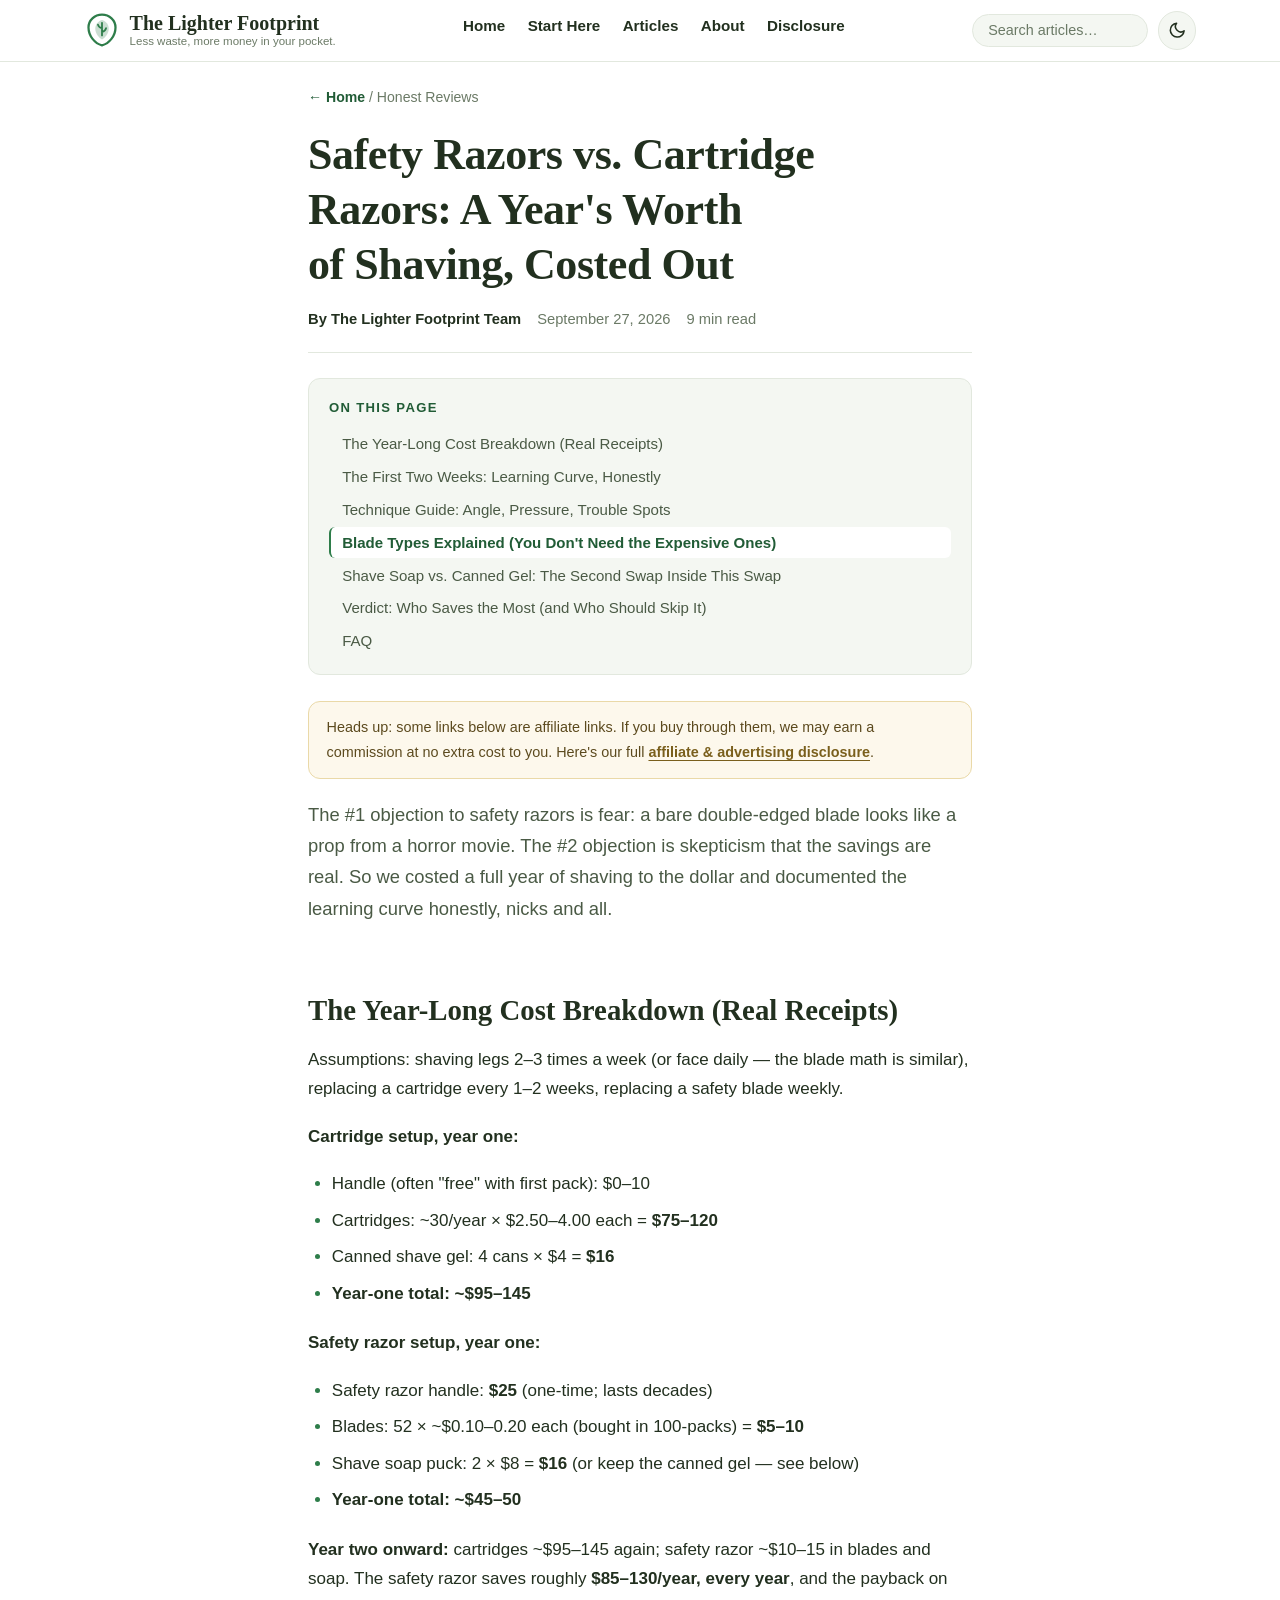
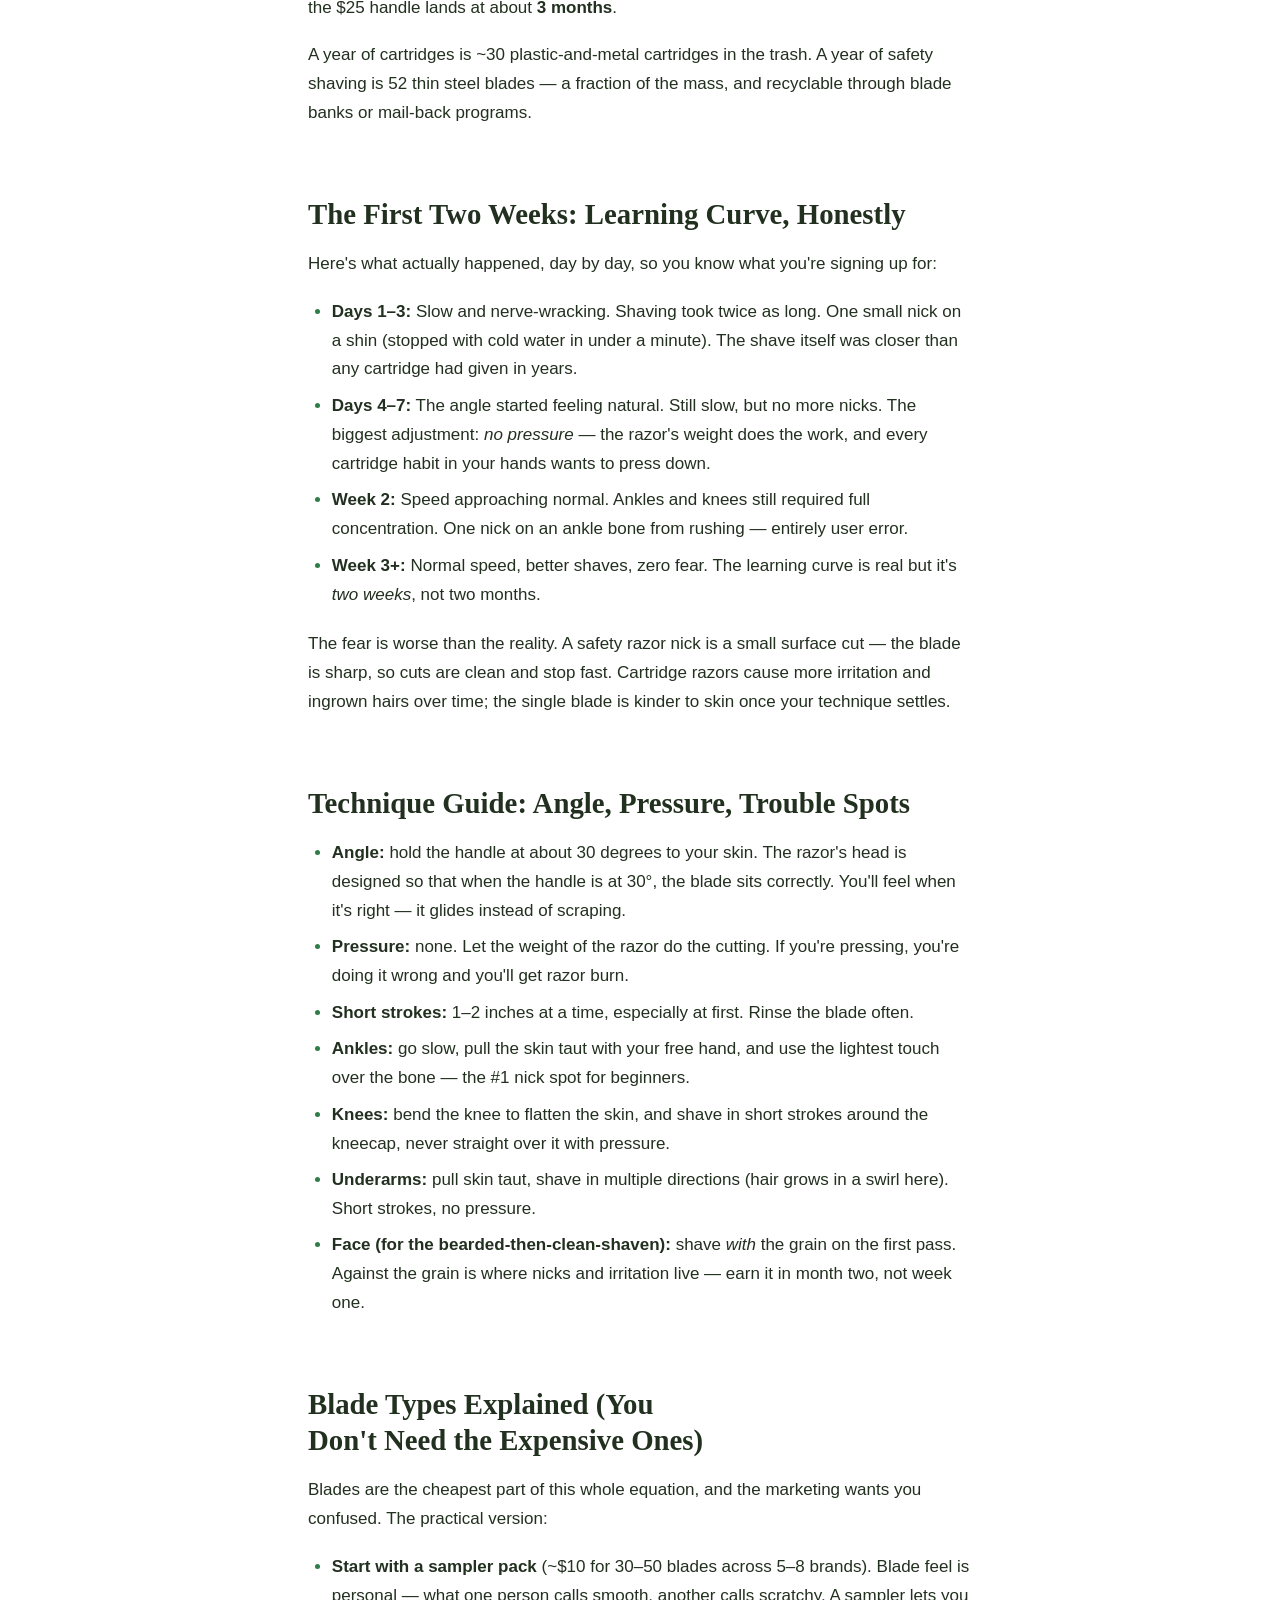
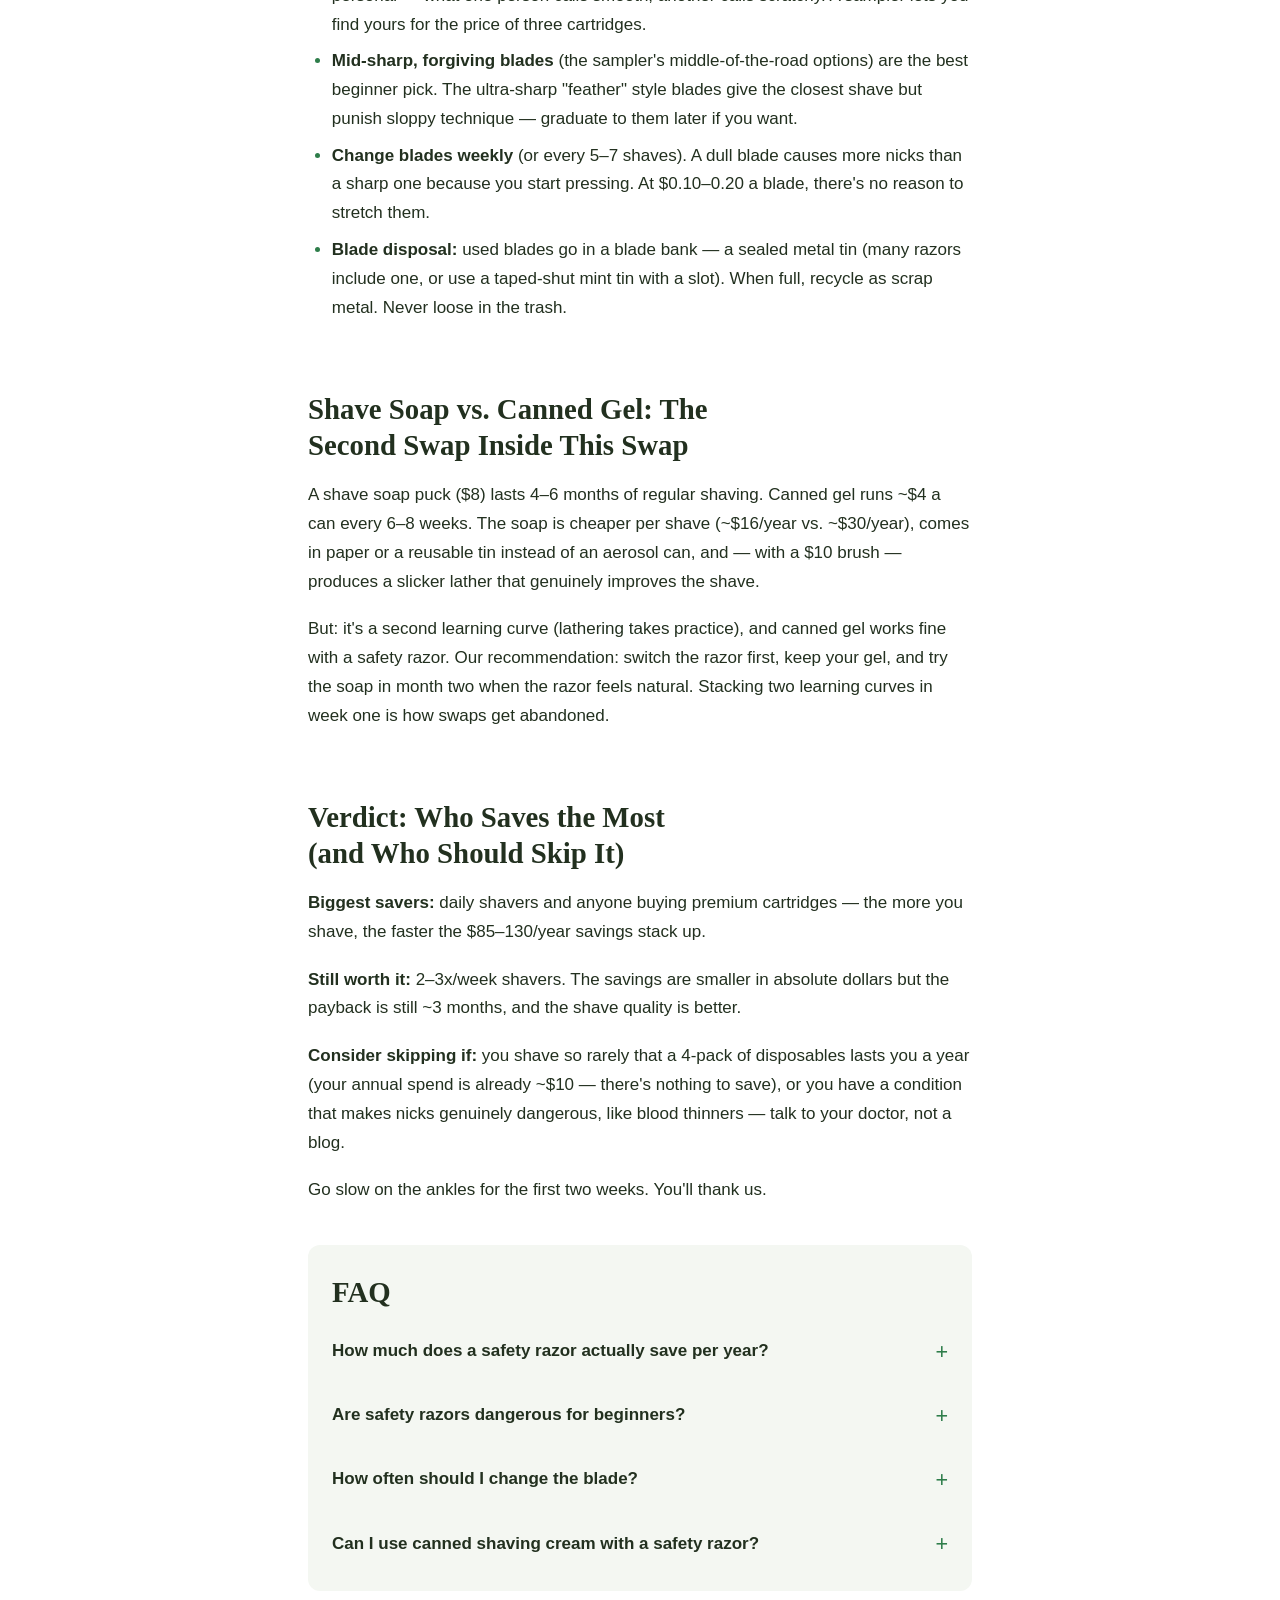
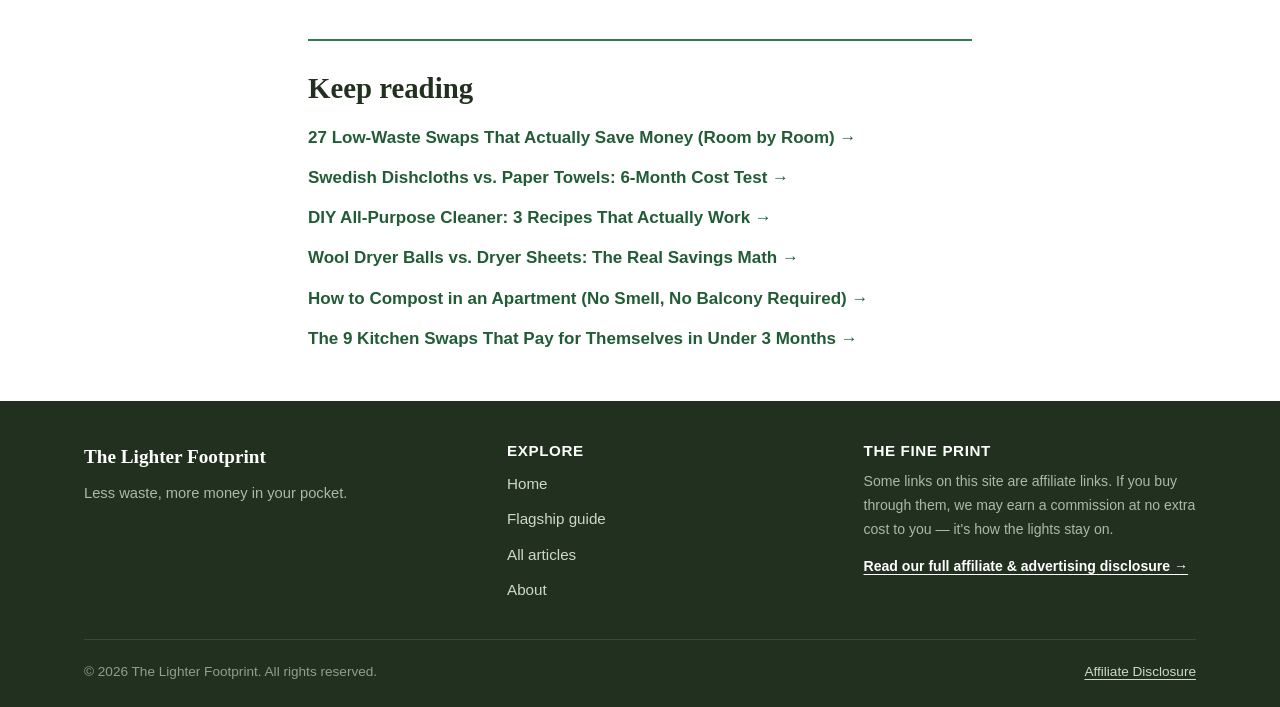
<file: articles/safety-razors-vs-cartridge-razors.html>
<!DOCTYPE html>
<html lang="en">
<head>
  <meta charset="utf-8">
  <meta name="viewport" content="width=device-width, initial-scale=1">
  <!-- MEDIVAVINE/JOURNEY: paste ad network script here -->
  <title>Safety Razors vs. Cartridge Razors: Costed Out | The Lighter Footprint</title>
  <meta name="description" content="A full year of shaving costed to the dollar: safety razor vs. cartridges. Honest learning-curve timeline, technique guide for beginners, and who saves the most.">
  <meta property="og:title" content="Safety Razors vs. Cartridge Razors: Costed Out">
  <meta property="og:description" content="One year, two razors, every dollar counted — plus the honest learning curve and technique tips for the spots that scare beginners.">
  <meta property="og:type" content="article">
  <meta property="og:url" content="https://eco-home.pages.dev/articles/safety-razors-vs-cartridge-razors.html">
  <link rel="stylesheet" href="../styles.css">
  <script>
  /* Set theme before first paint: stored choice, else OS preference. */
  (function(){try{var t=localStorage.getItem('tlf-theme');if(!t){t=(window.matchMedia&&window.matchMedia('(prefers-color-scheme: dark)').matches)?'dark':'light';}document.documentElement.setAttribute('data-theme',t);}catch(e){}})();
  </script>
  <link rel="canonical" href="https://eco-home.pages.dev/articles/safety-razors-vs-cartridge-razors.html">
  <meta name="twitter:card" content="summary">
</head>
<body class="article-page">

<header class="site-header">
  <div class="header-inner">
    <a class="brand" href="../index.html" aria-label="The Lighter Footprint — home">
      <svg class="brand-mark" viewBox="0 0 40 40" role="img" aria-label="A green leaf inside a footprint outline">
        <path d="M20 3c-8.3 0-15 6.2-15 14.2C5 26.5 12 35 20 37c8-2 15-10.5 15-19.8C35 9.2 28.3 3 20 3z" fill="none" stroke="#2e7d4a" stroke-width="2.5"/>
        <path d="M20 9c-4.5 1.5-7.5 5-7.5 9.6 0 5.6 4.5 10.4 7.5 11.9 3-1.5 7.5-6.3 7.5-11.9C27.5 14 24.5 10.5 20 9z" fill="#2e7d4a" opacity="0.25"/>
        <path d="M20 12v14M20 18c-2.5-.5-4-2-4.5-4M20 22c2.5-.5 4-2 4.5-4" stroke="#2e7d4a" stroke-width="2" stroke-linecap="round" fill="none"/>
      </svg>
      <span class="brand-name">The Lighter Footprint<span class="brand-tag">Less waste, more money in your pocket.</span></span>
    </a>
    <button class="nav-toggle" id="navToggle" aria-expanded="false" aria-controls="siteNav" aria-label="Toggle navigation menu">
      <svg viewBox="0 0 24 24" fill="none" stroke="currentColor" stroke-width="2" stroke-linecap="round" aria-hidden="true">
        <path d="M4 7h16M4 12h16M4 17h16"/>
      </svg>
    </button>
    <nav class="site-nav" id="siteNav" aria-label="Main navigation">
      <ul>
        <li><a href="../index.html">Home</a></li>
        <li><a href="27-low-waste-swaps-that-actually-save-money.html">Start Here</a></li>
        <li><a href="../index.html#articles">Articles</a></li>
        <li><a href="../index.html#about">About</a></li>
        <li><a href="../disclosure.html">Disclosure</a></li>
      </ul>
    </nav>
    <div class="header-actions">
      <div class="site-search" data-search>
        <label class="visually-hidden" for="siteSearchInput">Search articles</label>
        <input class="site-search-input" id="siteSearchInput" type="search" placeholder="Search articles&hellip;" autocomplete="off" role="combobox" aria-expanded="false" aria-controls="siteSearchResults" aria-autocomplete="list">
        <div class="site-search-results" id="siteSearchResults" role="listbox" aria-label="Search results" hidden></div>
      </div>
      <button class="theme-toggle" id="themeToggle" type="button" aria-label="Switch to dark mode" aria-pressed="false">
        <svg class="icon-moon" viewBox="0 0 24 24" fill="none" stroke="currentColor" stroke-width="2" stroke-linecap="round" stroke-linejoin="round" aria-hidden="true"><path d="M21 12.8A9 9 0 1 1 11.2 3a7 7 0 0 0 9.8 9.8z"/></svg>
        <svg class="icon-sun" viewBox="0 0 24 24" fill="none" stroke="currentColor" stroke-width="2" stroke-linecap="round" aria-hidden="true"><circle cx="12" cy="12" r="4"/><path d="M12 2v2M12 20v2M4.9 4.9l1.4 1.4M17.7 17.7l1.4 1.4M2 12h2M20 12h2M4.9 19.1l1.4-1.4M17.7 6.3l1.4-1.4"/></svg>
      </button>
    </div>
  </div>
</header>

<main>
  <div class="wrap-narrow">
    <p class="breadcrumb"><a href="../index.html"><span aria-hidden="true">←</span> Home</a> / Honest Reviews</p>

    <article>
      <header class="article-head">
        <h1>Safety Razors vs. Cartridge Razors: A Year's Worth of Shaving, Costed Out</h1>
        <p class="byline">
          <span class="author">By The Lighter Footprint Team</span>
          <time datetime="2026-09-27">September 27, 2026</time>
          <span>9 min read</span>
        </p>
      </header>

      <div class="disclosure-notice">
        Heads up: some links below are affiliate links. If you buy through them, we may earn a commission at no extra cost to you. Here's our full <a href="../disclosure.html">affiliate &amp; advertising disclosure</a>.
      </div>

      <p class="lede">The #1 objection to safety razors is fear: a bare double-edged blade looks like a prop from a horror movie. The #2 objection is skepticism that the savings are real. So we costed a full year of shaving to the dollar and documented the learning curve honestly, nicks and all.</p>

      <h2>The Year-Long Cost Breakdown (Real Receipts)</h2>
      <p>Assumptions: shaving legs 2–3 times a week (or face daily — the blade math is similar), replacing a cartridge every 1–2 weeks, replacing a safety blade weekly.</p>
      <p><strong>Cartridge setup, year one:</strong></p>
      <ul>
        <li>Handle (often "free" with first pack): $0–10</li>
        <li>Cartridges: ~30/year × $2.50–4.00 each = <strong>$75–120</strong></li>
        <li>Canned shave gel: 4 cans × $4 = <strong>$16</strong></li>
        <li><strong>Year-one total: ~$95–145</strong></li>
      </ul>
      <p><strong>Safety razor setup, year one:</strong></p>
      <ul>
        <li>Safety razor handle: <strong>$25</strong> (one-time; lasts decades)</li>
        <li>Blades: 52 × ~$0.10–0.20 each (bought in 100-packs) = <strong>$5–10</strong></li>
        <li>Shave soap puck: 2 × $8 = <strong>$16</strong> (or keep the canned gel — see below)</li>
        <li><strong>Year-one total: ~$45–50</strong></li>
      </ul>
      <p><strong>Year two onward:</strong> cartridges ~$95–145 again; safety razor ~$10–15 in blades and soap. The safety razor saves roughly <strong>$85–130/year, every year</strong>, and the payback on the $25 handle lands at about <strong>3 months</strong>.</p>
      <p>A year of cartridges is ~30 plastic-and-metal cartridges in the trash. A year of safety shaving is 52 thin steel blades — a fraction of the mass, and recyclable through blade banks or mail-back programs.</p>
      <!-- AFFILIATE: safety razor starter kit (handle + blade sampler) — Amazon Associates, ~$25–35 AOV; blade sampler packs as the upsell; shave-soap brand via ShareASale for the recurring-purchase angle. -->

      <h2>The First Two Weeks: Learning Curve, Honestly</h2>
      <p>Here's what actually happened, day by day, so you know what you're signing up for:</p>
      <ul>
        <li><strong>Days 1–3:</strong> Slow and nerve-wracking. Shaving took twice as long. One small nick on a shin (stopped with cold water in under a minute). The shave itself was closer than any cartridge had given in years.</li>
        <li><strong>Days 4–7:</strong> The angle started feeling natural. Still slow, but no more nicks. The biggest adjustment: <em>no pressure</em> — the razor's weight does the work, and every cartridge habit in your hands wants to press down.</li>
        <li><strong>Week 2:</strong> Speed approaching normal. Ankles and knees still required full concentration. One nick on an ankle bone from rushing — entirely user error.</li>
        <li><strong>Week 3+:</strong> Normal speed, better shaves, zero fear. The learning curve is real but it's <em>two weeks</em>, not two months.</li>
      </ul>
      <p>The fear is worse than the reality. A safety razor nick is a small surface cut — the blade is sharp, so cuts are clean and stop fast. Cartridge razors cause more irritation and ingrown hairs over time; the single blade is kinder to skin once your technique settles.</p>

      <h2>Technique Guide: Angle, Pressure, Trouble Spots</h2>
      <ul>
        <li><strong>Angle:</strong> hold the handle at about 30 degrees to your skin. The razor's head is designed so that when the handle is at 30°, the blade sits correctly. You'll feel when it's right — it glides instead of scraping.</li>
        <li><strong>Pressure:</strong> none. Let the weight of the razor do the cutting. If you're pressing, you're doing it wrong and you'll get razor burn.</li>
        <li><strong>Short strokes:</strong> 1–2 inches at a time, especially at first. Rinse the blade often.</li>
        <li><strong>Ankles:</strong> go slow, pull the skin taut with your free hand, and use the lightest touch over the bone — the #1 nick spot for beginners.</li>
        <li><strong>Knees:</strong> bend the knee to flatten the skin, and shave in short strokes around the kneecap, never straight over it with pressure.</li>
        <li><strong>Underarms:</strong> pull skin taut, shave in multiple directions (hair grows in a swirl here). Short strokes, no pressure.</li>
        <li><strong>Face (for the bearded-then-clean-shaven):</strong> shave <em>with</em> the grain on the first pass. Against the grain is where nicks and irritation live — earn it in month two, not week one.</li>      </ul>

      <h2>Blade Types Explained (You Don't Need the Expensive Ones)</h2>
      <p>Blades are the cheapest part of this whole equation, and the marketing wants you confused. The practical version:</p>
      <ul>
        <li><strong>Start with a sampler pack</strong> (~$10 for 30–50 blades across 5–8 brands). Blade feel is personal — what one person calls smooth, another calls scratchy. A sampler lets you find yours for the price of three cartridges.</li>
        <li><strong>Mid-sharp, forgiving blades</strong> (the sampler's middle-of-the-road options) are the best beginner pick. The ultra-sharp "feather" style blades give the closest shave but punish sloppy technique — graduate to them later if you want.</li>
        <li><strong>Change blades weekly</strong> (or every 5–7 shaves). A dull blade causes more nicks than a sharp one because you start pressing. At $0.10–0.20 a blade, there's no reason to stretch them.</li>
        <li><strong>Blade disposal:</strong> used blades go in a blade bank — a sealed metal tin (many razors include one, or use a taped-shut mint tin with a slot). When full, recycle as scrap metal. Never loose in the trash.</li>
      </ul>

      <h2>Shave Soap vs. Canned Gel: The Second Swap Inside This Swap</h2>
      <p>A shave soap puck ($8) lasts 4–6 months of regular shaving. Canned gel runs ~$4 a can every 6–8 weeks. The soap is cheaper per shave (~$16/year vs. ~$30/year), comes in paper or a reusable tin instead of an aerosol can, and — with a $10 brush — produces a slicker lather that genuinely improves the shave.</p>
      <p>But: it's a second learning curve (lathering takes practice), and canned gel works fine with a safety razor. Our recommendation: switch the razor first, keep your gel, and try the soap in month two when the razor feels natural. Stacking two learning curves in week one is how swaps get abandoned.</p>

      <h2>Verdict: Who Saves the Most (and Who Should Skip It)</h2>
      <p><strong>Biggest savers:</strong> daily shavers and anyone buying premium cartridges — the more you shave, the faster the $85–130/year savings stack up.</p>
      <p><strong>Still worth it:</strong> 2–3x/week shavers. The savings are smaller in absolute dollars but the payback is still ~3 months, and the shave quality is better.</p>
      <p><strong>Consider skipping if:</strong> you shave so rarely that a 4-pack of disposables lasts you a year (your annual spend is already ~$10 — there's nothing to save), or you have a condition that makes nicks genuinely dangerous, like blood thinners — talk to your doctor, not a blog.</p>
      <p>Go slow on the ankles for the first two weeks. You'll thank us.</p>

      <div class="faq">
        <h2>FAQ</h2>
        <dl>
          <dt>How much does a safety razor actually save per year?</dt>
          <dd>Roughly $85–130/year versus cartridges, after a ~$35–50 first-year setup. Year two onward costs about $10–15 in blades and soap, and the handle pays for itself in about 3 months.</dd>
          <dt>Are safety razors dangerous for beginners?</dt>
          <dd>They demand respect, not fear. Expect a small nick or two in the first two weeks — clean, shallow cuts that stop quickly. Short strokes, no pressure, and a 30-degree angle keep you safe.</dd>
          <dt>How often should I change the blade?</dt>
          <dd>Every 5–7 shaves, or weekly for regular shavers. Dull blades cause more nicks than sharp ones, and at $0.10–0.20 a blade, frequent changes cost almost nothing.</dd>
          <dt>Can I use canned shaving cream with a safety razor?</dt>
          <dd>Yes — it works fine. Shave soap is cheaper and slicker, but keep your canned gel for the first month so you're only learning one new skill at a time.</dd>
        </dl>
      </div>

      <nav class="keep-reading" aria-label="Keep reading">
        <h2>Keep reading</h2>
        <ul>
          <li><a href="27-low-waste-swaps-that-actually-save-money.html">27 Low-Waste Swaps That Actually Save Money (Room by Room) →</a></li>
          <li><a href="swedish-dishcloths-vs-paper-towels-6-month-cost-test.html">Swedish Dishcloths vs. Paper Towels: 6-Month Cost Test →</a></li>
          <li><a href="diy-all-purpose-cleaner-3-recipes.html">DIY All-Purpose Cleaner: 3 Recipes That Actually Work →</a></li>
          <li><a href="wool-dryer-balls-vs-dryer-sheets.html">Wool Dryer Balls vs. Dryer Sheets: The Real Savings Math →</a></li>
          <li><a href="how-to-compost-in-an-apartment.html">How to Compost in an Apartment (No Smell, No Balcony Required) →</a></li>
          <li><a href="9-kitchen-swaps-that-pay-for-themselves.html">The 9 Kitchen Swaps That Pay for Themselves in Under 3 Months →</a></li>
        </ul>
      </nav>
    </article>
  </div>
</main>

<footer class="site-footer">
  <div class="footer-inner">
    <div class="footer-grid">
      <div>
        <div class="footer-brand">The Lighter Footprint</div>
        <p class="footer-tag">Less waste, more money in your pocket.</p>
      </div>
      <nav class="footer-nav" aria-label="Footer navigation">
        <h3>Explore</h3>
        <ul>
          <li><a href="../index.html">Home</a></li>
          <li><a href="27-low-waste-swaps-that-actually-save-money.html">Flagship guide</a></li>
          <li><a href="../index.html#articles">All articles</a></li>
          <li><a href="../index.html#about">About</a></li>
        </ul>
      </nav>
      <div class="footer-note">
        <h3>The fine print</h3>
        <p>Some links on this site are affiliate links. If you buy through them, we may earn a commission at no extra cost to you — it's how the lights stay on.</p>
        <p><a href="../disclosure.html" class="footer-note-link">Read our full affiliate &amp; advertising disclosure →</a></p>
      </div>
    </div>
    <div class="footer-bottom">
      <span>© 2026 The Lighter Footprint. All rights reserved.</span>
      <span><a href="../disclosure.html">Affiliate Disclosure</a></span>
    </div>
  </div>
</footer>

<script src="../assets/site.js"></script>
</body>
</html>
</file>
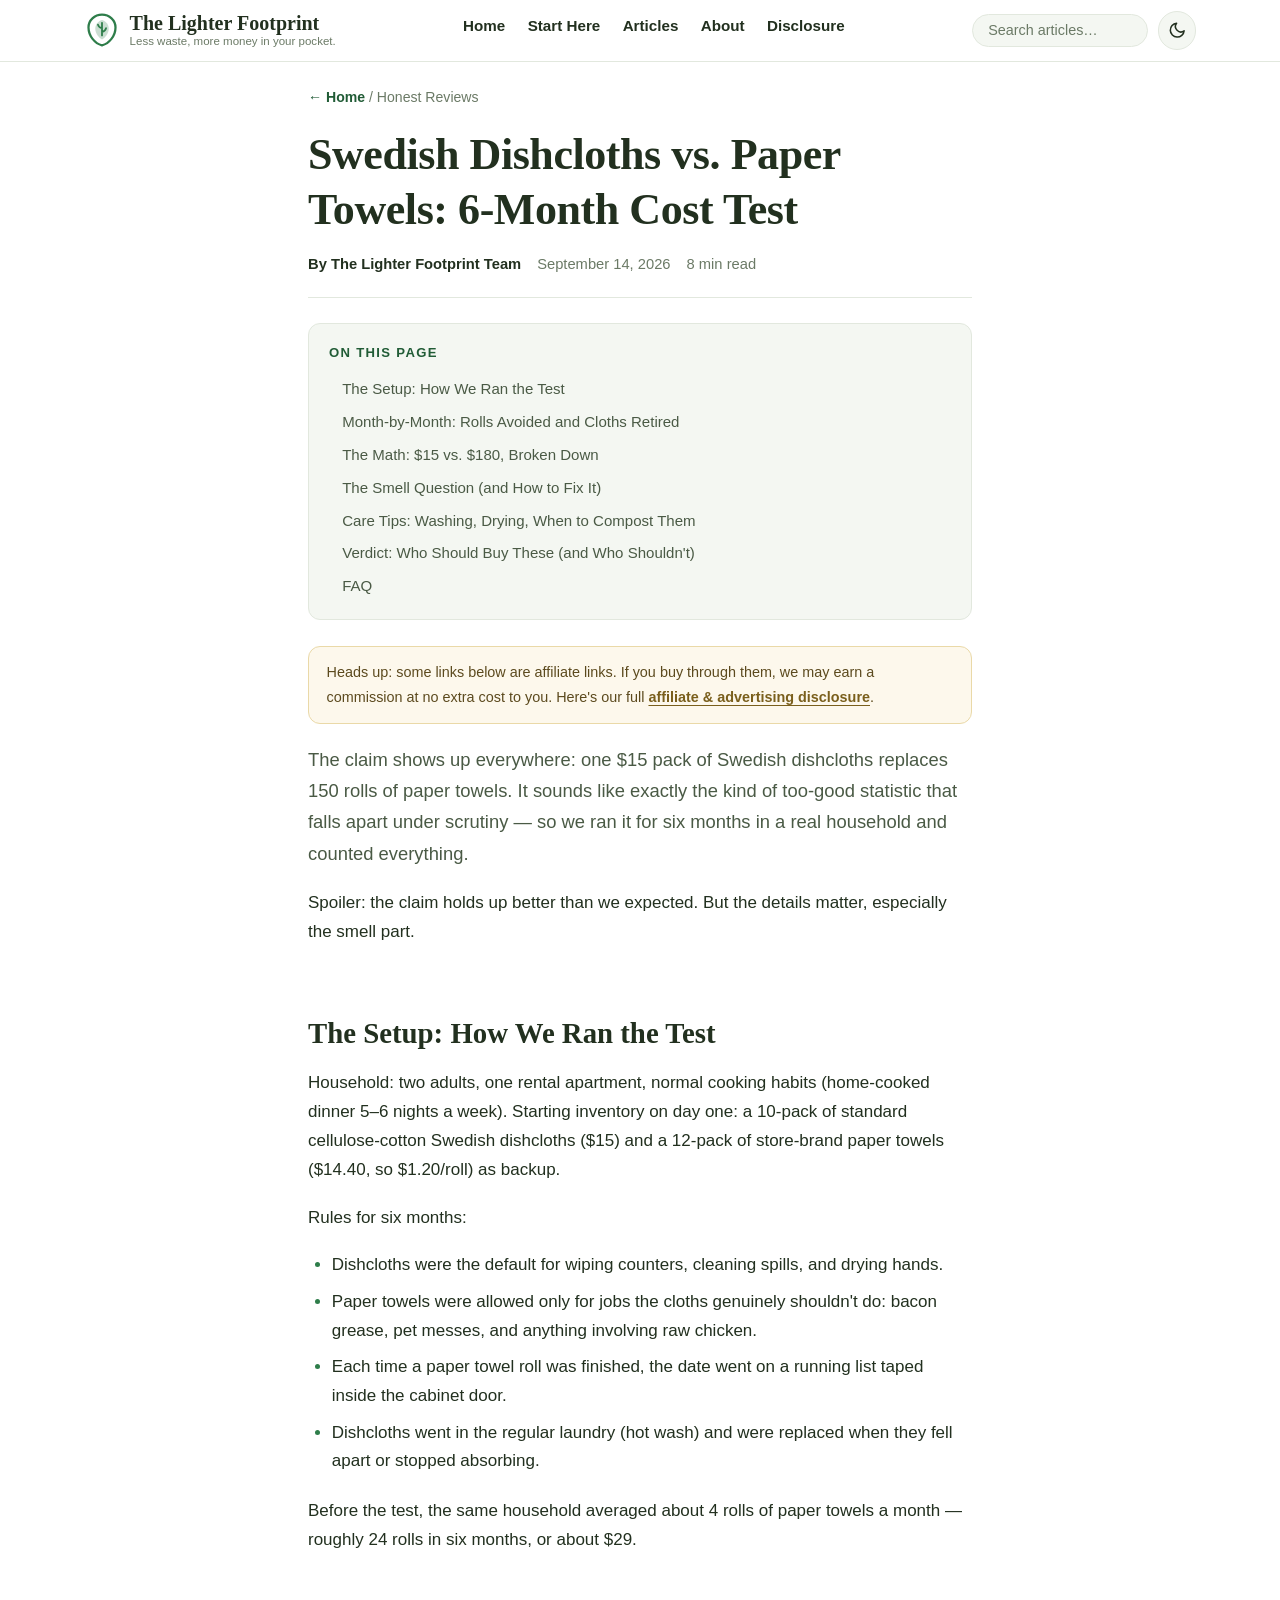
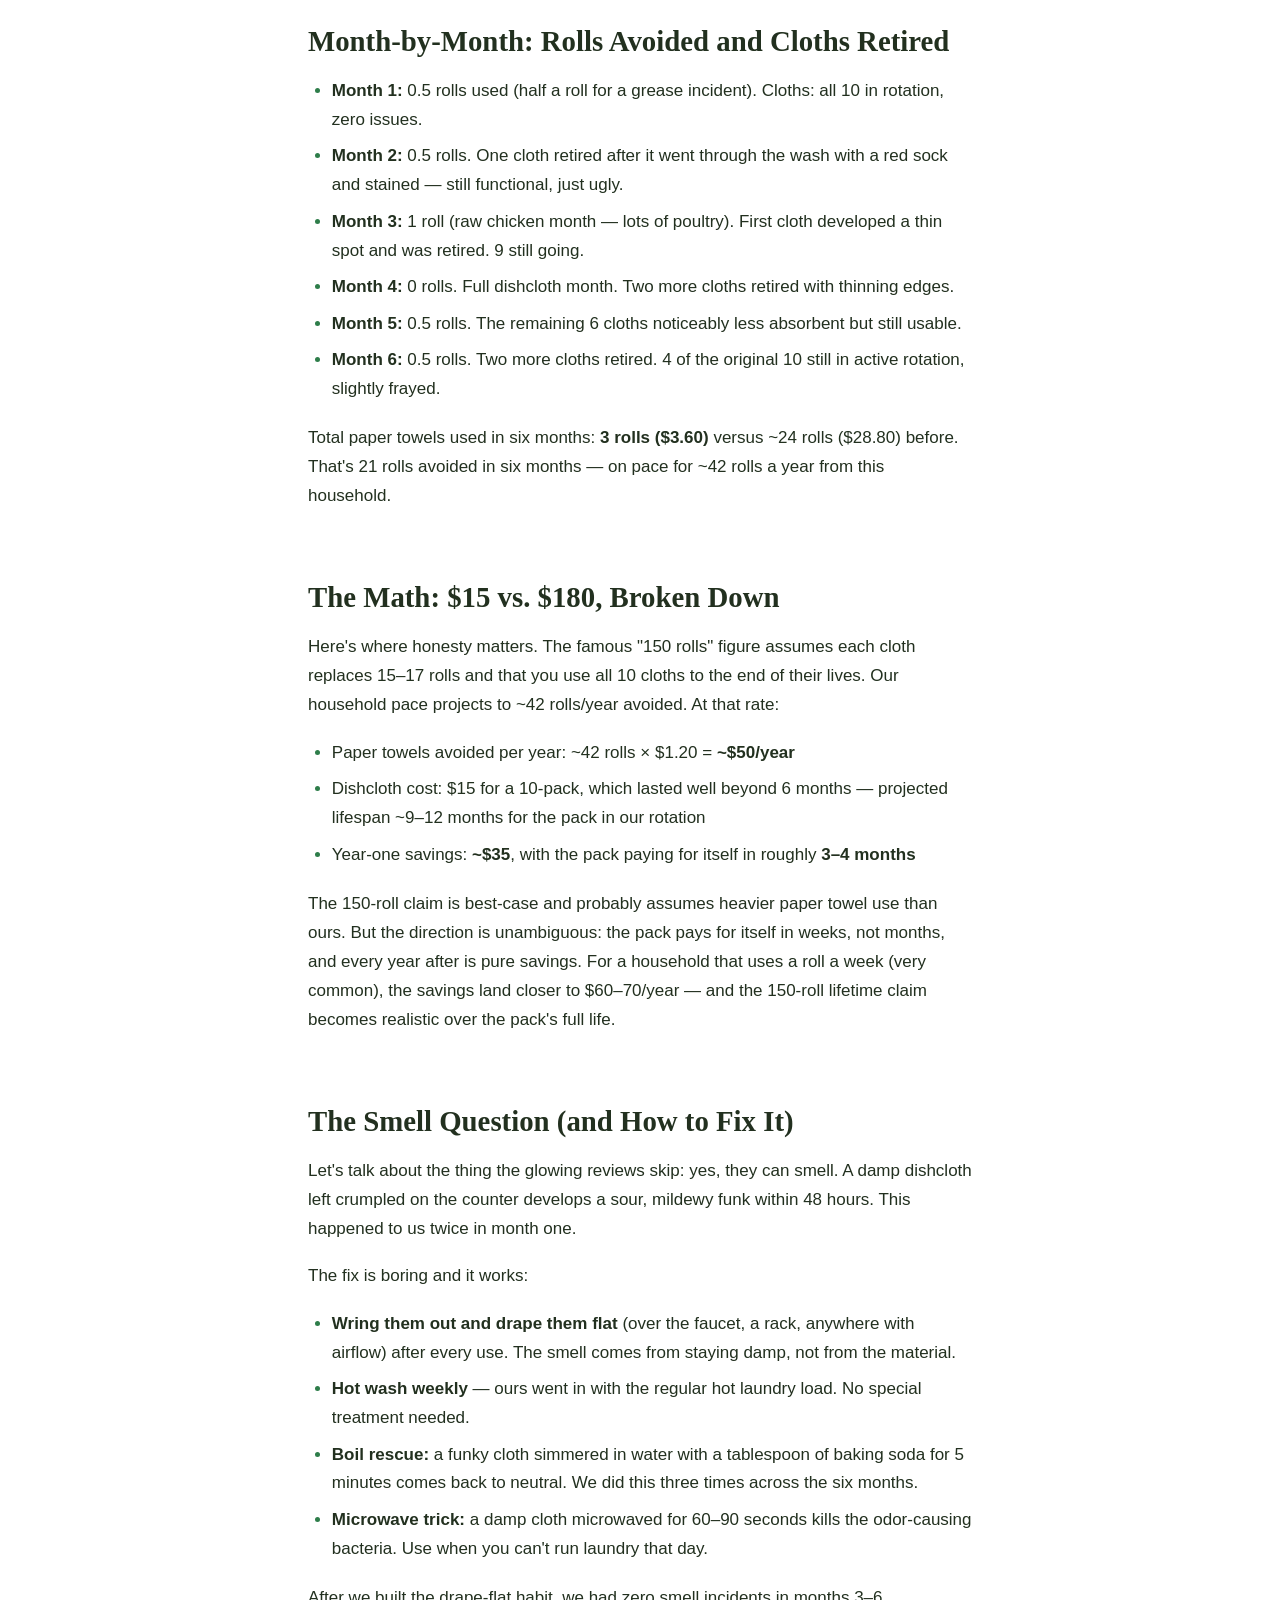
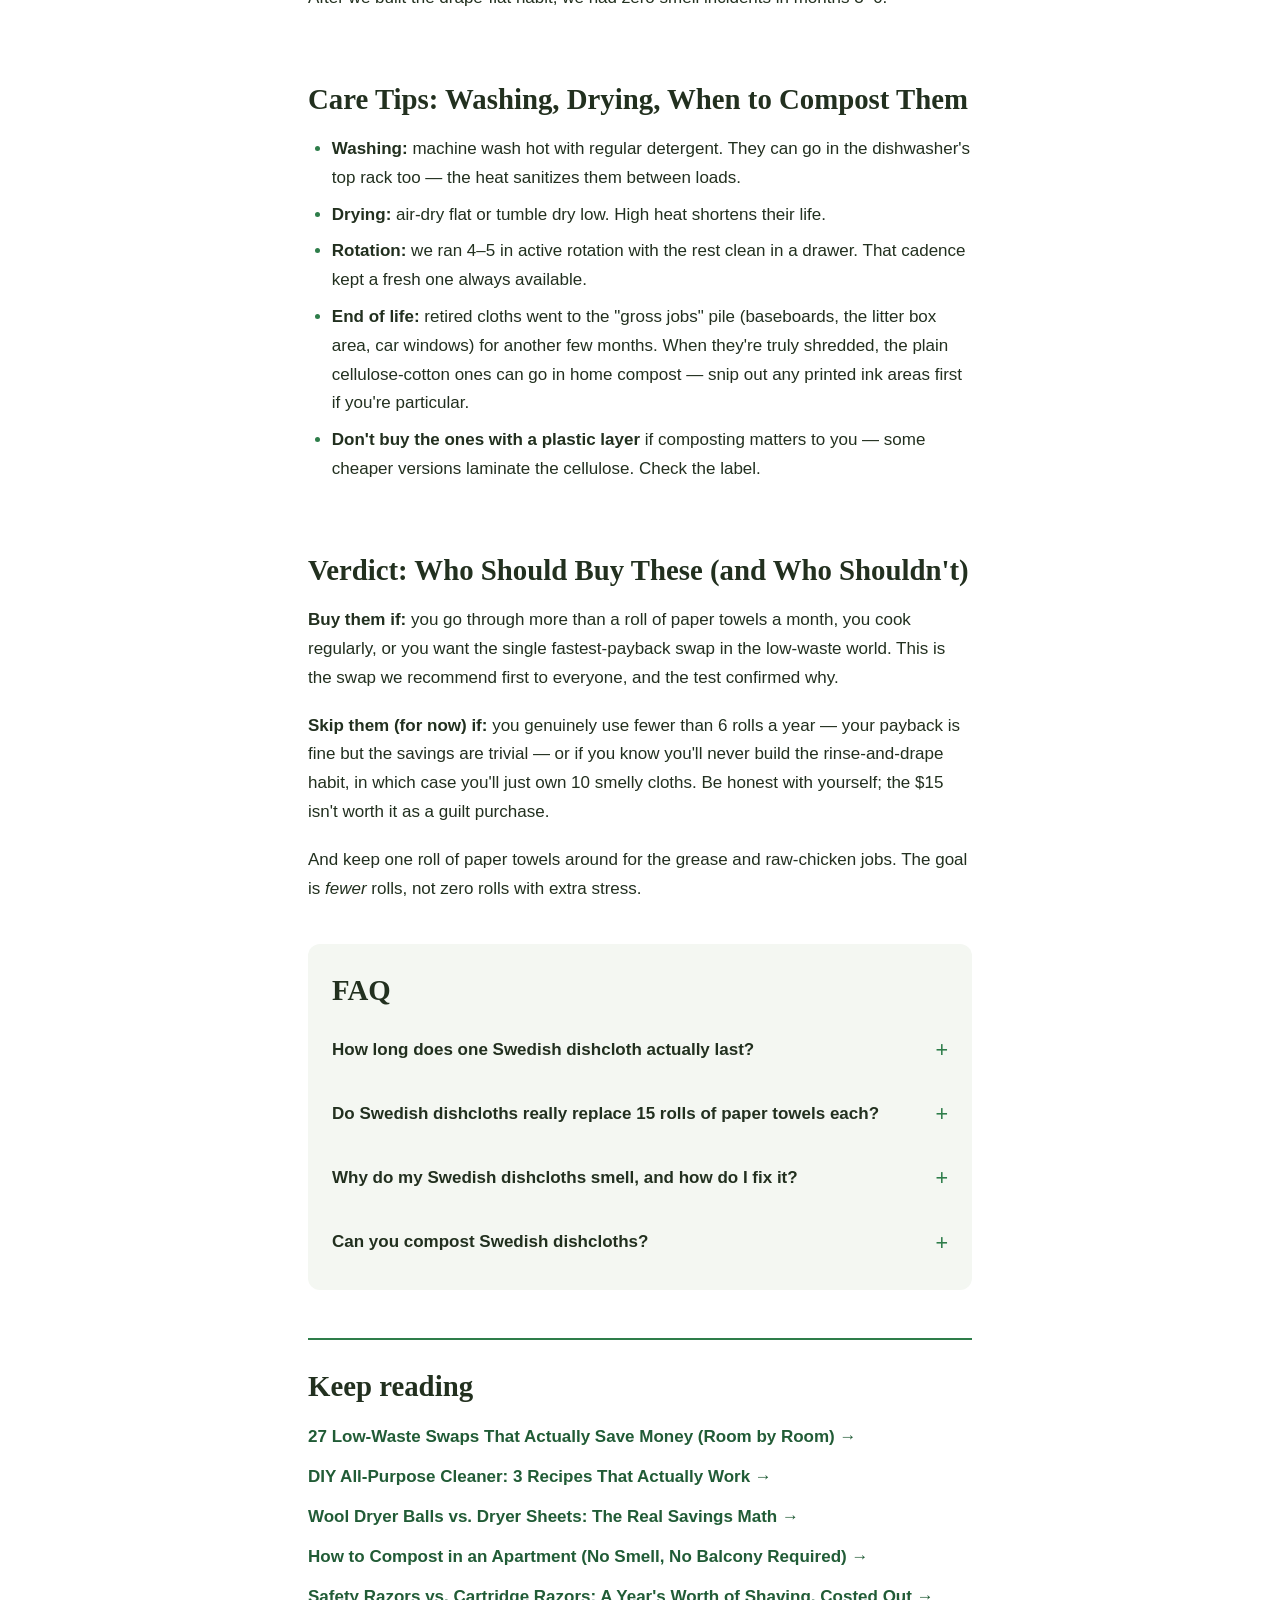
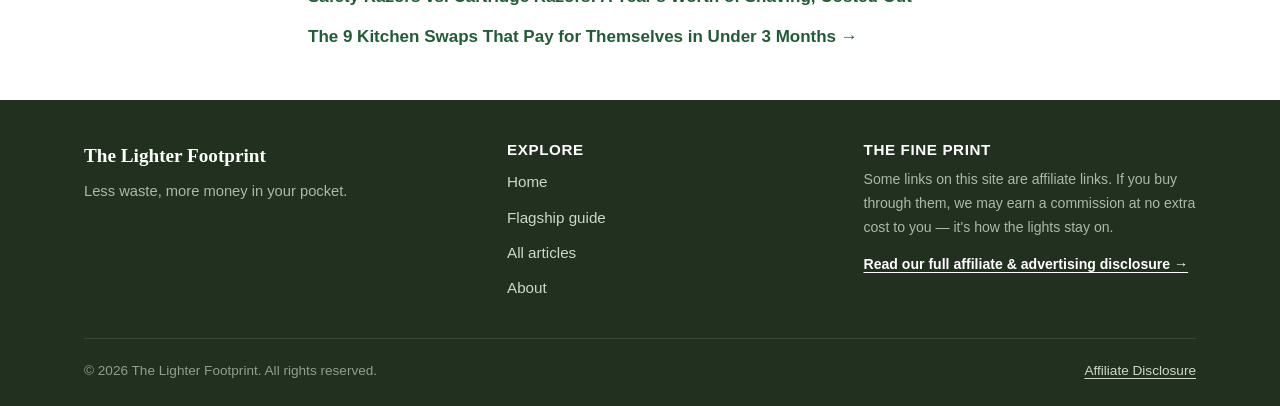
<file: articles/swedish-dishcloths-vs-paper-towels-6-month-cost-test.html>
<!DOCTYPE html>
<html lang="en">
<head>
  <meta charset="utf-8">
  <meta name="viewport" content="width=device-width, initial-scale=1">
  <!-- MEDIVAVINE/JOURNEY: paste ad network script here -->
  <title>Swedish Dishcloths vs. Paper Towels: 6-Month Cost Test | The Lighter Footprint</title>
  <meta name="description" content="Does a $15 pack of Swedish dishcloths really replace $180 of paper towels? We tracked every roll avoided for six months — the real math, the smell test, and the honest verdict.">
  <meta property="og:title" content="Swedish Dishcloths vs. Paper Towels: 6-Month Cost Test">
  <meta property="og:description" content="Six months, 10 dishcloths, every roll counted. The real math on the most famous low-waste swap — plus the smell fix nobody tells you about.">
  <meta property="og:type" content="article">
  <meta property="og:url" content="https://eco-home.pages.dev/articles/swedish-dishcloths-vs-paper-towels-6-month-cost-test.html">
  <link rel="stylesheet" href="../styles.css">
  <script>
  /* Set theme before first paint: stored choice, else OS preference. */
  (function(){try{var t=localStorage.getItem('tlf-theme');if(!t){t=(window.matchMedia&&window.matchMedia('(prefers-color-scheme: dark)').matches)?'dark':'light';}document.documentElement.setAttribute('data-theme',t);}catch(e){}})();
  </script>
  <link rel="canonical" href="https://eco-home.pages.dev/articles/swedish-dishcloths-vs-paper-towels-6-month-cost-test.html">
  <meta name="twitter:card" content="summary">
</head>
<body class="article-page">

<header class="site-header">
  <div class="header-inner">
    <a class="brand" href="../index.html" aria-label="The Lighter Footprint — home">
      <svg class="brand-mark" viewBox="0 0 40 40" role="img" aria-label="A green leaf inside a footprint outline">
        <path d="M20 3c-8.3 0-15 6.2-15 14.2C5 26.5 12 35 20 37c8-2 15-10.5 15-19.8C35 9.2 28.3 3 20 3z" fill="none" stroke="#2e7d4a" stroke-width="2.5"/>
        <path d="M20 9c-4.5 1.5-7.5 5-7.5 9.6 0 5.6 4.5 10.4 7.5 11.9 3-1.5 7.5-6.3 7.5-11.9C27.5 14 24.5 10.5 20 9z" fill="#2e7d4a" opacity="0.25"/>
        <path d="M20 12v14M20 18c-2.5-.5-4-2-4.5-4M20 22c2.5-.5 4-2 4.5-4" stroke="#2e7d4a" stroke-width="2" stroke-linecap="round" fill="none"/>
      </svg>
      <span class="brand-name">The Lighter Footprint<span class="brand-tag">Less waste, more money in your pocket.</span></span>
    </a>
    <button class="nav-toggle" id="navToggle" aria-expanded="false" aria-controls="siteNav" aria-label="Toggle navigation menu">
      <svg viewBox="0 0 24 24" fill="none" stroke="currentColor" stroke-width="2" stroke-linecap="round" aria-hidden="true">
        <path d="M4 7h16M4 12h16M4 17h16"/>
      </svg>
    </button>
    <nav class="site-nav" id="siteNav" aria-label="Main navigation">
      <ul>
        <li><a href="../index.html">Home</a></li>
        <li><a href="27-low-waste-swaps-that-actually-save-money.html">Start Here</a></li>
        <li><a href="../index.html#articles">Articles</a></li>
        <li><a href="../index.html#about">About</a></li>
        <li><a href="../disclosure.html">Disclosure</a></li>
      </ul>
    </nav>
    <div class="header-actions">
      <div class="site-search" data-search>
        <label class="visually-hidden" for="siteSearchInput">Search articles</label>
        <input class="site-search-input" id="siteSearchInput" type="search" placeholder="Search articles&hellip;" autocomplete="off" role="combobox" aria-expanded="false" aria-controls="siteSearchResults" aria-autocomplete="list">
        <div class="site-search-results" id="siteSearchResults" role="listbox" aria-label="Search results" hidden></div>
      </div>
      <button class="theme-toggle" id="themeToggle" type="button" aria-label="Switch to dark mode" aria-pressed="false">
        <svg class="icon-moon" viewBox="0 0 24 24" fill="none" stroke="currentColor" stroke-width="2" stroke-linecap="round" stroke-linejoin="round" aria-hidden="true"><path d="M21 12.8A9 9 0 1 1 11.2 3a7 7 0 0 0 9.8 9.8z"/></svg>
        <svg class="icon-sun" viewBox="0 0 24 24" fill="none" stroke="currentColor" stroke-width="2" stroke-linecap="round" aria-hidden="true"><circle cx="12" cy="12" r="4"/><path d="M12 2v2M12 20v2M4.9 4.9l1.4 1.4M17.7 17.7l1.4 1.4M2 12h2M20 12h2M4.9 19.1l1.4-1.4M17.7 6.3l1.4-1.4"/></svg>
      </button>
    </div>
  </div>
</header>

<main>
  <div class="wrap-narrow">
    <p class="breadcrumb"><a href="../index.html"><span aria-hidden="true">←</span> Home</a> / Honest Reviews</p>

    <article>
      <header class="article-head">
        <h1>Swedish Dishcloths vs. Paper Towels: 6-Month Cost Test</h1>
        <p class="byline">
          <span class="author">By The Lighter Footprint Team</span>
          <time datetime="2026-09-14">September 14, 2026</time>
          <span>8 min read</span>
        </p>
      </header>

      <div class="disclosure-notice">
        Heads up: some links below are affiliate links. If you buy through them, we may earn a commission at no extra cost to you. Here's our full <a href="../disclosure.html">affiliate &amp; advertising disclosure</a>.
      </div>

      <p class="lede">The claim shows up everywhere: one $15 pack of Swedish dishcloths replaces 150 rolls of paper towels. It sounds like exactly the kind of too-good statistic that falls apart under scrutiny — so we ran it for six months in a real household and counted everything.</p>
      <p>Spoiler: the claim holds up better than we expected. But the details matter, especially the smell part.</p>

      <h2>The Setup: How We Ran the Test</h2>
      <p>Household: two adults, one rental apartment, normal cooking habits (home-cooked dinner 5–6 nights a week). Starting inventory on day one: a 10-pack of standard cellulose-cotton Swedish dishcloths ($15) and a 12-pack of store-brand paper towels ($14.40, so $1.20/roll) as backup.</p>
      <p>Rules for six months:</p>
      <ul>
        <li>Dishcloths were the default for wiping counters, cleaning spills, and drying hands.</li>
        <li>Paper towels were allowed only for jobs the cloths genuinely shouldn't do: bacon grease, pet messes, and anything involving raw chicken.</li>
        <li>Each time a paper towel roll was finished, the date went on a running list taped inside the cabinet door.</li>
        <li>Dishcloths went in the regular laundry (hot wash) and were replaced when they fell apart or stopped absorbing.</li>
      </ul>
      <p>Before the test, the same household averaged about 4 rolls of paper towels a month — roughly 24 rolls in six months, or about $29.</p>

      <h2>Month-by-Month: Rolls Avoided and Cloths Retired</h2>
      <ul>
        <li><strong>Month 1:</strong> 0.5 rolls used (half a roll for a grease incident). Cloths: all 10 in rotation, zero issues.</li>
        <li><strong>Month 2:</strong> 0.5 rolls. One cloth retired after it went through the wash with a red sock and stained — still functional, just ugly.</li>
        <li><strong>Month 3:</strong> 1 roll (raw chicken month — lots of poultry). First cloth developed a thin spot and was retired. 9 still going.</li>
        <li><strong>Month 4:</strong> 0 rolls. Full dishcloth month. Two more cloths retired with thinning edges.</li>
        <li><strong>Month 5:</strong> 0.5 rolls. The remaining 6 cloths noticeably less absorbent but still usable.</li>
        <li><strong>Month 6:</strong> 0.5 rolls. Two more cloths retired. 4 of the original 10 still in active rotation, slightly frayed.</li>
      </ul>
      <p>Total paper towels used in six months: <strong>3 rolls ($3.60)</strong> versus ~24 rolls ($28.80) before. That's 21 rolls avoided in six months — on pace for ~42 rolls a year from this household.</p>

      <h2>The Math: $15 vs. $180, Broken Down</h2>
      <p>Here's where honesty matters. The famous "150 rolls" figure assumes each cloth replaces 15–17 rolls and that you use all 10 cloths to the end of their lives. Our household pace projects to ~42 rolls/year avoided. At that rate:</p>
      <ul>
        <li>Paper towels avoided per year: ~42 rolls × $1.20 = <strong>~$50/year</strong></li>
        <li>Dishcloth cost: $15 for a 10-pack, which lasted well beyond 6 months — projected lifespan ~9–12 months for the pack in our rotation</li>
        <li>Year-one savings: <strong>~$35</strong>, with the pack paying for itself in roughly <strong>3–4 months</strong></li>
      </ul>
      <p>The 150-roll claim is best-case and probably assumes heavier paper towel use than ours. But the direction is unambiguous: the pack pays for itself in weeks, not months, and every year after is pure savings. For a household that uses a roll a week (very common), the savings land closer to $60–70/year — and the 150-roll lifetime claim becomes realistic over the pack's full life.</p>
      <!-- AFFILIATE: the specific 10-pack of Swedish dishcloths tested — Amazon Associates (top converter in this niche); secondary patterned/designer set via ShareASale for style-motivated readers. -->

      <h2>The Smell Question (and How to Fix It)</h2>
      <p>Let's talk about the thing the glowing reviews skip: yes, they can smell. A damp dishcloth left crumpled on the counter develops a sour, mildewy funk within 48 hours. This happened to us twice in month one.</p>
      <p>The fix is boring and it works:</p>
      <ul>
        <li><strong>Wring them out and drape them flat</strong> (over the faucet, a rack, anywhere with airflow) after every use. The smell comes from staying damp, not from the material.</li>
        <li><strong>Hot wash weekly</strong> — ours went in with the regular hot laundry load. No special treatment needed.</li>
        <li><strong>Boil rescue:</strong> a funky cloth simmered in water with a tablespoon of baking soda for 5 minutes comes back to neutral. We did this three times across the six months.</li>
        <li><strong>Microwave trick:</strong> a damp cloth microwaved for 60–90 seconds kills the odor-causing bacteria. Use when you can't run laundry that day.</li>
      </ul>
      <p>After we built the drape-flat habit, we had zero smell incidents in months 3–6.</p>

      <h2>Care Tips: Washing, Drying, When to Compost Them</h2>
      <ul>
        <li><strong>Washing:</strong> machine wash hot with regular detergent. They can go in the dishwasher's top rack too — the heat sanitizes them between loads.</li>
        <li><strong>Drying:</strong> air-dry flat or tumble dry low. High heat shortens their life.</li>
        <li><strong>Rotation:</strong> we ran 4–5 in active rotation with the rest clean in a drawer. That cadence kept a fresh one always available.</li>
        <li><strong>End of life:</strong> retired cloths went to the "gross jobs" pile (baseboards, the litter box area, car windows) for another few months. When they're truly shredded, the plain cellulose-cotton ones can go in home compost — snip out any printed ink areas first if you're particular.</li>
        <li><strong>Don't buy the ones with a plastic layer</strong> if composting matters to you — some cheaper versions laminate the cellulose. Check the label.</li>
      </ul>

      <h2>Verdict: Who Should Buy These (and Who Shouldn't)</h2>
      <p><strong>Buy them if:</strong> you go through more than a roll of paper towels a month, you cook regularly, or you want the single fastest-payback swap in the low-waste world. This is the swap we recommend first to everyone, and the test confirmed why.</p>
      <p><strong>Skip them (for now) if:</strong> you genuinely use fewer than 6 rolls a year — your payback is fine but the savings are trivial — or if you know you'll never build the rinse-and-drape habit, in which case you'll just own 10 smelly cloths. Be honest with yourself; the $15 isn't worth it as a guilt purchase.</p>
      <p>And keep one roll of paper towels around for the grease and raw-chicken jobs. The goal is <em>fewer</em> rolls, not zero rolls with extra stress.</p>

      <div class="faq">
        <h2>FAQ</h2>
        <dl>
          <dt>How long does one Swedish dishcloth actually last?</dt>
          <dd>In our test, with hot weekly washes, cloths stayed in good shape for 3–4 months of regular use, with some lasting the full 6 months. Expect 200+ uses per cloth with basic care.</dd>
          <dt>Do Swedish dishcloths really replace 15 rolls of paper towels each?</dt>
          <dd>That's the manufacturer's best-case figure. Our measured pace came to roughly 4–5 rolls avoided per cloth per year — which still pays for the pack many times over. Heavier paper-towel users will land closer to the headline claim.</dd>
          <dt>Why do my Swedish dishcloths smell, and how do I fix it?</dt>
          <dd>They smell when left damp and crumpled. Wring out and drape flat after every use, hot-wash weekly, and boil with baking soda or microwave 60–90 seconds to rescue a funky one.</dd>
          <dt>Can you compost Swedish dishcloths?</dt>
          <dd>Plain cellulose-cotton ones, yes — they're home-compostable once shredded. Avoid versions with a plastic laminate layer if composting is your plan.</dd>
        </dl>
      </div>

      <nav class="keep-reading" aria-label="Keep reading">
        <h2>Keep reading</h2>
        <ul>
          <li><a href="27-low-waste-swaps-that-actually-save-money.html">27 Low-Waste Swaps That Actually Save Money (Room by Room) →</a></li>
          <li><a href="diy-all-purpose-cleaner-3-recipes.html">DIY All-Purpose Cleaner: 3 Recipes That Actually Work →</a></li>
          <li><a href="wool-dryer-balls-vs-dryer-sheets.html">Wool Dryer Balls vs. Dryer Sheets: The Real Savings Math →</a></li>
          <li><a href="how-to-compost-in-an-apartment.html">How to Compost in an Apartment (No Smell, No Balcony Required) →</a></li>
          <li><a href="safety-razors-vs-cartridge-razors.html">Safety Razors vs. Cartridge Razors: A Year's Worth of Shaving, Costed Out →</a></li>
          <li><a href="9-kitchen-swaps-that-pay-for-themselves.html">The 9 Kitchen Swaps That Pay for Themselves in Under 3 Months →</a></li>
        </ul>
      </nav>
    </article>
  </div>
</main>

<footer class="site-footer">
  <div class="footer-inner">
    <div class="footer-grid">
      <div>
        <div class="footer-brand">The Lighter Footprint</div>
        <p class="footer-tag">Less waste, more money in your pocket.</p>
      </div>
      <nav class="footer-nav" aria-label="Footer navigation">
        <h3>Explore</h3>
        <ul>
          <li><a href="../index.html">Home</a></li>
          <li><a href="27-low-waste-swaps-that-actually-save-money.html">Flagship guide</a></li>
          <li><a href="../index.html#articles">All articles</a></li>
          <li><a href="../index.html#about">About</a></li>
        </ul>
      </nav>
      <div class="footer-note">
        <h3>The fine print</h3>
        <p>Some links on this site are affiliate links. If you buy through them, we may earn a commission at no extra cost to you — it's how the lights stay on.</p>
        <p><a href="../disclosure.html" class="footer-note-link">Read our full affiliate &amp; advertising disclosure →</a></p>
      </div>
    </div>
    <div class="footer-bottom">
      <span>© 2026 The Lighter Footprint. All rights reserved.</span>
      <span><a href="../disclosure.html">Affiliate Disclosure</a></span>
    </div>
  </div>
</footer>

<script src="../assets/site.js"></script>
</body>
</html>
</file>
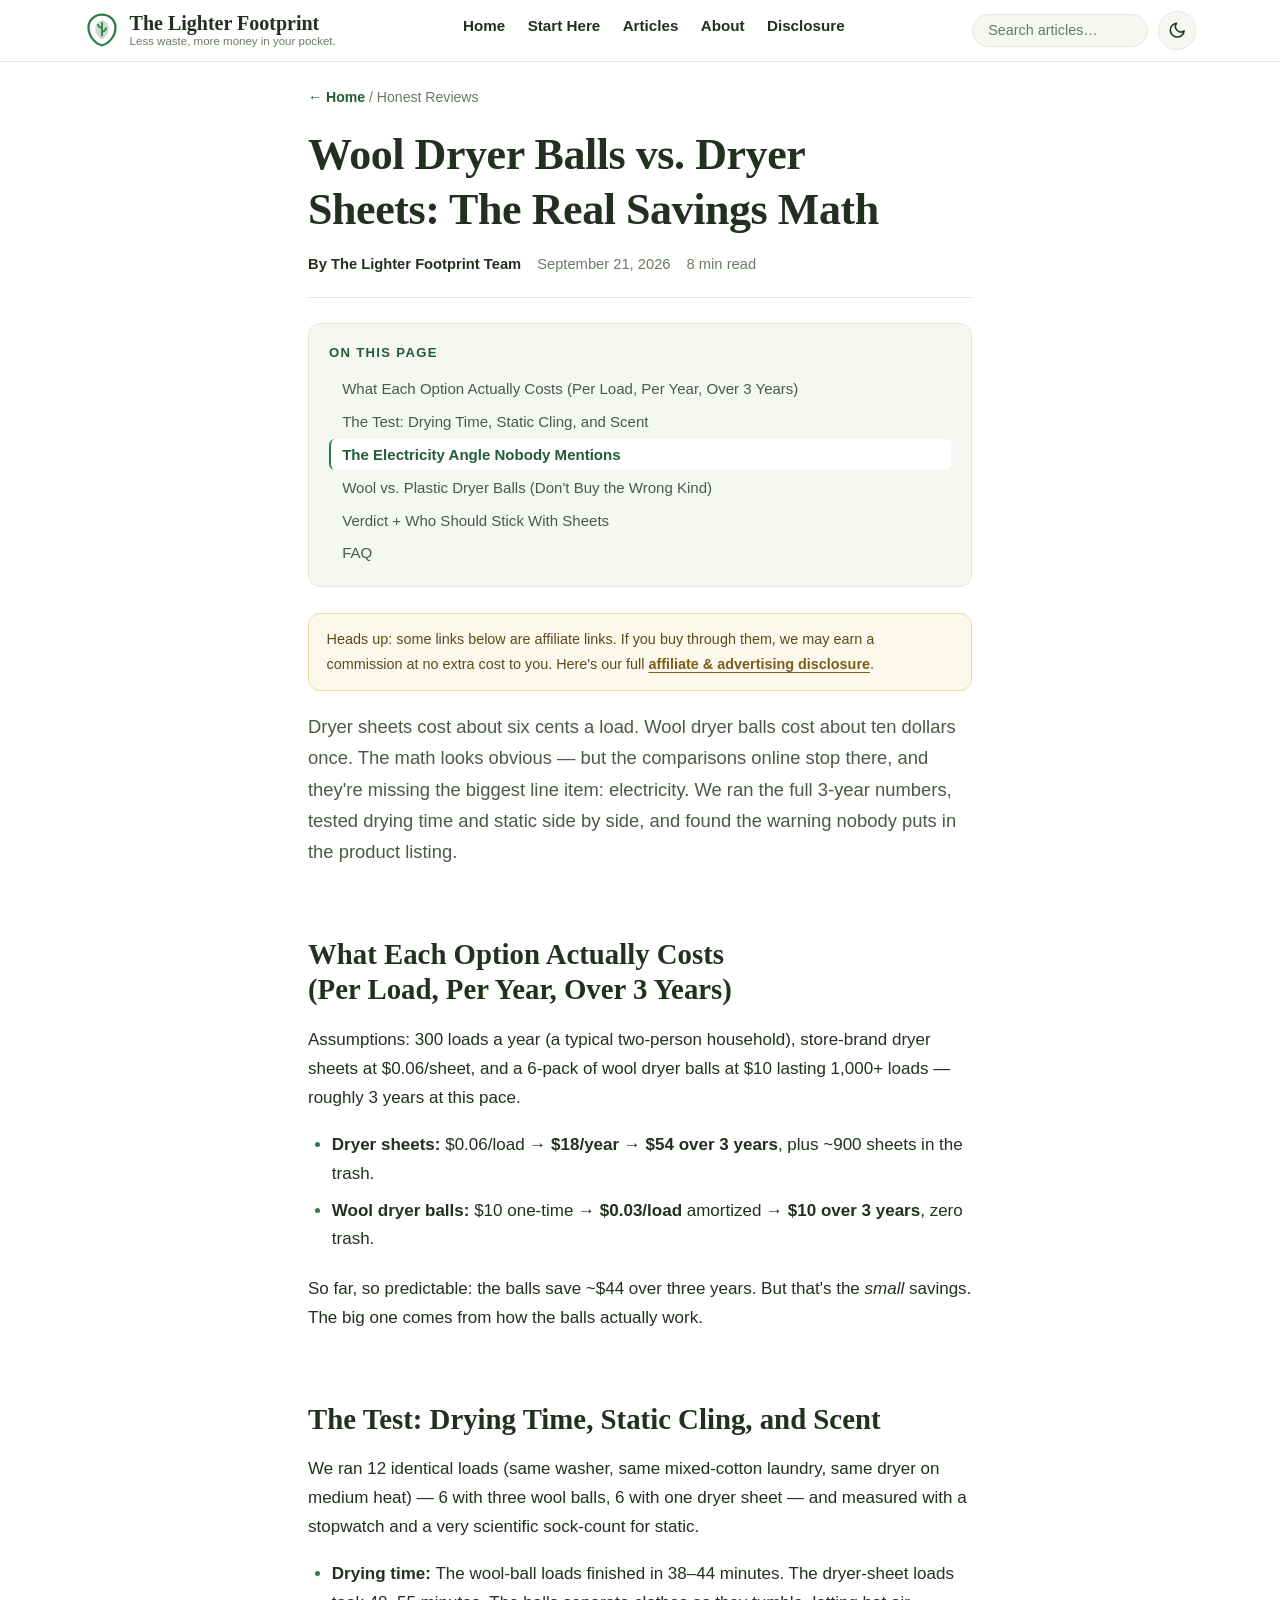
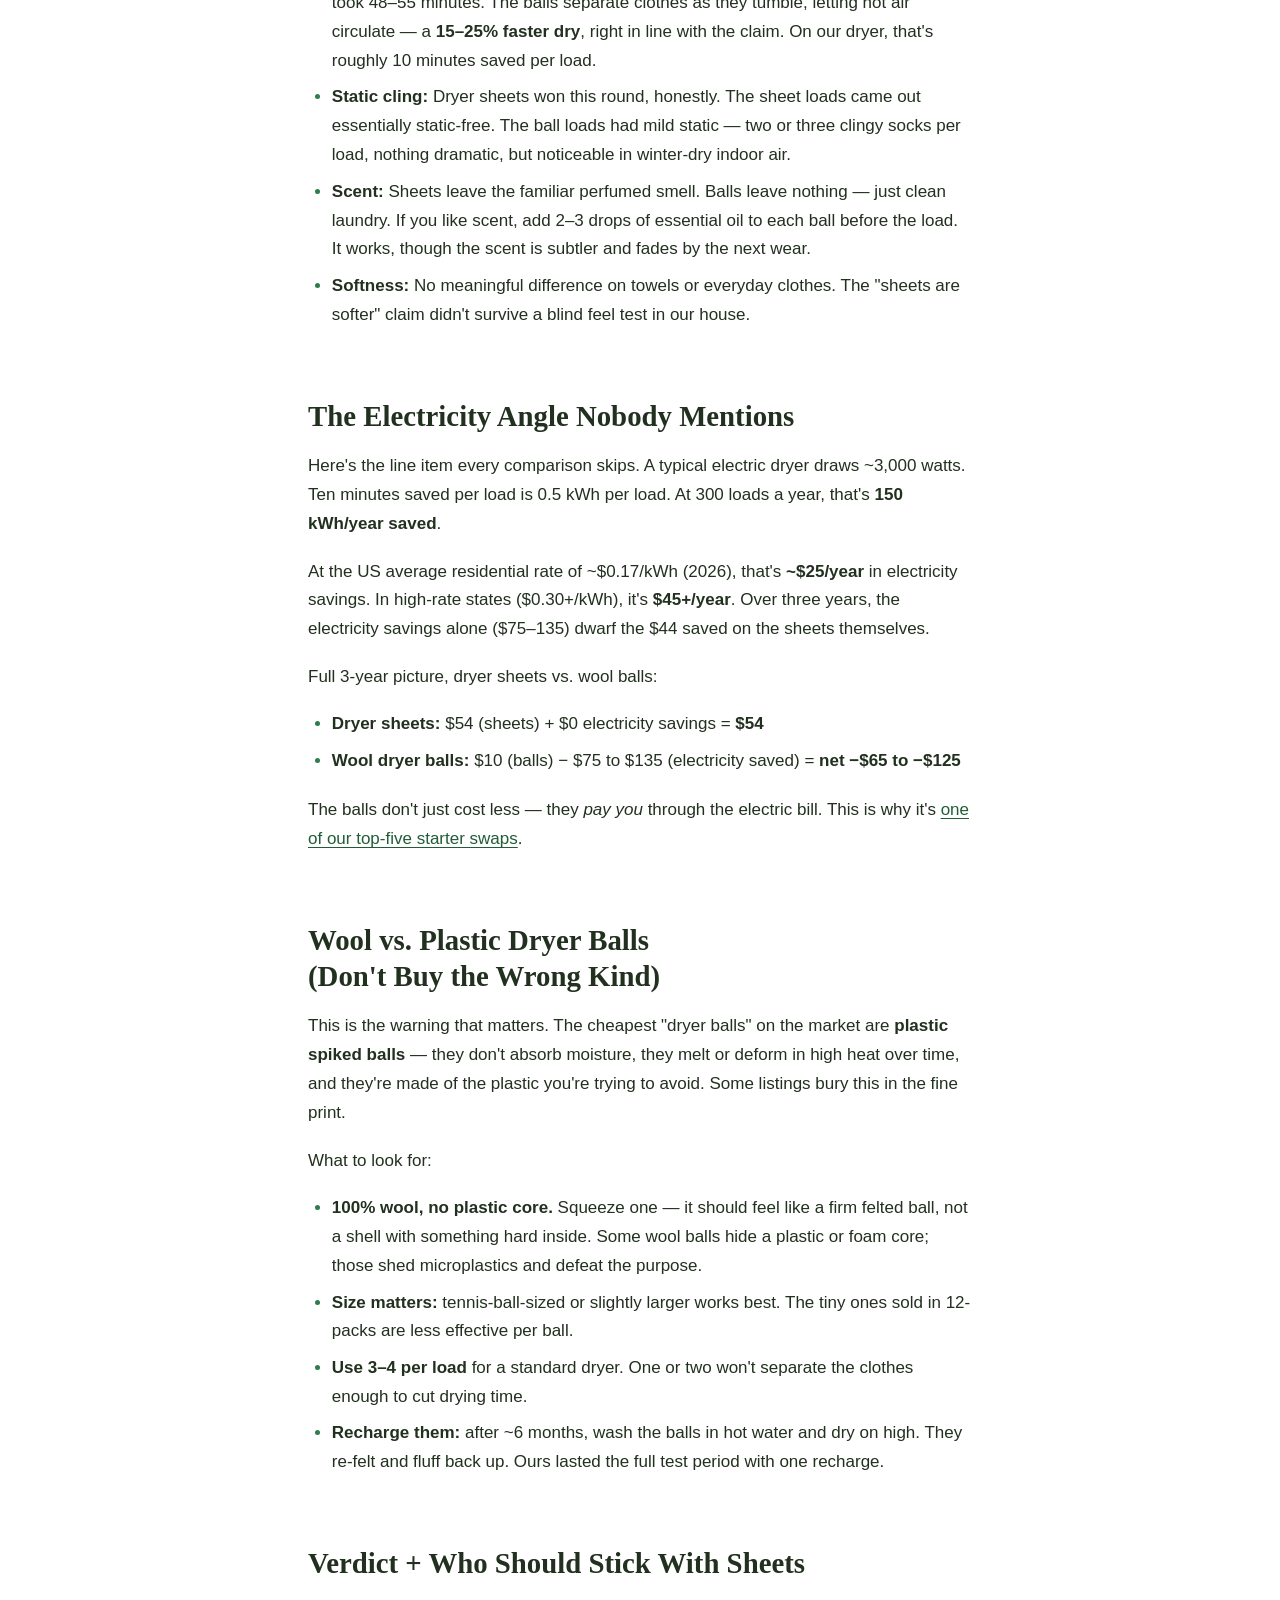
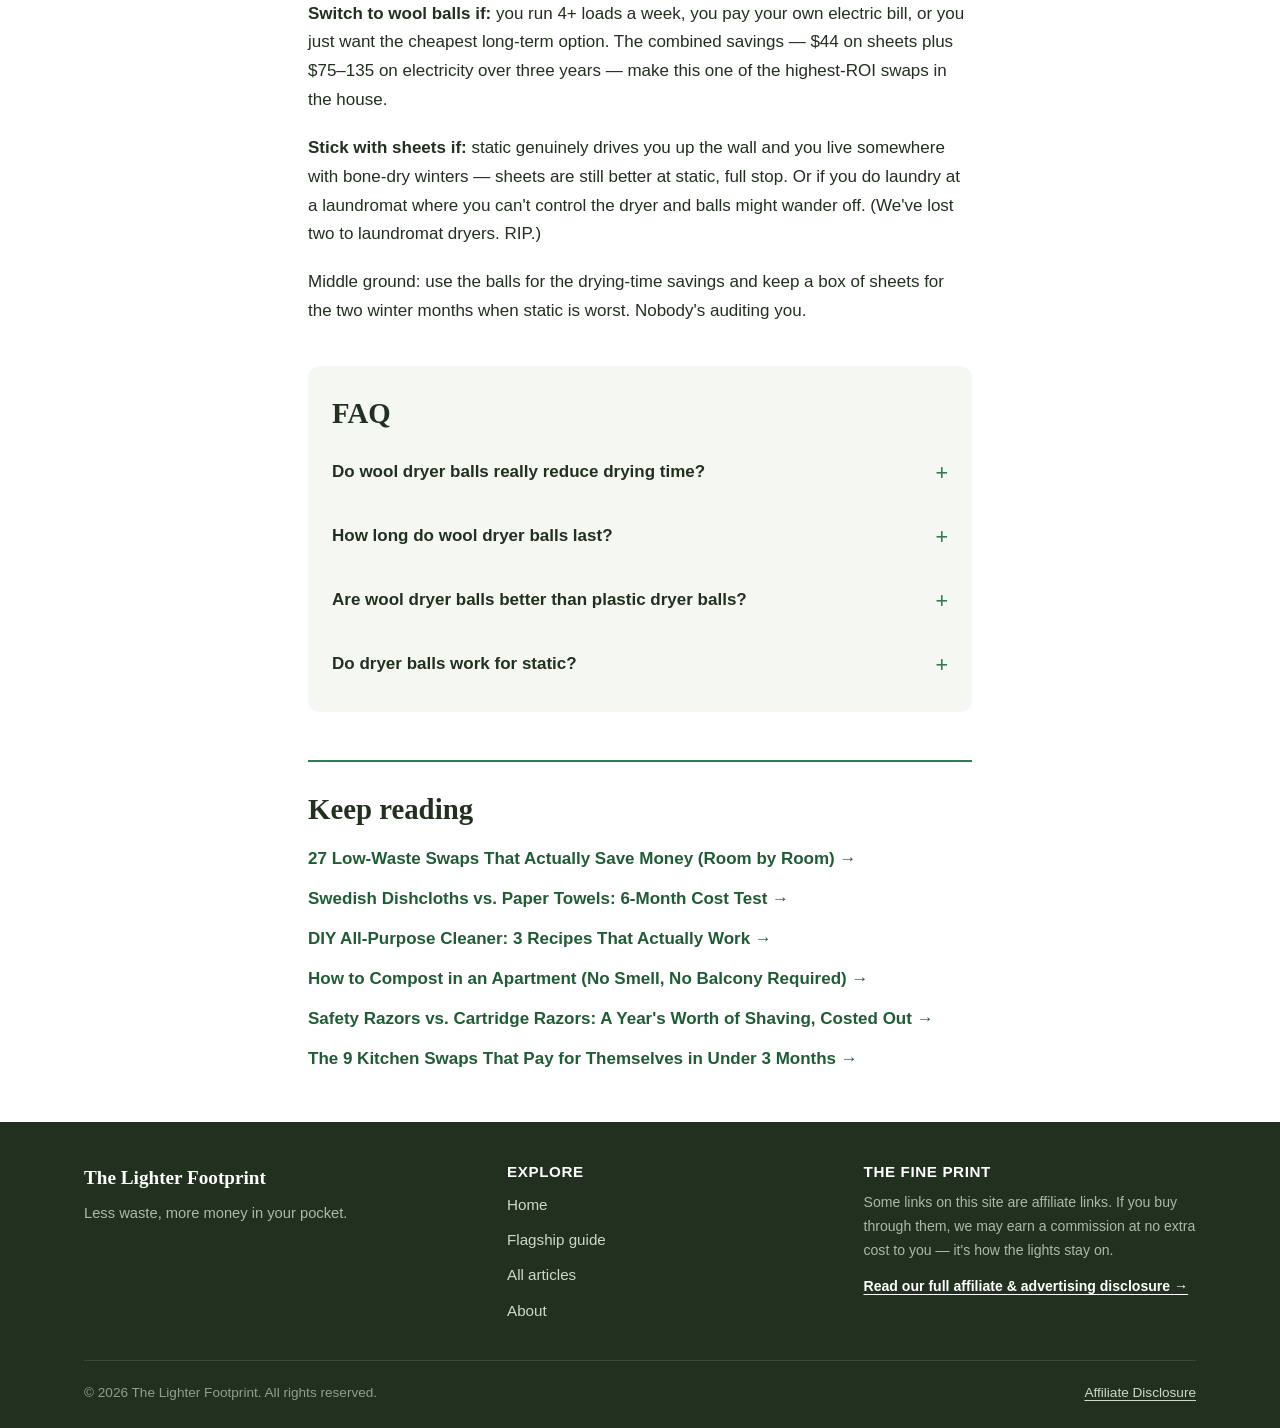
<file: articles/wool-dryer-balls-vs-dryer-sheets.html>
<!DOCTYPE html>
<html lang="en">
<head>
  <meta charset="utf-8">
  <meta name="viewport" content="width=device-width, initial-scale=1">
  <!-- MEDIVAVINE/JOURNEY: paste ad network script here -->
  <title>Wool Dryer Balls vs. Dryer Sheets: The Real Savings Math | The Lighter Footprint</title>
  <meta name="description" content="Wool dryer balls vs. dryer sheets, costed over 3 years — including the electricity savings competitors skip. Drying time, static, and scent tested, plus the plastic-core balls to avoid.">
  <meta property="og:title" content="Wool Dryer Balls vs. Dryer Sheets: The Real Savings Math">
  <meta property="og:description" content="The 3-year cost showdown with the electricity math included — and a warning about the plastic-core balls that defeat the whole point.">
  <meta property="og:type" content="article">
  <meta property="og:url" content="https://eco-home.pages.dev/articles/wool-dryer-balls-vs-dryer-sheets.html">
  <link rel="stylesheet" href="../styles.css">
  <script>
  /* Set theme before first paint: stored choice, else OS preference. */
  (function(){try{var t=localStorage.getItem('tlf-theme');if(!t){t=(window.matchMedia&&window.matchMedia('(prefers-color-scheme: dark)').matches)?'dark':'light';}document.documentElement.setAttribute('data-theme',t);}catch(e){}})();
  </script>
  <link rel="canonical" href="https://eco-home.pages.dev/articles/wool-dryer-balls-vs-dryer-sheets.html">
  <meta name="twitter:card" content="summary">
</head>
<body class="article-page">

<header class="site-header">
  <div class="header-inner">
    <a class="brand" href="../index.html" aria-label="The Lighter Footprint — home">
      <svg class="brand-mark" viewBox="0 0 40 40" role="img" aria-label="A green leaf inside a footprint outline">
        <path d="M20 3c-8.3 0-15 6.2-15 14.2C5 26.5 12 35 20 37c8-2 15-10.5 15-19.8C35 9.2 28.3 3 20 3z" fill="none" stroke="#2e7d4a" stroke-width="2.5"/>
        <path d="M20 9c-4.5 1.5-7.5 5-7.5 9.6 0 5.6 4.5 10.4 7.5 11.9 3-1.5 7.5-6.3 7.5-11.9C27.5 14 24.5 10.5 20 9z" fill="#2e7d4a" opacity="0.25"/>
        <path d="M20 12v14M20 18c-2.5-.5-4-2-4.5-4M20 22c2.5-.5 4-2 4.5-4" stroke="#2e7d4a" stroke-width="2" stroke-linecap="round" fill="none"/>
      </svg>
      <span class="brand-name">The Lighter Footprint<span class="brand-tag">Less waste, more money in your pocket.</span></span>
    </a>
    <button class="nav-toggle" id="navToggle" aria-expanded="false" aria-controls="siteNav" aria-label="Toggle navigation menu">
      <svg viewBox="0 0 24 24" fill="none" stroke="currentColor" stroke-width="2" stroke-linecap="round" aria-hidden="true">
        <path d="M4 7h16M4 12h16M4 17h16"/>
      </svg>
    </button>
    <nav class="site-nav" id="siteNav" aria-label="Main navigation">
      <ul>
        <li><a href="../index.html">Home</a></li>
        <li><a href="27-low-waste-swaps-that-actually-save-money.html">Start Here</a></li>
        <li><a href="../index.html#articles">Articles</a></li>
        <li><a href="../index.html#about">About</a></li>
        <li><a href="../disclosure.html">Disclosure</a></li>
      </ul>
    </nav>
    <div class="header-actions">
      <div class="site-search" data-search>
        <label class="visually-hidden" for="siteSearchInput">Search articles</label>
        <input class="site-search-input" id="siteSearchInput" type="search" placeholder="Search articles&hellip;" autocomplete="off" role="combobox" aria-expanded="false" aria-controls="siteSearchResults" aria-autocomplete="list">
        <div class="site-search-results" id="siteSearchResults" role="listbox" aria-label="Search results" hidden></div>
      </div>
      <button class="theme-toggle" id="themeToggle" type="button" aria-label="Switch to dark mode" aria-pressed="false">
        <svg class="icon-moon" viewBox="0 0 24 24" fill="none" stroke="currentColor" stroke-width="2" stroke-linecap="round" stroke-linejoin="round" aria-hidden="true"><path d="M21 12.8A9 9 0 1 1 11.2 3a7 7 0 0 0 9.8 9.8z"/></svg>
        <svg class="icon-sun" viewBox="0 0 24 24" fill="none" stroke="currentColor" stroke-width="2" stroke-linecap="round" aria-hidden="true"><circle cx="12" cy="12" r="4"/><path d="M12 2v2M12 20v2M4.9 4.9l1.4 1.4M17.7 17.7l1.4 1.4M2 12h2M20 12h2M4.9 19.1l1.4-1.4M17.7 6.3l1.4-1.4"/></svg>
      </button>
    </div>
  </div>
</header>

<main>
  <div class="wrap-narrow">
    <p class="breadcrumb"><a href="../index.html"><span aria-hidden="true">←</span> Home</a> / Honest Reviews</p>

    <article>
      <header class="article-head">
        <h1>Wool Dryer Balls vs. Dryer Sheets: The Real Savings Math</h1>
        <p class="byline">
          <span class="author">By The Lighter Footprint Team</span>
          <time datetime="2026-09-21">September 21, 2026</time>
          <span>8 min read</span>
        </p>
      </header>

      <div class="disclosure-notice">
        Heads up: some links below are affiliate links. If you buy through them, we may earn a commission at no extra cost to you. Here's our full <a href="../disclosure.html">affiliate &amp; advertising disclosure</a>.
      </div>

      <p class="lede">Dryer sheets cost about six cents a load. Wool dryer balls cost about ten dollars once. The math looks obvious — but the comparisons online stop there, and they're missing the biggest line item: electricity. We ran the full 3-year numbers, tested drying time and static side by side, and found the warning nobody puts in the product listing.</p>

      <h2>What Each Option Actually Costs (Per Load, Per Year, Over 3 Years)</h2>
      <p>Assumptions: 300 loads a year (a typical two-person household), store-brand dryer sheets at $0.06/sheet, and a 6-pack of wool dryer balls at $10 lasting 1,000+ loads — roughly 3 years at this pace.</p>
      <ul>
        <li><strong>Dryer sheets:</strong> $0.06/load → <strong>$18/year</strong> → <strong>$54 over 3 years</strong>, plus ~900 sheets in the trash.</li>
        <li><strong>Wool dryer balls:</strong> $10 one-time → <strong>$0.03/load</strong> amortized → <strong>$10 over 3 years</strong>, zero trash.</li>
      </ul>
      <p>So far, so predictable: the balls save ~$44 over three years. But that's the <em>small</em> savings. The big one comes from how the balls actually work.</p>

      <h2>The Test: Drying Time, Static Cling, and Scent</h2>
      <p>We ran 12 identical loads (same washer, same mixed-cotton laundry, same dryer on medium heat) — 6 with three wool balls, 6 with one dryer sheet — and measured with a stopwatch and a very scientific sock-count for static.</p>
      <ul>
        <li><strong>Drying time:</strong> The wool-ball loads finished in 38–44 minutes. The dryer-sheet loads took 48–55 minutes. The balls separate clothes as they tumble, letting hot air circulate — a <strong>15–25% faster dry</strong>, right in line with the claim. On our dryer, that's roughly 10 minutes saved per load.</li>
        <li><strong>Static cling:</strong> Dryer sheets won this round, honestly. The sheet loads came out essentially static-free. The ball loads had mild static — two or three clingy socks per load, nothing dramatic, but noticeable in winter-dry indoor air.</li>
        <li><strong>Scent:</strong> Sheets leave the familiar perfumed smell. Balls leave nothing — just clean laundry. If you like scent, add 2–3 drops of essential oil to each ball before the load. It works, though the scent is subtler and fades by the next wear.</li>
        <li><strong>Softness:</strong> No meaningful difference on towels or everyday clothes. The "sheets are softer" claim didn't survive a blind feel test in our house.</li>
      </ul>

      <h2>The Electricity Angle Nobody Mentions</h2>
      <p>Here's the line item every comparison skips. A typical electric dryer draws ~3,000 watts. Ten minutes saved per load is 0.5 kWh per load. At 300 loads a year, that's <strong>150 kWh/year saved</strong>.</p>
      <p>At the US average residential rate of ~$0.17/kWh (2026), that's <strong>~$25/year</strong> in electricity savings. In high-rate states ($0.30+/kWh), it's <strong>$45+/year</strong>. Over three years, the electricity savings alone ($75–135) dwarf the $44 saved on the sheets themselves.</p>
      <p>Full 3-year picture, dryer sheets vs. wool balls:</p>
      <ul>
        <li><strong>Dryer sheets:</strong> $54 (sheets) + $0 electricity savings = <strong>$54</strong></li>
        <li><strong>Wool dryer balls:</strong> $10 (balls) − $75 to $135 (electricity saved) = <strong>net −$65 to −$125</strong></li>
      </ul>
      <p>The balls don't just cost less — they <em>pay you</em> through the electric bill. This is why it's <a href="27-low-waste-swaps-that-actually-save-money.html">one of our top-five starter swaps</a>.</p>
      <!-- AFFILIATE: winning wool dryer ball 6-pack (100% wool, no plastic core) — Amazon Associates; comparison posts convert well here. -->

      <h2>Wool vs. Plastic Dryer Balls (Don't Buy the Wrong Kind)</h2>
      <p>This is the warning that matters. The cheapest "dryer balls" on the market are <strong>plastic spiked balls</strong> — they don't absorb moisture, they melt or deform in high heat over time, and they're made of the plastic you're trying to avoid. Some listings bury this in the fine print.</p>
      <p>What to look for:</p>
      <ul>
        <li><strong>100% wool, no plastic core.</strong> Squeeze one — it should feel like a firm felted ball, not a shell with something hard inside. Some wool balls hide a plastic or foam core; those shed microplastics and defeat the purpose.</li>
        <li><strong>Size matters:</strong> tennis-ball-sized or slightly larger works best. The tiny ones sold in 12-packs are less effective per ball.</li>
        <li><strong>Use 3–4 per load</strong> for a standard dryer. One or two won't separate the clothes enough to cut drying time.</li>
        <li><strong>Recharge them:</strong> after ~6 months, wash the balls in hot water and dry on high. They re-felt and fluff back up. Ours lasted the full test period with one recharge.</li>
      </ul>

      <h2>Verdict + Who Should Stick With Sheets</h2>
      <p><strong>Switch to wool balls if:</strong> you run 4+ loads a week, you pay your own electric bill, or you just want the cheapest long-term option. The combined savings — $44 on sheets plus $75–135 on electricity over three years — make this one of the highest-ROI swaps in the house.</p>
      <p><strong>Stick with sheets if:</strong> static genuinely drives you up the wall and you live somewhere with bone-dry winters — sheets are still better at static, full stop. Or if you do laundry at a laundromat where you can't control the dryer and balls might wander off. (We've lost two to laundromat dryers. RIP.)</p>
      <p>Middle ground: use the balls for the drying-time savings and keep a box of sheets for the two winter months when static is worst. Nobody's auditing you.</p>

      <div class="faq">
        <h2>FAQ</h2>
        <dl>
          <dt>Do wool dryer balls really reduce drying time?</dt>
          <dd>Yes — we measured 15–25% faster drying (about 10 minutes per load on our dryer) because the balls separate clothes and let hot air circulate. That's where most of the savings actually come from, via lower electricity use.</dd>
          <dt>How long do wool dryer balls last?</dt>
          <dd>Rated for 1,000+ loads — roughly 2–3 years for a typical household. Wash in hot water and dry on high every ~6 months to re-felt them and extend their life.</dd>
          <dt>Are wool dryer balls better than plastic dryer balls?</dt>
          <dd>Yes, decisively. Wool absorbs moisture (which is what shortens drying time); plastic doesn't. Avoid plastic-core or spiked plastic balls — they can deform in heat and shed microplastics.</dd>
          <dt>Do dryer balls work for static?</dt>
          <dd>Partially. They reduce static but don't eliminate it the way sheets do. A crumpled ball of aluminum foil tossed in with the wool balls helps; so does not over-drying your clothes.</dd>
        </dl>
      </div>

      <nav class="keep-reading" aria-label="Keep reading">
        <h2>Keep reading</h2>
        <ul>
          <li><a href="27-low-waste-swaps-that-actually-save-money.html">27 Low-Waste Swaps That Actually Save Money (Room by Room) →</a></li>
          <li><a href="swedish-dishcloths-vs-paper-towels-6-month-cost-test.html">Swedish Dishcloths vs. Paper Towels: 6-Month Cost Test →</a></li>
          <li><a href="diy-all-purpose-cleaner-3-recipes.html">DIY All-Purpose Cleaner: 3 Recipes That Actually Work →</a></li>
          <li><a href="how-to-compost-in-an-apartment.html">How to Compost in an Apartment (No Smell, No Balcony Required) →</a></li>
          <li><a href="safety-razors-vs-cartridge-razors.html">Safety Razors vs. Cartridge Razors: A Year's Worth of Shaving, Costed Out →</a></li>
          <li><a href="9-kitchen-swaps-that-pay-for-themselves.html">The 9 Kitchen Swaps That Pay for Themselves in Under 3 Months →</a></li>
        </ul>
      </nav>
    </article>
  </div>
</main>

<footer class="site-footer">
  <div class="footer-inner">
    <div class="footer-grid">
      <div>
        <div class="footer-brand">The Lighter Footprint</div>
        <p class="footer-tag">Less waste, more money in your pocket.</p>
      </div>
      <nav class="footer-nav" aria-label="Footer navigation">
        <h3>Explore</h3>
        <ul>
          <li><a href="../index.html">Home</a></li>
          <li><a href="27-low-waste-swaps-that-actually-save-money.html">Flagship guide</a></li>
          <li><a href="../index.html#articles">All articles</a></li>
          <li><a href="../index.html#about">About</a></li>
        </ul>
      </nav>
      <div class="footer-note">
        <h3>The fine print</h3>
        <p>Some links on this site are affiliate links. If you buy through them, we may earn a commission at no extra cost to you — it's how the lights stay on.</p>
        <p><a href="../disclosure.html" class="footer-note-link">Read our full affiliate &amp; advertising disclosure →</a></p>
      </div>
    </div>
    <div class="footer-bottom">
      <span>© 2026 The Lighter Footprint. All rights reserved.</span>
      <span><a href="../disclosure.html">Affiliate Disclosure</a></span>
    </div>
  </div>
</footer>

<script src="../assets/site.js"></script>
</body>
</html>
</file>
<file: styles.css>
/* The Lighter Footprint — clean modern editorial blog theme
   Mobile-first, no frameworks, single accent color. */

:root {
  --accent: #2e7d4a;          /* leaf green */
  --accent-dark: #215c36;
  --ink: #22301f;
  --ink-soft: #4a5a45;
  --muted: #6b7a66;
  --paper: #ffffff;
  --wash: #f4f7f2;
  --line: #e2e8de;
  --radius: 12px;
  --maxw: 72rem;
  --measure: 44rem;
  --font: -apple-system, BlinkMacSystemFont, "Segoe UI", Roboto, "Helvetica Neue",
          Arial, "Noto Sans", system-ui, sans-serif;
  --font-display: "Iowan Old Style", "Palatino Linotype", Palatino, Georgia,
          "Times New Roman", serif;
}

* { box-sizing: border-box; }
html { scroll-behavior: smooth; }
body {
  margin: 0;
  font-family: var(--font);
  color: var(--ink);
  background: var(--paper);
  line-height: 1.7;
  font-size: 1.0625rem;
  -webkit-font-smoothing: antialiased;
}
img, svg { max-width: 100%; height: auto; }
a { color: var(--accent-dark); text-decoration-thickness: 1px; text-underline-offset: 3px; }
a:hover { color: var(--accent); }
a:focus-visible, button:focus-visible {
  outline: 3px solid var(--accent);
  outline-offset: 2px;
  border-radius: 4px;
}

h1, h2, h3, h4 { font-family: var(--font-display); line-height: 1.25; color: var(--ink); text-wrap: balance; }
h1 { font-size: clamp(1.9rem, 4.5vw, 2.75rem); margin: 0.4em 0 0.3em; letter-spacing: -0.01em; }
h2 { font-size: clamp(1.4rem, 3vw, 1.8rem); margin: 2.2em 0 0.6em; padding-top: 0.2em; }
h3 { font-size: 1.22rem; margin: 1.8em 0 0.4em; }
p { margin: 0 0 1.1em; }
ul, ol { margin: 0 0 1.2em; padding-left: 1.4em; }
li { margin-bottom: 0.45em; }
li::marker { color: var(--accent); }
blockquote {
  margin: 1.6em 0; padding: 0.9em 1.2em;
  border-left: 4px solid var(--accent);
  background: var(--wash); border-radius: 0 var(--radius) var(--radius) 0;
}
code { background: var(--wash); padding: 0.15em 0.4em; border-radius: 6px; font-size: 0.92em; }

.wrap { max-width: var(--maxw); margin: 0 auto; padding: 0 1.25rem; }

/* ---- Header / nav ---- */
.site-header {
  background: var(--paper);
  border-bottom: 1px solid var(--line);
  position: sticky; top: 0; z-index: 50;
}
.header-inner {
  display: flex; align-items: center; justify-content: space-between;
  max-width: var(--maxw); margin: 0 auto; padding: 0.7rem 1.25rem;
}
.brand { display: flex; align-items: center; gap: 0.6rem; text-decoration: none; color: var(--ink); }
.brand-mark { width: 36px; height: 36px; flex: none; }
.brand-name { font-family: var(--font-display); font-size: 1.25rem; font-weight: 700; line-height: 1.15; }
.brand-tag { display: block; font-family: var(--font); font-size: 0.72rem; color: var(--muted); font-weight: 400; }
.site-nav ul { display: flex; gap: 1.4rem; list-style: none; margin: 0; padding: 0; }
.site-nav a { text-decoration: none; color: var(--ink); font-weight: 600; font-size: 0.95rem; }
.site-nav a:hover { color: var(--accent); }
.nav-toggle {
  display: none; background: none; border: 1px solid var(--line);
  border-radius: 8px; padding: 0.45rem 0.6rem; cursor: pointer; color: var(--ink);
}
.nav-toggle svg { display: block; width: 22px; height: 22px; }

/* ---- Hero ---- */
.hero {
  background:
    radial-gradient(60rem 22rem at 85% -4rem, #dcefdf 0%, transparent 60%),
    linear-gradient(180deg, var(--wash) 0%, var(--paper) 100%);
  background-color: var(--wash);
  border-bottom: 1px solid var(--line);
  padding: 3.5rem 0 3rem;
  text-align: center;
}
.hero .eyebrow {
  display: inline-block; font-size: 0.8rem; font-weight: 700; letter-spacing: 0.12em;
  text-transform: uppercase; color: var(--accent-dark);
  background: #e4efe6; border-radius: 999px; padding: 0.3rem 0.9rem; margin-bottom: 1rem;
}
.hero h1 { margin-top: 0; }
.hero .tagline { font-family: var(--font-display); font-size: 1.3rem; color: var(--accent-dark); margin: 0 0 0.8rem; }
.hero .pitch { max-width: var(--measure); margin: 0 auto; color: var(--ink-soft); }

/* ---- Cards / grids ---- */
.section { padding: 2.75rem 0; }
.section-head { display: flex; align-items: baseline; justify-content: space-between; flex-wrap: wrap; row-gap: 0.4rem; gap: 1rem; margin-bottom: 1.25rem; }
.section-head h2 { margin: 0; }
.section-head a { font-size: 0.92rem; font-weight: 600; white-space: nowrap; }

.card-grid { display: grid; grid-template-columns: 1fr; gap: 1.25rem; list-style: none; margin: 0; padding: 0; }
.card {
  border: 1px solid var(--line); border-radius: var(--radius);
  background: var(--paper); padding: 1.4rem 1.4rem 1.2rem;
  display: flex; flex-direction: column; gap: 0.5rem;
  transition: transform 0.15s ease, box-shadow 0.15s ease;
}
.card:hover { transform: translateY(-3px); box-shadow: 0 10px 28px rgba(46, 125, 74, 0.10); }
.card .kicker { font-size: 0.75rem; font-weight: 700; letter-spacing: 0.1em; text-transform: uppercase; color: var(--accent-dark); }
.card h3 { margin: 0; font-size: 1.15rem; }
.card h3 a { color: var(--ink); text-decoration: none; }
.card h3 a:hover { color: var(--accent); }
.card p { margin: 0; color: var(--ink-soft); font-size: 0.97rem; flex: 1; }
.card .card-link { font-weight: 700; font-size: 0.92rem; }

.featured {
  border: 2px solid var(--accent); border-radius: var(--radius);
  background: linear-gradient(135deg, #f2f8f3 0%, var(--paper) 70%);
  padding: 1.75rem; margin-bottom: 2rem;
  display: grid; gap: 0.7rem;
}
.featured .kicker { font-size: 0.78rem; font-weight: 700; letter-spacing: 0.12em; text-transform: uppercase; color: var(--accent-dark); }
.featured h2 { margin: 0; font-size: clamp(1.5rem, 3.4vw, 2rem); }
.featured h2 a { color: var(--ink); text-decoration: none; }
.featured h2 a:hover { color: var(--accent); }
.featured p { margin: 0; color: var(--ink-soft); }
.stat-row { display: flex; flex-wrap: wrap; gap: 0.6rem; margin-top: 0.4rem; }
.stat {
  background: var(--paper); border: 1px solid var(--line); border-radius: 999px;
  font-size: 0.85rem; font-weight: 600; padding: 0.25rem 0.8rem; color: var(--ink-soft);
}
.stat strong { color: var(--accent-dark); }

/* ---- About / newsletter band ---- */
.band { background: var(--wash); border-top: 1px solid var(--line); border-bottom: 1px solid var(--line); }
.about p { max-width: var(--measure); color: var(--ink-soft); }
.newsletter-card {
  background: var(--ink); color: #eef4ec; border-radius: var(--radius);
  padding: 2rem; max-width: 34rem; margin: 0 auto; text-align: center;
}
.newsletter-card h2 { color: #ffffff; margin: 0 0 0.5rem; }
.newsletter-card p { color: #c9d8c9; margin: 0; }
.newsletter-card svg { margin-bottom: 0.6rem; }

/* ---- Article pages ---- */
.article-page .wrap-narrow { max-width: var(--measure); margin: 0 auto; padding: 0 1.25rem; }
.breadcrumb { font-size: 0.88rem; margin: 1.5rem 0 0.5rem; color: var(--muted); }
.breadcrumb a { text-decoration: none; font-weight: 600; }
.article-head { border-bottom: 1px solid var(--line); padding-bottom: 1.25rem; margin-bottom: 0.5rem; }
.byline { display: flex; flex-wrap: wrap; gap: 0.5rem 1rem; align-items: center; color: var(--muted); font-size: 0.92rem; margin: 0.9rem 0 0; }
.byline .author { font-weight: 700; color: var(--ink); }
.disclosure-notice {
  background: #fdf8ec; border: 1px solid #ead9a8; border-radius: var(--radius);
  padding: 0.85rem 1.1rem; font-size: 0.9rem; color: #5c4a1e; margin: 1.25rem 0;
}
.disclosure-notice a { color: #7a5f1c; font-weight: 700; }
.lede { font-size: 1.15rem; color: var(--ink-soft); }
.faq { background: var(--wash); border-radius: var(--radius); padding: 1.5rem; margin: 2.5rem 0; }
.faq h2 { margin-top: 0; }
.faq dt { font-weight: 700; margin-top: 1.1rem; }
.faq dd { margin: 0.25rem 0 0; color: var(--ink-soft); }
.recipe-card {
  background: var(--paper); border: 1px solid var(--line); border-left: 4px solid var(--accent);
  border-radius: var(--radius); padding: 1.25rem 1.4rem; margin: 1.4rem 0;
}
.recipe-card h3 { margin-top: 0; }
.keep-reading { border-top: 2px solid var(--accent); margin: 3rem 0 0; padding-top: 1.5rem; }
.keep-reading h2 { margin-top: 0; }
.keep-reading ul { list-style: none; padding: 0; margin: 0; display: grid; gap: 0.7rem; }
.keep-reading li { margin: 0; }
.keep-reading a { font-weight: 600; text-decoration: none; }
.keep-reading a:hover { text-decoration: underline; }

/* ---- Footer ---- */
.site-footer { background: var(--ink); color: #cdd8cb; margin-top: 3rem; }
.footer-inner { max-width: var(--maxw); margin: 0 auto; padding: 2.5rem 1.25rem 1.5rem; }
.footer-grid { display: grid; gap: 1.5rem; grid-template-columns: 1fr; margin-bottom: 1.75rem; }
.footer-brand { font-family: var(--font-display); font-size: 1.2rem; color: #fff; font-weight: 700; }
.footer-tag { font-size: 0.92rem; color: #a9bba7; margin: 0.4rem 0 0; }
.footer-nav h3, .footer-note h3 { color: #fff; font-size: 0.95rem; font-family: var(--font); margin: 0 0 0.6rem; letter-spacing: 0.04em; text-transform: uppercase; }
.footer-nav ul { list-style: none; margin: 0; padding: 0; }
.footer-nav li { margin-bottom: 0.4rem; }
.footer-nav a { color: #cdd8cb; text-decoration: none; font-size: 0.95rem; }
.footer-nav a:hover { color: #fff; text-decoration: underline; }
.footer-note p { font-size: 0.88rem; color: #a9bba7; margin: 0 0 0.8rem; }
.footer-note-link { color: #fff; font-weight: 700; }
.footer-bottom { border-top: 1px solid #3a4a38; padding-top: 1.25rem; font-size: 0.85rem; color: #8fa08d; display: flex; flex-wrap: wrap; gap: 0.5rem 1.5rem; justify-content: space-between; }
.footer-bottom a { color: #cdd8cb; }

/* ---- Decorative SVG dividers ---- */
.leaf-divider { display: flex; justify-content: center; margin: 2.5rem 0; color: var(--accent); opacity: 0.7; }

/* ---- Responsive ---- */
@media (min-width: 560px) {
  .card-grid { grid-template-columns: repeat(2, 1fr); }
  .footer-grid { grid-template-columns: 1.2fr 1fr 1fr; }
}
@media (min-width: 900px) {
  .card-grid { grid-template-columns: repeat(3, 1fr); }
}

/* Hamburger nav under ~720px */
@media (max-width: 719px) {
  .nav-toggle { display: block; }
  .site-nav { display: none; width: 100%; }
  .header-inner { flex-wrap: wrap; }
  .site-nav.open { display: block; }
  .site-nav ul { flex-direction: column; gap: 0; padding: 0.75rem 0 0.25rem; }
  .site-nav li { border-top: 1px solid var(--line); }
  .site-nav a { display: block; padding: 0.7rem 0.2rem; }
}
@media (prefers-reduced-motion: reduce) {
  html { scroll-behavior: auto; }
  .card:hover { transform: none; }
}

/* ---- Interactive features (assets/site.js) ---- */
.visually-hidden {
  position: absolute !important; width: 1px; height: 1px;
  padding: 0; margin: -1px; overflow: hidden;
  clip: rect(0 0 0 0); white-space: nowrap; border: 0;
}

/* Search in header */
.header-actions { display: flex; align-items: center; gap: 0.6rem; }
.site-search { position: relative; }
.site-search-input {
  border: 1px solid var(--line); border-radius: 999px;
  padding: 0.45rem 0.95rem; font-size: 0.9rem; font-family: var(--font);
  width: 11rem; background: var(--wash); color: var(--ink);
  transition: width 0.2s ease, border-color 0.2s ease, background 0.2s ease;
}
.site-search-input::placeholder { color: var(--muted); }
.site-search-input:focus {
  width: 15rem; background: var(--paper); border-color: var(--accent); outline: none;
  box-shadow: 0 0 0 3px rgba(46, 125, 74, 0.15);
}
.site-search-results {
  position: absolute; top: calc(100% + 0.45rem); right: 0;
  width: min(22rem, 82vw); max-height: 24rem; overflow: auto;
  background: var(--paper); border: 1px solid var(--line);
  border-radius: var(--radius); box-shadow: 0 14px 36px rgba(20, 35, 22, 0.16);
  z-index: 60; text-align: left;
}
.site-search-results a {
  display: block; padding: 0.7rem 1rem; text-decoration: none;
  border-bottom: 1px solid var(--line);
}
.site-search-results a:last-child { border-bottom: 0; }
.site-search-results a:hover, .site-search-results a:focus-visible { background: var(--wash); }
.site-search-results .sr-title { display: block; font-weight: 700; color: var(--ink); font-size: 0.95rem; line-height: 1.35; }
.site-search-results .sr-excerpt { display: block; font-size: 0.84rem; color: var(--muted); margin-top: 0.2rem; line-height: 1.45; }
.site-search-empty { padding: 0.85rem 1rem; font-size: 0.9rem; color: var(--muted); margin: 0; }

/* Dark mode toggle */
.theme-toggle {
  background: var(--wash); border: 1px solid var(--line); border-radius: 999px;
  width: 2.4rem; height: 2.4rem; flex: none;
  display: inline-flex; align-items: center; justify-content: center;
  cursor: pointer; color: var(--ink);
}
.theme-toggle:hover { border-color: var(--accent); color: var(--accent); }
.theme-toggle svg { width: 1.15rem; height: 1.15rem; }
.theme-toggle .icon-sun { display: none; }
html[data-theme="dark"] .theme-toggle .icon-sun { display: block; }
html[data-theme="dark"] .theme-toggle .icon-moon { display: none; }

/* Table of contents */
.toc {
  background: var(--wash); border: 1px solid var(--line);
  border-radius: var(--radius); padding: 1.1rem 1.25rem; margin: 1.6rem 0;
}
.toc-title {
  font-weight: 700; font-size: 0.82rem; letter-spacing: 0.1em;
  text-transform: uppercase; color: var(--accent-dark); margin: 0 0 0.55rem;
}
.toc ul { list-style: none; margin: 0; padding: 0; display: grid; gap: 0.1rem; }
.toc li { margin: 0; }
.toc a {
  display: block; padding: 0.32rem 0.7rem; border-radius: 6px;
  text-decoration: none; color: var(--ink-soft); font-size: 0.94rem;
  border-left: 2px solid transparent; line-height: 1.4;
}
.toc a:hover { background: var(--paper); color: var(--accent-dark); }
.toc a.active {
  border-left-color: var(--accent); color: var(--accent-dark);
  font-weight: 700; background: var(--paper);
}
.toc .toc-sub a { padding-left: 1.5rem; font-size: 0.87rem; }
article h2, article h3 { scroll-margin-top: 5.5rem; }

/* Reading progress bar */
.reading-progress {
  position: fixed; top: 0; left: 0; right: 0; height: 3px;
  z-index: 70; pointer-events: none; background: transparent;
}
.reading-progress span { display: block; height: 100%; width: 0; background: var(--accent); }

/* FAQ accordions (progressive enhancement over the plain <dl>) */
.faq dl { margin: 0; }
.faq .faq-q {
  display: flex; width: 100%; align-items: center; justify-content: space-between;
  gap: 1rem; background: none; border: 0; padding: 0.55rem 0;
  font: inherit; font-weight: 700; color: var(--ink);
  text-align: left; cursor: pointer;
}
.faq .faq-q:hover { color: var(--accent-dark); }
.faq .faq-q::after {
  content: "+"; flex: none; font-size: 1.35rem; font-weight: 400;
  color: var(--accent); line-height: 1;
}
.faq .faq-q[aria-expanded="true"]::after { content: "–"; }
.faq dd { margin: 0 0 0.9rem; color: var(--ink-soft); }
.faq dd:last-child { margin-bottom: 0; }

/* Back to top */
.back-to-top {
  position: fixed; right: 1.25rem; bottom: 1.25rem; z-index: 60;
  width: 2.75rem; height: 2.75rem; border-radius: 50%;
  border: 1px solid var(--line); background: var(--paper);
  color: var(--accent-dark); cursor: pointer;
  box-shadow: 0 6px 20px rgba(20, 35, 22, 0.18);
  display: flex; align-items: center; justify-content: center;
  opacity: 0; visibility: hidden; transform: translateY(8px);
  transition: opacity 0.2s ease, transform 0.2s ease, visibility 0.2s;
}
.back-to-top.show { opacity: 1; visibility: visible; transform: none; }
.back-to-top:hover { border-color: var(--accent); color: var(--accent); }
.back-to-top svg { width: 1.2rem; height: 1.2rem; }

/* Dark theme */
html[data-theme="dark"] {
  --accent: #7cc496;
  --accent-dark: #a6d9b8;
  --ink: #e9f0e7;
  --ink-soft: #c2d1bf;
  --muted: #93a691;
  --paper: #10160f;
  --wash: #18211a;
  --line: #2a382c;
}
html[data-theme="dark"] .hero {
  background:
    radial-gradient(60rem 22rem at 85% -4rem, #1e2e22 0%, transparent 60%),
    linear-gradient(180deg, var(--wash) 0%, var(--paper) 100%);
  background-color: var(--wash);
}
html[data-theme="dark"] .hero .eyebrow { background: #223626; }
html[data-theme="dark"] .featured {
  background: linear-gradient(135deg, #16211a 0%, var(--paper) 70%);
}
html[data-theme="dark"] .disclosure-notice {
  background: #26200f; border-color: #5a4a22; color: #e3d3a3;
}
html[data-theme="dark"] .disclosure-notice a { color: #f0d98c; }
html[data-theme="dark"] .site-footer { background: #0b100c; }
html[data-theme="dark"] .footer-bottom { border-top-color: #243024; }
html[data-theme="dark"] .card:hover { box-shadow: 0 10px 28px rgba(0, 0, 0, 0.35); }
html[data-theme="dark"] .site-search-results { box-shadow: 0 14px 36px rgba(0, 0, 0, 0.5); }

/* Header actions on small screens */
@media (max-width: 719px) {
  .header-actions { width: 100%; margin-top: 0.6rem; }
  .site-search { flex: 1; }
  .site-search-input, .site-search-input:focus { width: 100%; }
}
@media (prefers-reduced-motion: reduce) {
  .back-to-top { transition: none; }
  .site-search-input { transition: none; }
}
</file>
